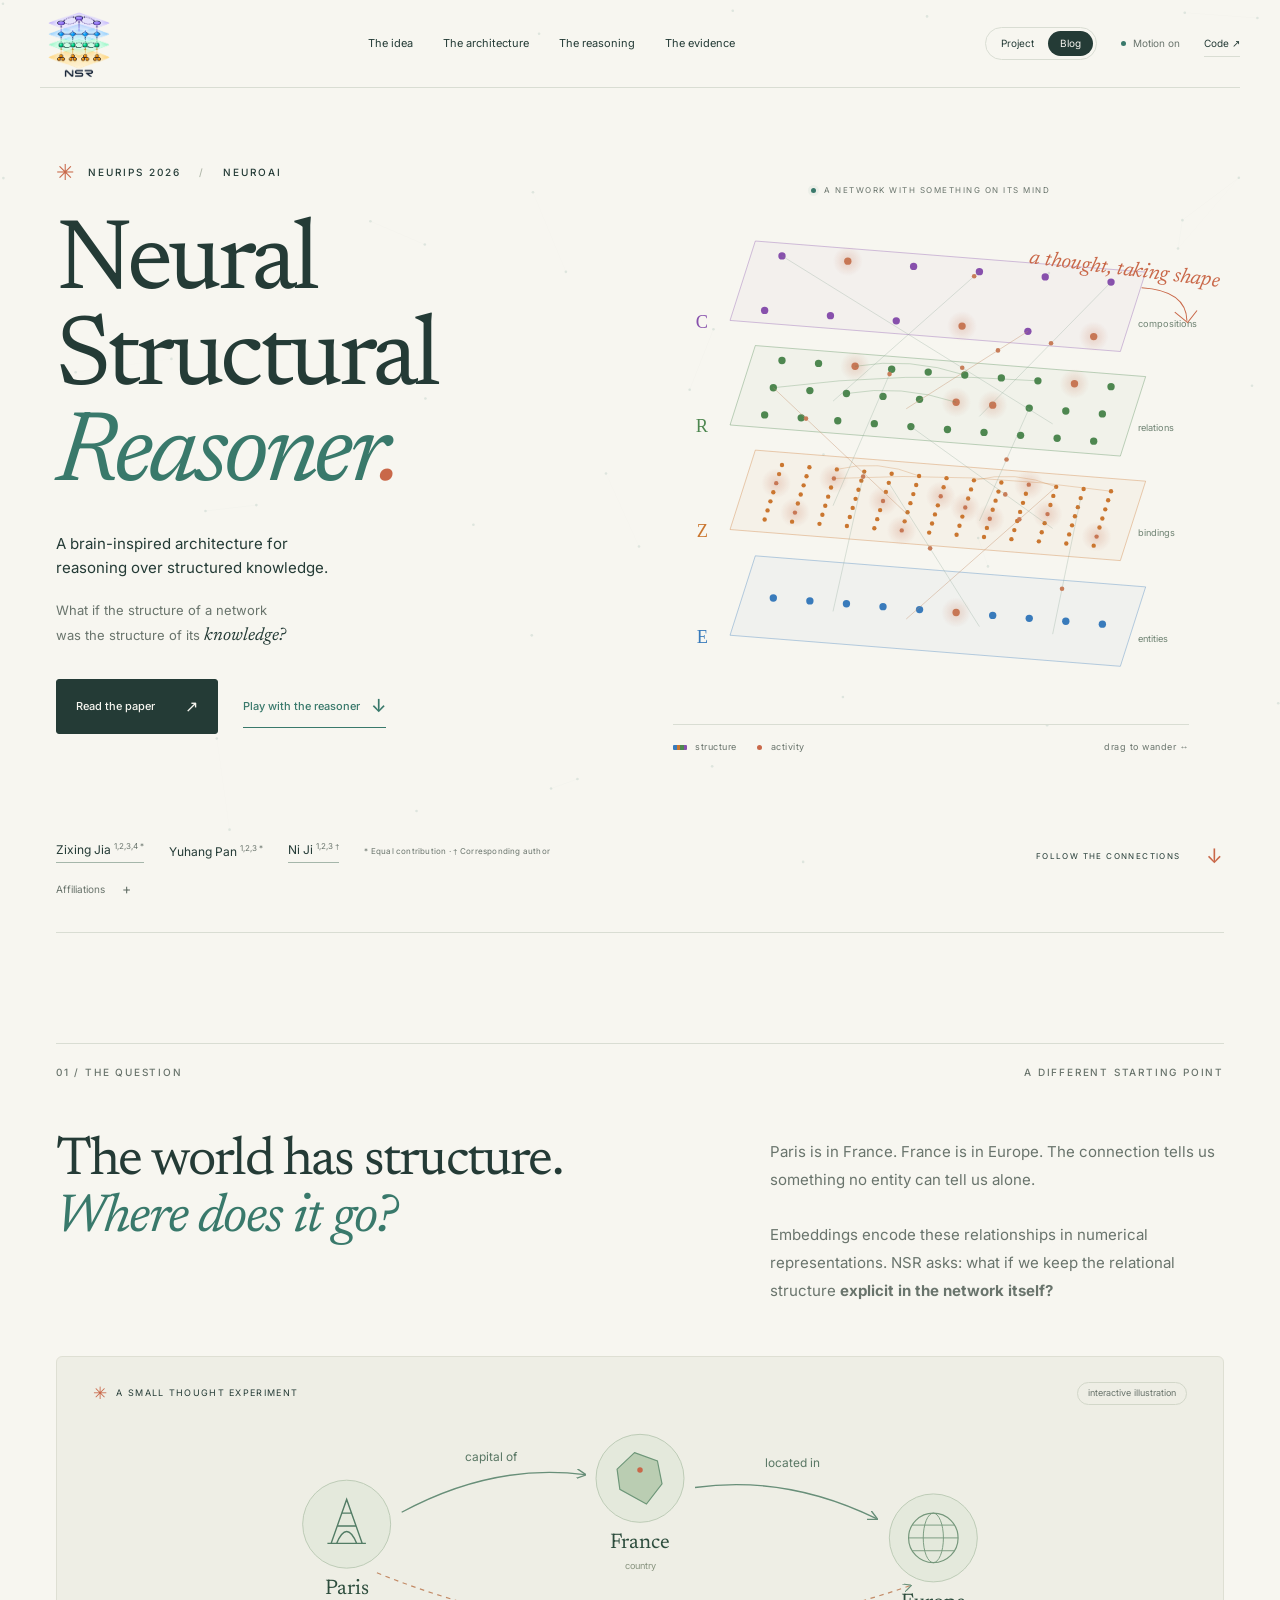
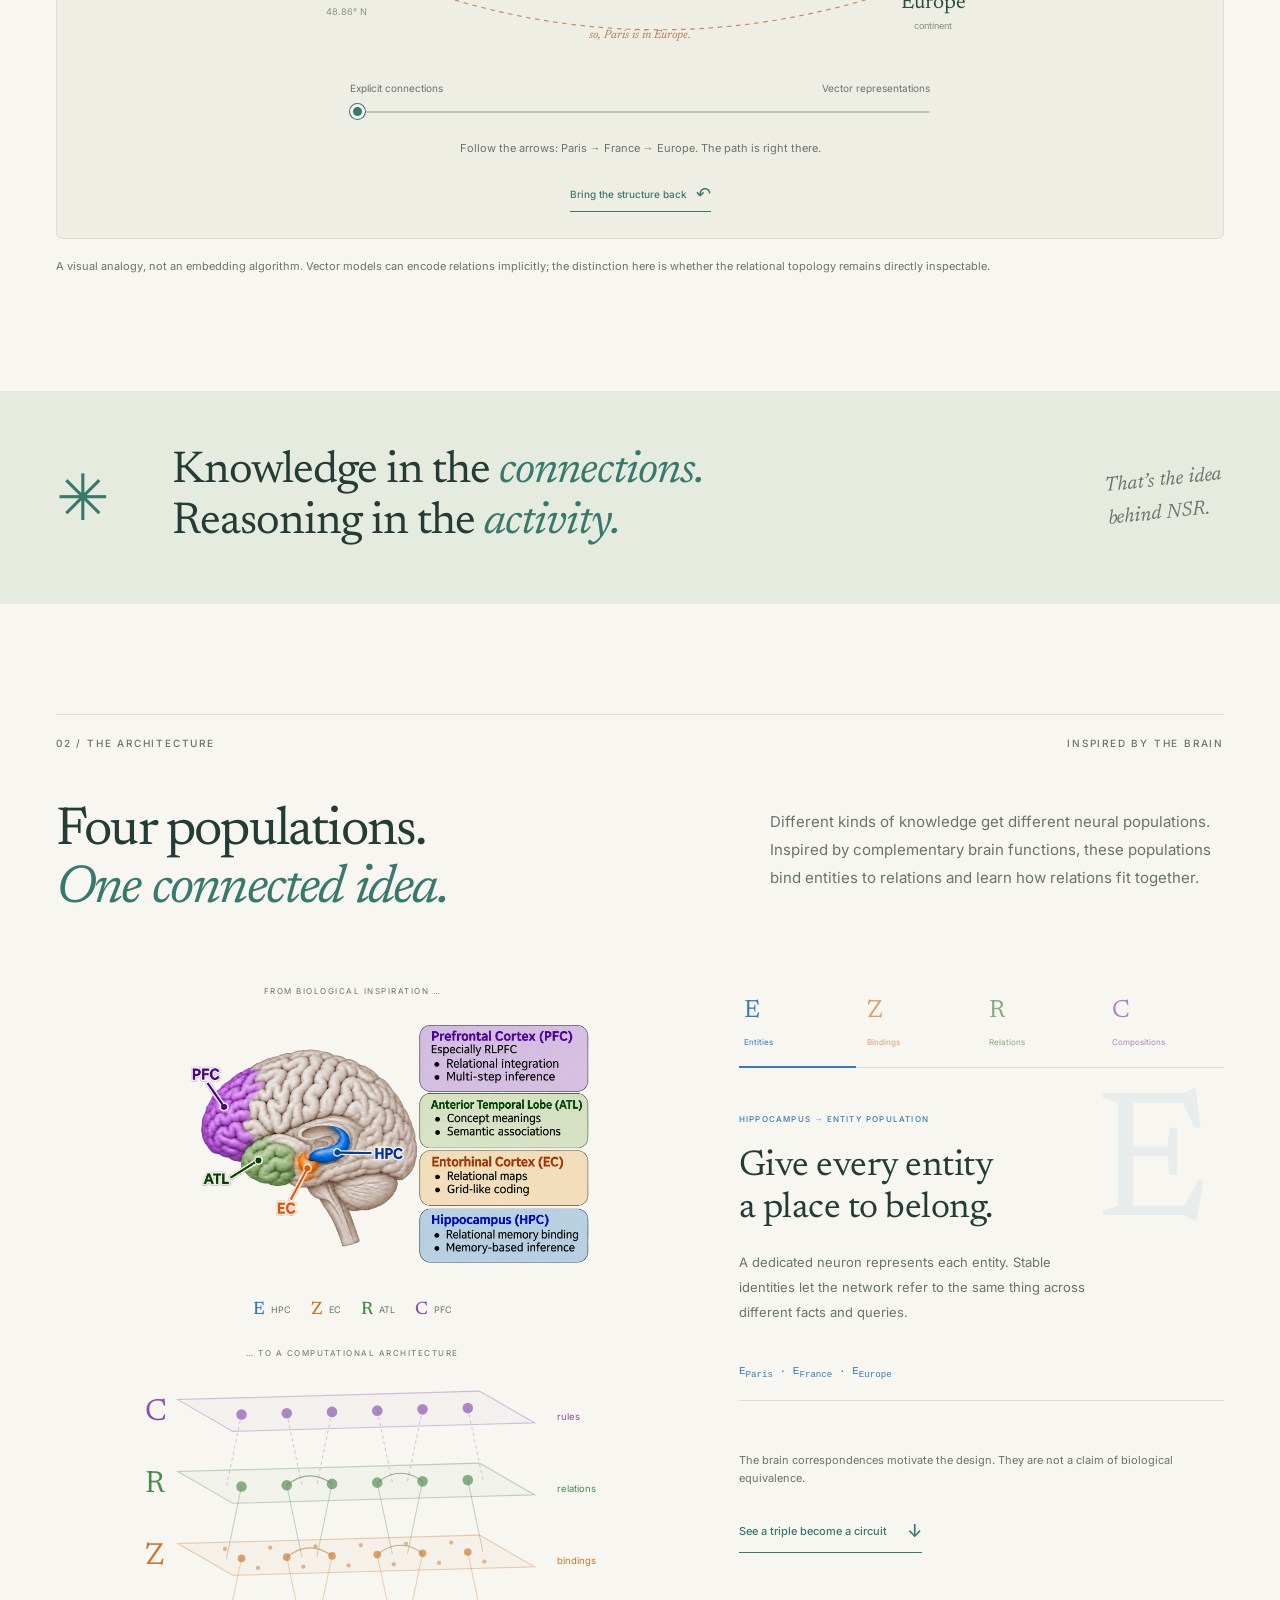
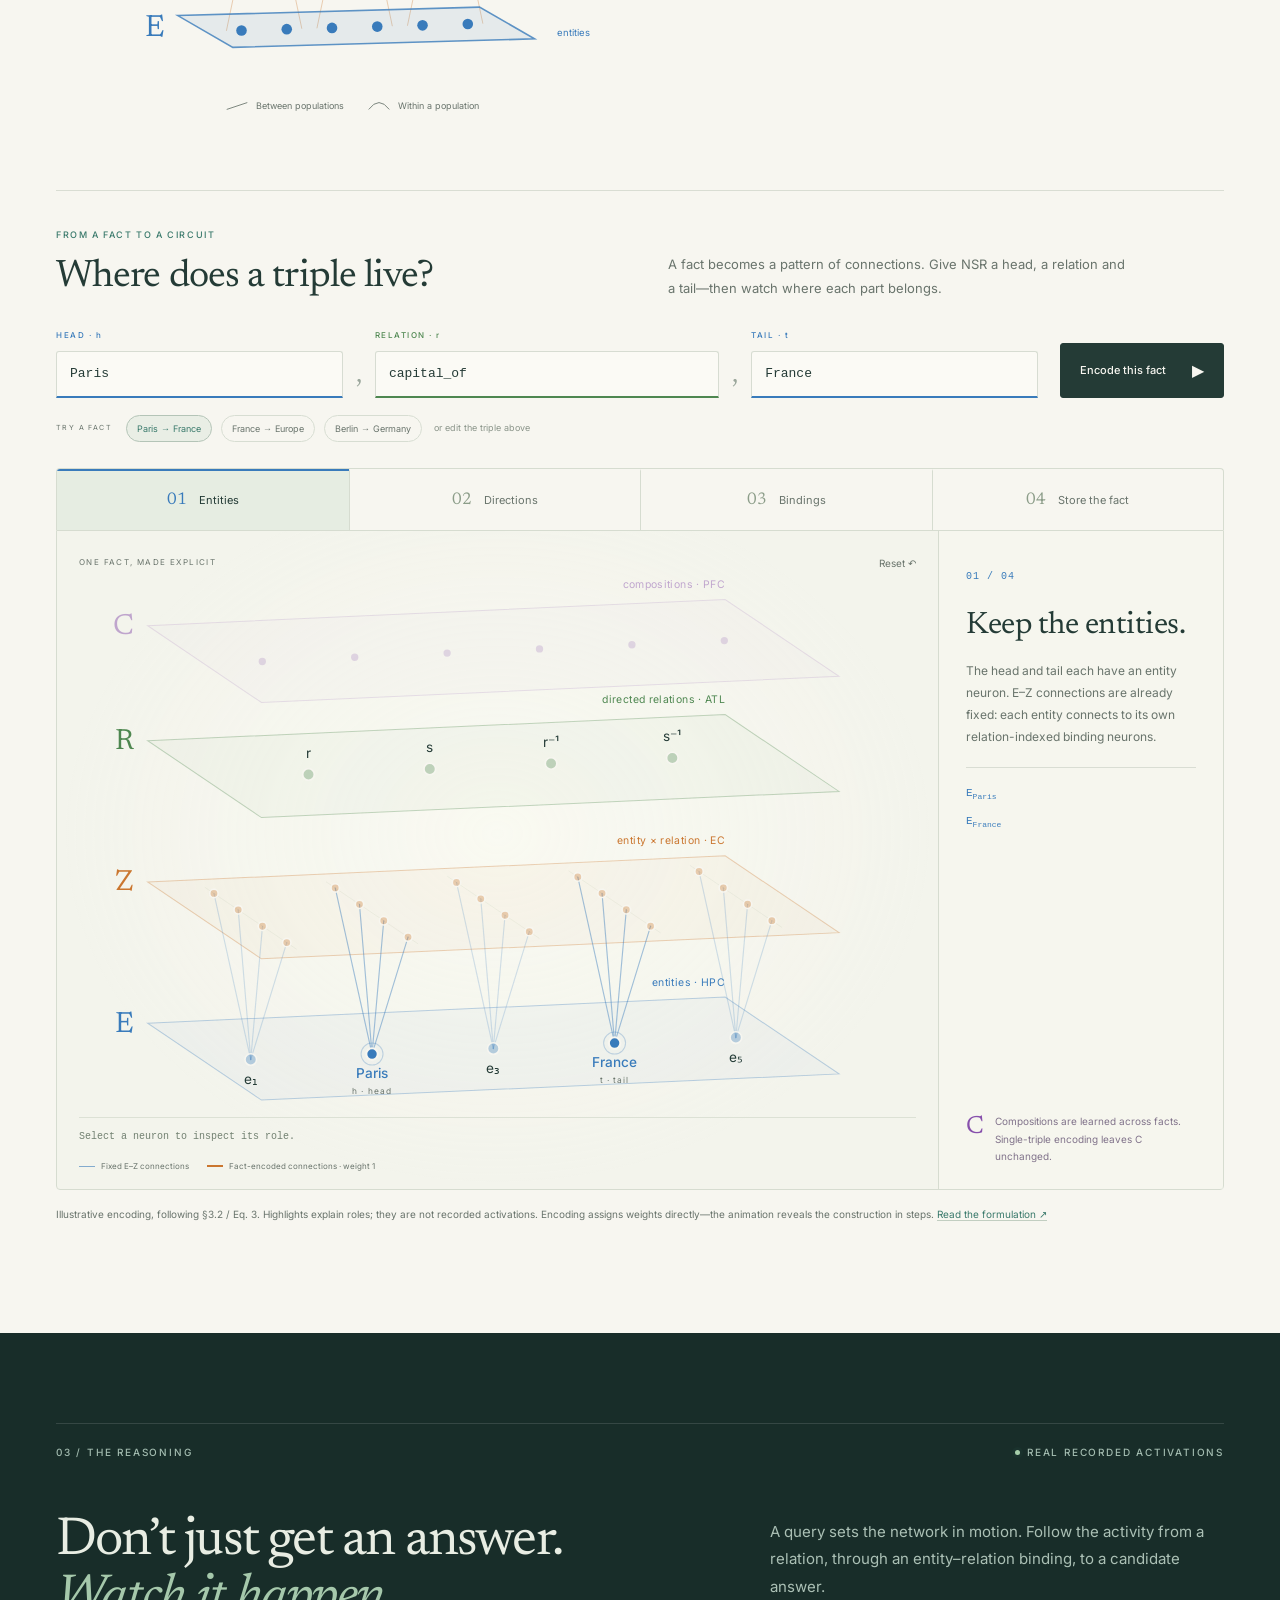
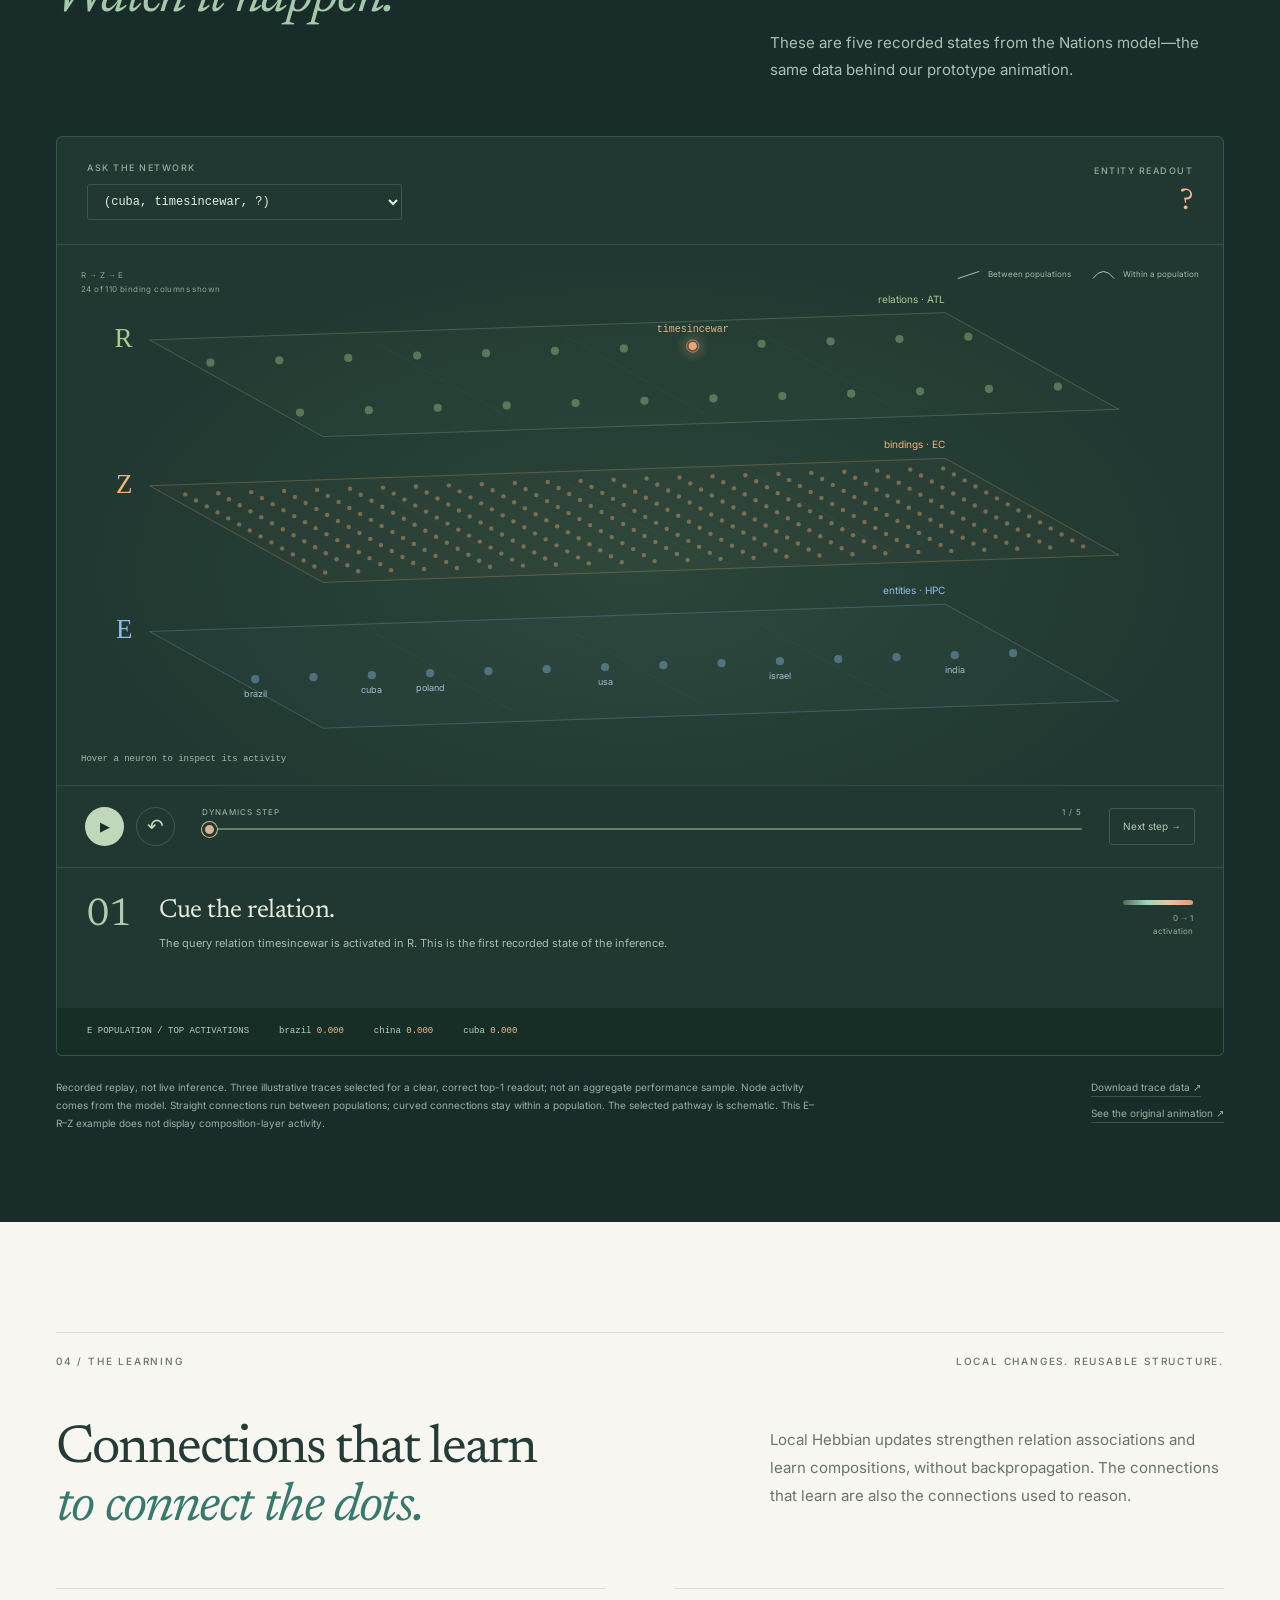
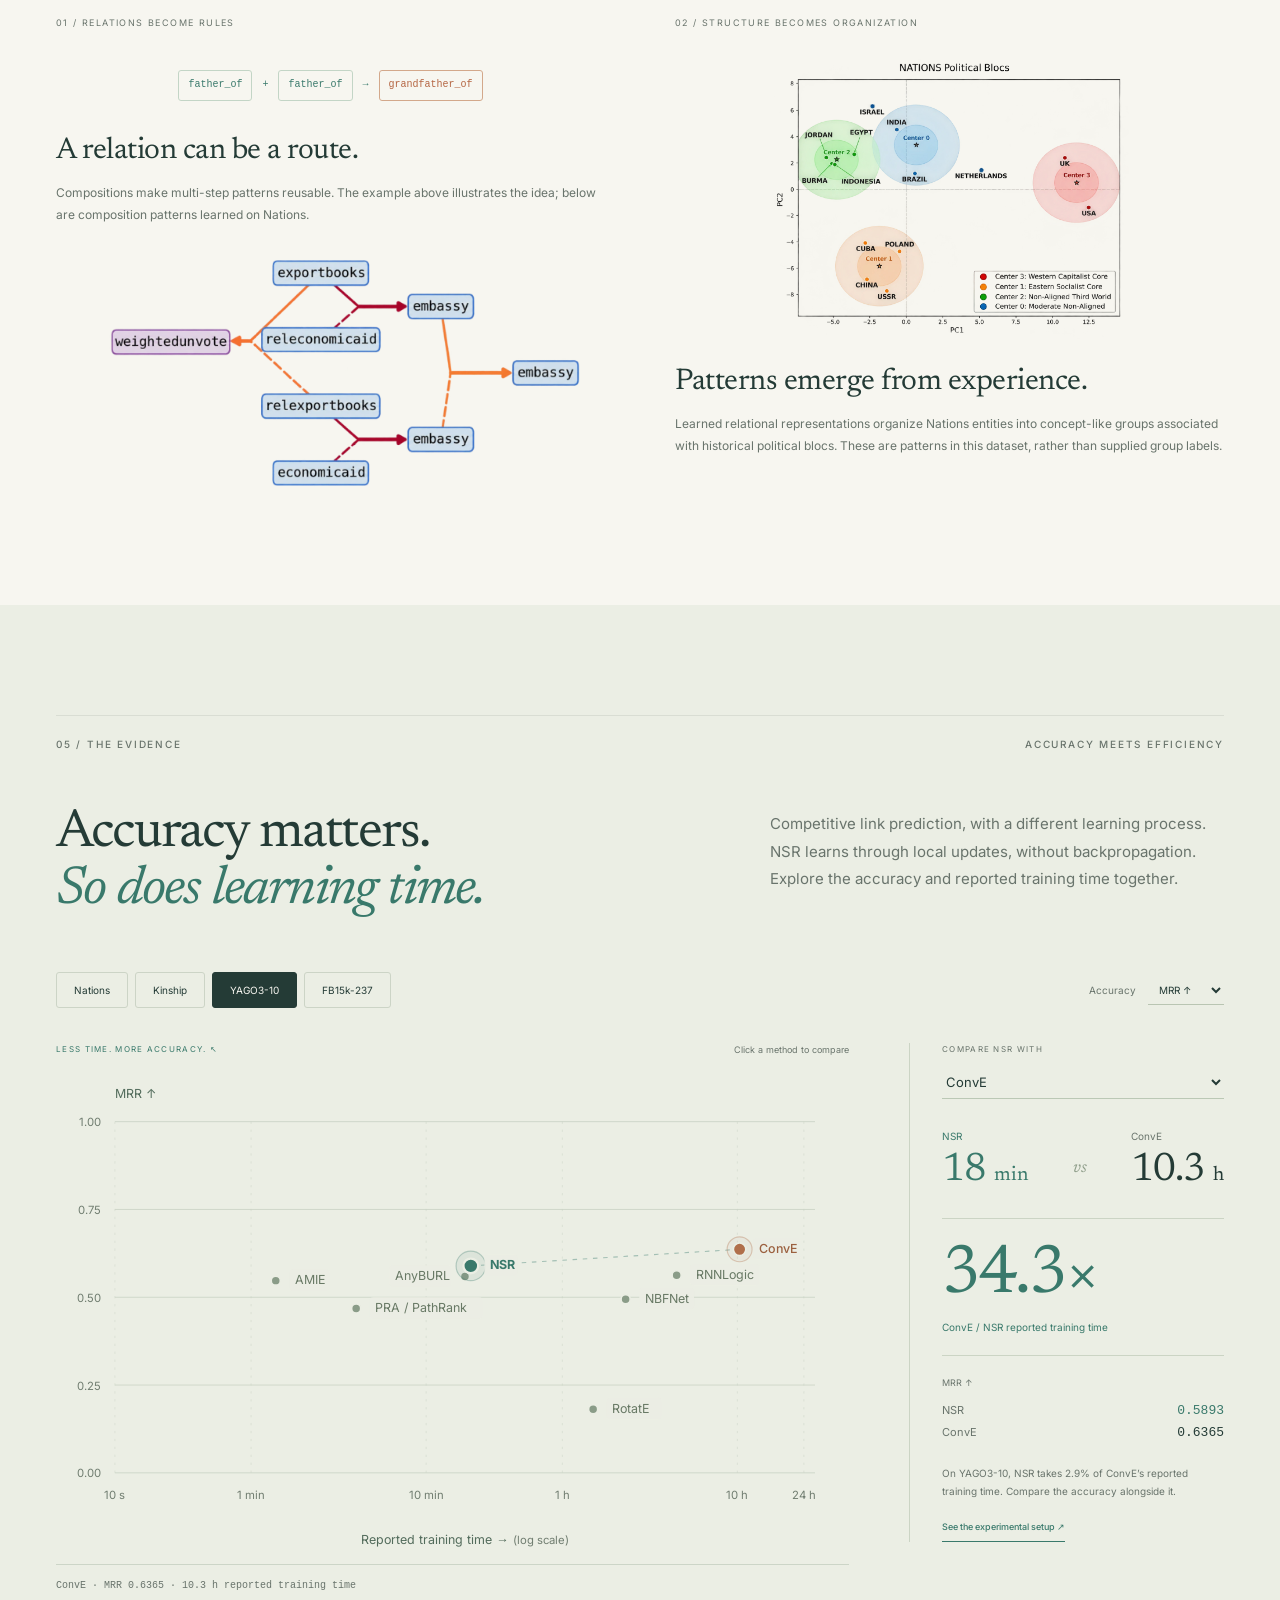
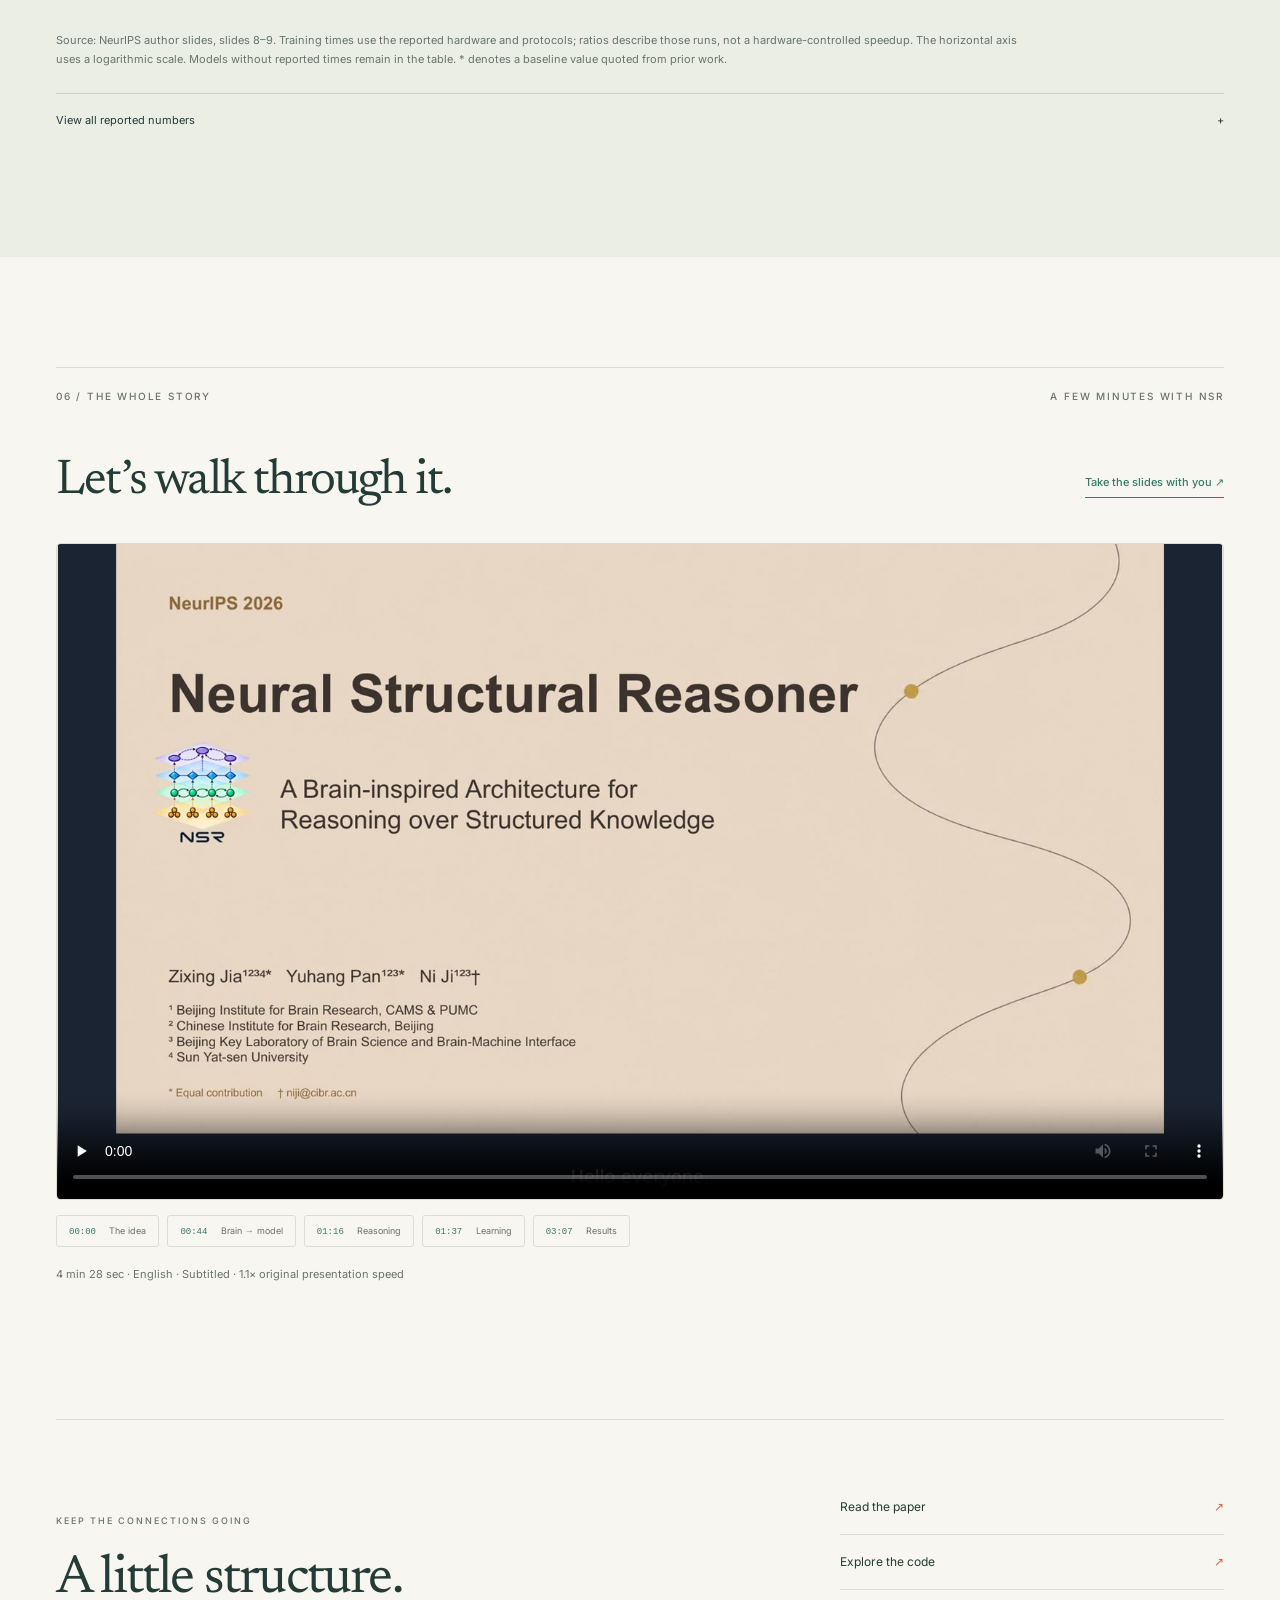
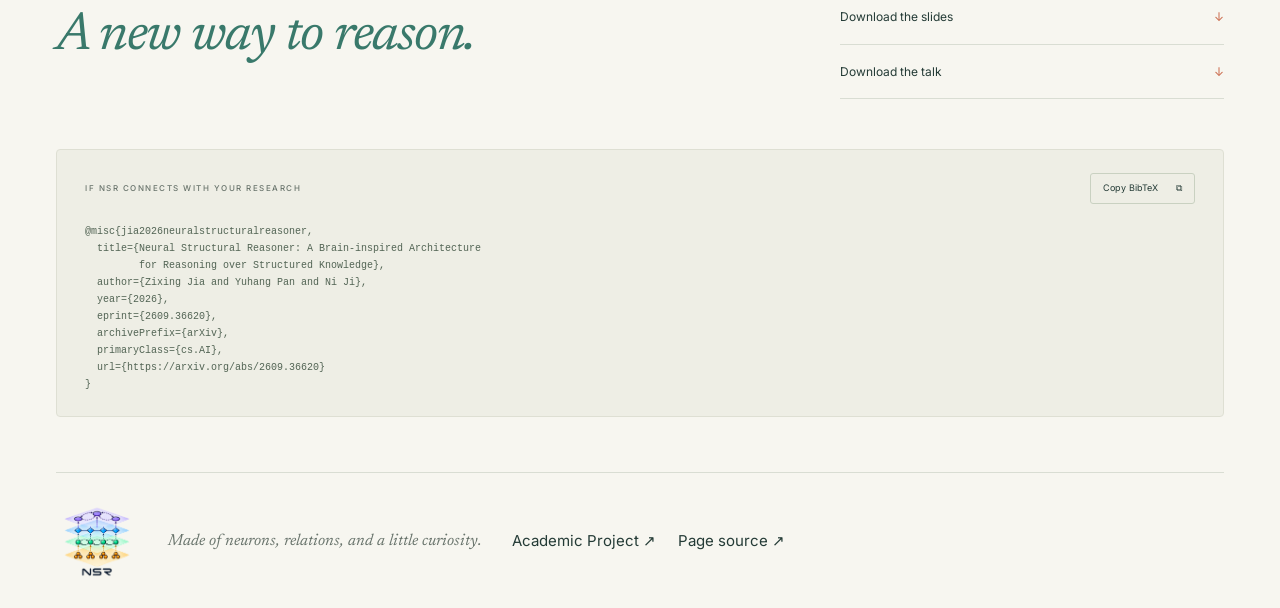
<file: index.html>
<!doctype html>
<html lang="en">
<head>
  <meta charset="utf-8">
  <meta name="viewport" content="width=device-width, initial-scale=1">
  <meta name="theme-color" content="#f7f6f0">
  <title>NSR Blog — A little structure. A new way to reason.</title>
  <meta name="description" content="Neural Structural Reasoner. A brain-inspired architecture that puts knowledge in neural connectivity and makes reasoning visible. NeurIPS 2026.">
  <meta property="og:title" content="Neural Structural Reasoner · NeurIPS 2026">
  <meta property="og:description" content="What if the structure of a network was the structure of its knowledge? Explore NSR through interactive experiments and real neural activation traces.">
  <meta property="og:type" content="website">
  <meta property="og:url" content="https://horserunningwild.github.io/NSR/">
  <meta property="og:image" content="https://horserunningwild.github.io/NSR/assets/social.png">
  <meta name="twitter:card" content="summary_large_image">
  <link rel="icon" href="assets/nsr-logo.png?v=20261114-4" type="image/png">
  <link rel="stylesheet" href="style.css?v=20261114-4">
  <link rel="stylesheet" href="encoding.css?v=20261114-1">
  <script defer src="app.js?v=20261114-3"></script>
  <script defer src="benchmarks.js?v=20261114-3"></script>
  <script defer src="encoding.js?v=20261114-1"></script>
</head>
<body>
  <a class="skip-link" href="#main">Skip to content</a>
  <div class="boot" id="boot" aria-hidden="true"><img class="boot-logo" src="assets/nsr-logo.png" width="347" height="347" alt=""><span>Wiring a little reasoning<span class="loading-dots">…</span></span><small>entities → relations → possibilities</small></div>
  <canvas id="ambient" aria-hidden="true"></canvas>
  <header class="site-header">
    <a class="brand" href="#" aria-label="NSR — return to top and spark the network"><img class="brand-logo" src="assets/nsr-logo.png" width="347" height="347" alt="NSR"></a>
    <nav aria-label="Main navigation"><a href="#idea">The idea</a><a href="#architecture">The architecture</a><a href="#reasoning">The reasoning</a><a href="#results">The evidence</a></nav>
    <div class="header-actions"><div class="version-switch" role="navigation" aria-label="Page version"><a href="project/">Project</a><a href="./" aria-current="page">Blog</a></div><button class="motion-toggle" id="motion-toggle" type="button" aria-pressed="false" aria-label="Pause decorative animation"><span class="motion-indicator"></span><span id="motion-label">Motion on</span></button><a class="header-code" href="https://github.com/navbrainlab/Neural-Structural-Reasoner-NSR" target="_blank" rel="noopener">Code ↗</a></div>
  </header>
  <main id="main">
    <section class="hero wrap" aria-labelledby="hero-title">
      <div class="hero-copy">
        <div class="eyebrow"><span class="tiny-star">✳</span> NEURIPS 2026 <span class="eyebrow-sep">/</span> NEUROAI</div>
        <h1 id="hero-title">Neural<br>Structural<br><em>Reasoner<span class="title-period">.</span></em></h1>
        <p class="hero-subtitle">A brain-inspired architecture for<br>reasoning over structured knowledge.</p>
        <p class="hero-thought">What if the structure of a network<br>was the structure of its <em>knowledge?</em></p>
        <div class="hero-links"><a class="button primary" href="https://arxiv.org/abs/2609.36620" target="_blank" rel="noopener">Read the paper <span>↗</span></a><a class="text-link" href="#reasoning">Play with the reasoner <span>↓</span></a></div>
      </div>
      <div class="hero-art">
        <div class="art-topline"><span class="live-dot"></span> A NETWORK WITH SOMETHING ON ITS MIND</div>
        <canvas id="hero-network" role="img" aria-label="An animated illustration of four connected neural populations. Drag to rotate the network."></canvas>
        <div class="art-handnote">a thought, taking shape <svg viewBox="0 0 80 45" aria-hidden="true"><path d="M4 3Q55 0 60 34M45 26L61 36L70 21"/></svg></div>
        <div class="art-caption"><span><i class="key-dot teal"></i> structure <i class="key-dot coral"></i> activity</span><span>drag to wander ↔</span></div>
      </div>
      <div class="hero-bottom">
        <div class="author-block">
          <div class="authors"><a href="https://horserunningwild.github.io/" target="_blank" rel="noopener">Zixing Jia<sup>1,2,3,4 *</sup></a><span>Yuhang Pan<sup>1,2,3 *</sup></span><a href="https://cibr.ac.cn/teamDetail/cibrTeamteam/7eaf96c5b298444b84328680fb1b7a15/Ni%20Ji" target="_blank" rel="noopener">Ni Ji<sup>1,2,3 †</sup></a><small>* Equal contribution · † Corresponding author</small></div>
          <details class="author-affiliations"><summary>Affiliations <span aria-hidden="true">+</span></summary><ol><li>Beijing Institute for Brain Research, CAMS &amp; PUMC</li><li>Chinese Institute for Brain Research, Beijing</li><li>Beijing Key Laboratory of Brain Science and Brain-Machine Interface</li><li>Sun Yat-sen University</li></ol></details>
        </div>
        <a class="scroll-note" href="#idea">FOLLOW THE CONNECTIONS <span>↓</span></a>
      </div>
    </section>

    <section class="section wrap" id="idea" aria-labelledby="idea-title">
      <div class="section-kicker"><span>01 / THE QUESTION</span><span>A DIFFERENT STARTING POINT</span></div>
      <div class="section-intro"><h2 id="idea-title">The world has structure.<br><em>Where does it go?</em></h2><p>Paris is in France. France is in Europe. The connection tells us something no entity can tell us alone.<br><br>Embeddings encode these relationships in numerical representations. NSR asks: what if we keep the relational structure <strong>explicit in the network itself?</strong></p></div>
      <div class="compression-lab">
        <div class="lab-top"><span class="lab-label"><span class="tiny-star">✳</span> A SMALL THOUGHT EXPERIMENT</span><span class="lab-tag">interactive illustration</span></div>
        <div id="compression-scene" class="compression-scene"><svg viewBox="0 0 1000 300" id="compression-svg" role="img" aria-label="A relational graph of Paris, France and Europe transforms into three illustrative numeric vectors as you move the slider."></svg></div>
        <div class="compression-bottom"><div class="range-labels"><label for="compress-range">Explicit connections</label><span>Vector representations</span></div><input type="range" id="compress-range" min="0" max="100" value="0" aria-label="Transform the graph into illustrative vector representations"><p id="compression-caption" aria-live="polite">Follow the arrows: Paris → France → Europe. The path is right there.</p><button class="text-link restore-button" id="restore-structure" type="button">Bring the structure back <span>↶</span></button></div>
      </div>
      <p class="figure-note">A visual analogy, not an embedding algorithm. Vector models can encode relations implicitly; the distinction here is whether the relational topology remains directly inspectable.</p>
    </section>

    <div class="manifesto"><div class="wrap"><span class="tiny-star">✳</span><p>Knowledge in the <em>connections.</em><br>Reasoning in the <em>activity.</em></p><span class="manifesto-note">That’s the idea<br>behind NSR.</span></div></div>

    <section class="section wrap" id="architecture" aria-labelledby="architecture-title">
      <div class="section-kicker"><span>02 / THE ARCHITECTURE</span><span>INSPIRED BY THE BRAIN</span></div>
      <div class="section-intro"><h2 id="architecture-title">Four populations.<br><em>One connected idea.</em></h2><p>Different kinds of knowledge get different neural populations. Inspired by complementary brain functions, these populations bind entities to relations and learn how relations fit together.</p></div>
      <div class="architecture-grid">
        <div class="architecture-visual"><div class="diagram-caption">FROM BIOLOGICAL INSPIRATION …</div><img class="brain-image" src="assets/brain-regions.webp?v=20261114-2" width="1725" height="912" alt="Brain regions inspiring NSR: prefrontal cortex for relational integration; anterior temporal lobe for concepts; entorhinal cortex for relational maps; hippocampus for relational memory." loading="lazy"><div class="population-key" aria-label="Brain region to neural population colors"><span data-population="E"><b>E</b> HPC</span><span data-population="Z"><b>Z</b> EC</span><span data-population="R"><b>R</b> ATL</span><span data-population="C"><b>C</b> PFC</span></div><div class="diagram-caption">… TO A COMPUTATIONAL ARCHITECTURE</div><svg viewBox="0 0 560 310" id="architecture-svg" role="img" aria-label="Four linked populations C, R, Z and E. Select a population to explore its role."></svg><div class="connection-legend"><span><svg viewBox="0 0 28 12" aria-hidden="true"><path d="M2 10L26 2"/></svg>Between populations</span><span><svg viewBox="0 0 28 12" aria-hidden="true"><path d="M2 10Q14 -6 26 10"/></svg>Within a population</span></div></div>
        <div class="architecture-details"><div class="layer-tabs" role="tablist" aria-label="Neural populations"><button type="button" role="tab" aria-selected="true" aria-controls="layer-panel" id="tab-E" data-layer="E">E<span>Entities</span></button><button type="button" role="tab" aria-selected="false" aria-controls="layer-panel" id="tab-Z" data-layer="Z" tabindex="-1">Z<span>Bindings</span></button><button type="button" role="tab" aria-selected="false" aria-controls="layer-panel" id="tab-R" data-layer="R" tabindex="-1">R<span>Relations</span></button><button type="button" role="tab" aria-selected="false" aria-controls="layer-panel" id="tab-C" data-layer="C" tabindex="-1">C<span>Compositions</span></button></div><div id="layer-panel" role="tabpanel" aria-labelledby="tab-E" tabindex="0"><span class="layer-symbol" id="layer-symbol">E</span><p class="eyebrow" id="layer-brain">HIPPOCAMPUS → ENTITY POPULATION</p><h3 id="layer-title">Give every entity<br>a place to belong.</h3><p id="layer-description">A dedicated neuron represents each entity. Stable identities let the network refer to the same thing across different facts and queries.</p><div class="layer-example" id="layer-example">E<sub>Paris</sub> · E<sub>France</sub> · E<sub>Europe</sub></div></div><p class="figure-note">The brain correspondences motivate the design. They are not a claim of biological equivalence.</p><a class="text-link encoding-jump" href="#encoding">See a triple become a circuit <span>↓</span></a></div>
      </div>
      <div class="encoding-lab" id="encoding" role="region" aria-labelledby="encoding-title">
        <div class="encoding-heading"><div><span class="eyebrow">FROM A FACT TO A CIRCUIT</span><h3 id="encoding-title">Where does a triple live?</h3></div><p>A fact becomes a pattern of connections. Give NSR a head, a relation and a tail—then watch where each part belongs.</p></div>
        <form id="encoding-form" class="encoding-form">
          <div class="encoding-triple-inputs"><label for="encoding-head"><span>HEAD · h</span><input id="encoding-head" name="head" value="Paris" maxlength="28" required autocomplete="off" spellcheck="false"></label><span class="encoding-comma" aria-hidden="true">,</span><label for="encoding-relation"><span>RELATION · r</span><input id="encoding-relation" name="relation" value="capital_of" maxlength="28" required autocomplete="off" spellcheck="false"></label><span class="encoding-comma" aria-hidden="true">,</span><label for="encoding-tail"><span>TAIL · t</span><input id="encoding-tail" name="tail" value="France" maxlength="28" required autocomplete="off" spellcheck="false"></label></div>
          <button type="submit" id="encoding-play" class="button primary">Encode this fact <span aria-hidden="true">▶</span></button>
        </form>
        <div class="encoding-examples"><span>TRY A FACT</span><button type="button" data-encoding-example="0" aria-pressed="true">Paris → France</button><button type="button" data-encoding-example="1" aria-pressed="false">France → Europe</button><button type="button" data-encoding-example="2" aria-pressed="false">Berlin → Germany</button><span class="encoding-example-note">or edit the triple above</span></div>
        <div class="encoding-steps" role="group" aria-label="Encoding stages"><button type="button" data-encoding-step="0" aria-current="step"><span>01</span>Entities</button><button type="button" data-encoding-step="1"><span>02</span>Directions</button><button type="button" data-encoding-step="2"><span>03</span>Bindings</button><button type="button" data-encoding-step="3"><span>04</span>Store the fact</button></div>
        <div class="encoding-workspace">
          <div class="encoding-figure">
            <div class="encoding-figure-top"><span>ONE FACT, MADE EXPLICIT</span><button type="button" id="encoding-reset" aria-label="Reset the triple encoding demonstration">Reset ↶</button></div>
            <svg id="encoding-svg" viewBox="0 0 800 500" role="group" aria-label="An illustrative NSR circuit encoding a triple across E, R and Z. Select a node to inspect its role."></svg>
            <div class="encoding-inspector" id="encoding-inspector" role="status">Select a neuron to inspect its role.</div>
            <div class="encoding-legend"><span><i class="encoding-line fixed"></i>Fixed E–Z connections</span><span><i class="encoding-line written"></i>Fact-encoded connections · weight 1</span></div>
          </div>
          <div class="encoding-story">
            <div class="encoding-narration" aria-live="polite" aria-atomic="true"><span class="encoding-step-number" id="encoding-number">01 / 04</span><h4 id="encoding-step-title">Keep the entities.</h4><p id="encoding-description">The head and tail each have an entity neuron. E–Z connections are already fixed: each entity connects to its own relation-indexed binding neurons.</p><div class="encoding-notation" id="encoding-notation"></div></div>
            <div class="encoding-receipt" id="encoding-receipt"><span class="small-label">THE SAME FACT, IN REVERSE</span><p id="encoding-inverse"></p><small>r⁻¹ is the inverse direction of r.</small></div>
            <p class="encoding-c-note"><b>C</b><span>Compositions are learned across facts. Single-triple encoding leaves C unchanged.</span></p>
          </div>
        </div>
        <p class="encoding-footnote">Illustrative encoding, following §3.2 / Eq. 3. Highlights explain roles; they are not recorded activations. Encoding assigns weights directly—the animation reveals the construction in steps. <a href="https://arxiv.org/abs/2609.36620" target="_blank" rel="noopener">Read the formulation ↗</a></p>
      </div>
    </section>

    <section class="reasoning-section" id="reasoning" aria-labelledby="reasoning-title"><div class="wrap">
      <div class="section-kicker"><span>03 / THE REASONING</span><span class="live-label"><span class="live-dot"></span> REAL RECORDED ACTIVATIONS</span></div>
      <div class="section-intro"><h2 id="reasoning-title">Don’t just get an answer.<br><em>Watch it happen.</em></h2><p>A query sets the network in motion. Follow the activity from a relation, through an entity–relation binding, to a candidate answer.<br><br>These are five recorded states from the Nations model—the same data behind our prototype animation.</p></div>
      <div class="reasoning-lab" id="reasoning-lab">
        <div class="reasoning-toolbar"><div><label class="small-label" for="query-select">ASK THE NETWORK</label><select id="query-select" disabled><option>Loading recorded queries…</option></select></div><div class="query-answer"><span class="small-label">ENTITY READOUT</span><strong id="answer-value">?</strong></div></div>
        <div class="trace-stage"><div class="trace-edge-key"><span><svg viewBox="0 0 28 12" aria-hidden="true"><path d="M2 10L26 2"/></svg>Between populations</span><span><svg viewBox="0 0 28 12" aria-hidden="true"><path d="M2 10Q14 -6 26 10"/></svg>Within a population</span></div><canvas id="trace-canvas" role="img" aria-label="Recorded neural activations in the relation R, binding Z and entity E populations. Use the step controls and text summary to follow the inference."></canvas><div class="trace-inspector" id="trace-inspector">Hover a neuron to inspect its activity</div><span class="trace-stage-note">R → Z → E<br>24 of 110 binding columns shown</span></div>
        <div class="trace-controls"><button class="round-button" id="trace-play" type="button" aria-label="Play recorded inference" disabled>▶</button><button class="round-button secondary-round" id="trace-reset" type="button" aria-label="Reset inference to step 1" disabled>↶</button><div class="trace-progress"><label for="trace-step">DYNAMICS STEP <strong id="step-count">1 / 5</strong></label><input type="range" id="trace-step" min="0" max="4" value="0" step="1" aria-label="Recorded dynamics step" disabled></div><button class="step-button" id="trace-next" type="button" disabled>Next step →</button></div>
        <div class="trace-narration" aria-live="polite"><span id="trace-number">01</span><div><h3 id="trace-title">Cue the relation.</h3><p id="trace-description">Loading the recorded activation data…</p></div><span class="trace-swatch"><i></i>0 → 1<br>activation</span></div>
        <div class="readout-strip" id="readout-strip" aria-label="Top entity activations at the selected step"></div>
      </div>
      <div class="trace-footnotes"><p>Recorded replay, not live inference. Three illustrative traces selected for a clear, correct top-1 readout; not an aggregate performance sample. Node activity comes from the model. Straight connections run between populations; curved connections stay within a population. The selected pathway is schematic. This E–R–Z example does not display composition-layer activity.</p><div><a href="data/traces.json" download>Download trace data ↗</a><button type="button" class="plain-button" id="open-prototype">See the original animation ↗</button></div></div>
    </div></section>

    <section class="section wrap learning" id="learning" aria-labelledby="learning-title"><div class="section-kicker"><span>04 / THE LEARNING</span><span>LOCAL CHANGES. REUSABLE STRUCTURE.</span></div><div class="section-intro"><h2 id="learning-title">Connections that learn<br><em>to connect the dots.</em></h2><p>Local Hebbian updates strengthen relation associations and learn compositions, without backpropagation. The connections that learn are also the connections used to reason.</p></div><div class="learning-grid"><article><span class="mini-index">01 / RELATIONS BECOME RULES</span><div class="rule-illustration" aria-label="An illustrative father-of relation composed twice implies grandfather-of"><span>father_of</span><b>+</b><span>father_of</span><b>→</b><span>grandfather_of</span></div><h3>A relation can be a route.</h3><p>Compositions make multi-step patterns reusable. The example above illustrates the idea; below are composition patterns learned on Nations.</p><img src="assets/composition-rules.webp" alt="Learned Nations composition routes involving exportbooks, releconomicaid, relexportbooks, economicaid and embassy." loading="lazy" width="720" height="450"></article><article><span class="mini-index">02 / STRUCTURE BECOMES ORGANIZATION</span><img class="clusters" src="assets/nations-clusters.webp" alt="Projection of learned Nations representations shows concept-like groupings associated with historical political blocs." loading="lazy" width="720" height="450"><h3>Patterns emerge from experience.</h3><p>Learned relational representations organize Nations entities into concept-like groups associated with historical political blocs. These are patterns in this dataset, rather than supplied group labels.</p></article></div></section>

    <section class="section results-section" id="results" aria-labelledby="results-title"><div class="wrap">
      <div class="section-kicker"><span>05 / THE EVIDENCE</span><span>ACCURACY MEETS EFFICIENCY</span></div>
      <div class="section-intro"><h2 id="results-title">Accuracy matters.<br><em>So does learning time.</em></h2><p>Competitive link prediction, with a different learning process. NSR learns through local updates, without backpropagation. Explore the accuracy and reported training time together.</p></div>
      <div class="results-toolbar"><div class="dataset-tabs" role="group" aria-label="Benchmark dataset"><button type="button" data-dataset="Nations" aria-pressed="false">Nations</button><button type="button" data-dataset="Kinship" aria-pressed="false">Kinship</button><button type="button" data-dataset="YAGO3-10" aria-pressed="true">YAGO3-10</button><button type="button" data-dataset="FB15k-237" aria-pressed="false">FB15k-237</button></div><label class="metric-label">Accuracy <select id="metric-select"><option value="mrr">MRR ↑</option><option value="hits">Hits@1 ↑</option></select></label></div>
      <div class="efficiency-layout">
        <div class="efficiency-plot">
          <div class="plot-heading"><span>LESS TIME. MORE ACCURACY. ↖</span><span>Click a method to compare</span></div>
          <div id="benchmark-chart" class="benchmark-chart"></div>
          <div class="plot-readout" id="plot-readout" aria-live="polite"></div>
        </div>
        <aside class="efficiency-summary">
          <label class="compare-label" for="compare-select">COMPARE NSR WITH <select id="compare-select"></select></label>
          <div id="comparison-summary" aria-live="polite">
            <div class="time-pair"><div><span>NSR</span><strong id="nsr-time">18 <small>min</small></strong></div><span class="time-versus">vs</span><div><span id="baseline-name">ConvE</span><strong id="baseline-time">10.3 <small>h</small></strong></div></div>
            <div class="time-ratio"><strong id="time-ratio">34.3×</strong><p id="ratio-description">shorter reported training time<br>than ConvE on YAGO3-10</p></div>
            <div class="accuracy-pair"><span id="accuracy-label">MRR ↑</span><p><b>NSR</b><strong id="nsr-accuracy">0.5893</strong></p><p><b id="comparison-name">ConvE</b><strong id="baseline-accuracy">0.6365</strong></p></div>
            <p class="comparison-context" id="result-context"></p>
          </div>
          <a class="text-link" href="https://arxiv.org/abs/2609.36620" target="_blank" rel="noopener">See the experimental setup ↗</a>
        </aside>
      </div>
      <p class="figure-note">Source: NeurIPS author slides, slides 8–9. Training times use the reported hardware and protocols; ratios describe those runs, not a hardware-controlled speedup. The horizontal axis uses a logarithmic scale. Models without reported times remain in the table. * denotes a baseline value quoted from prior work.</p>
      <details class="data-table-details"><summary>View all reported numbers <span aria-hidden="true">+</span></summary><div class="table-scroll" id="benchmark-table"></div></details>
    </div></section>

    <section class="section wrap film-section" id="talk" aria-labelledby="talk-title"><div class="section-kicker"><span>06 / THE WHOLE STORY</span><span>A FEW MINUTES WITH NSR</span></div><div class="film-header"><h2 id="talk-title">Let’s walk through it.</h2><a class="text-link" href="assets/neurips-slides.pptx" download>Take the slides with you ↗</a></div><video id="author-video" controls playsinline preload="none" poster="assets/talk-poster.jpg" aria-label="NeurIPS author talk in English with burned-in subtitles"><source src="assets/author-talk.mp4" type='video/mp4; codecs="avc1.640028, mp4a.40.2"'><source src="assets/author-talk.webm" type='video/webm; codecs="vp9, opus"'>Your browser does not support embedded video. <a href="assets/author-talk.mp4">Download the author talk.</a></video><nav class="video-chapters" aria-label="Author talk chapters"><button type="button" data-time="0">00:00 <span>The idea</span></button><button type="button" data-time="43.92">00:44 <span>Brain → model</span></button><button type="button" data-time="75.88">01:16 <span>Reasoning</span></button><button type="button" data-time="97.36">01:37 <span>Learning</span></button><button type="button" data-time="187.08">03:07 <span>Results</span></button></nav><p class="figure-note">4 min 28 sec · English · Subtitled · 1.1× original presentation speed</p></section>

    <section class="closing wrap" id="resources"><div class="closing-top"><div><p class="eyebrow">KEEP THE CONNECTIONS GOING</p><h2>A little structure.<br><em>A new way to reason.</em></h2></div><div class="resource-links"><a href="https://arxiv.org/abs/2609.36620" target="_blank" rel="noopener">Read the paper <span>↗</span></a><a href="https://github.com/navbrainlab/Neural-Structural-Reasoner-NSR" target="_blank" rel="noopener">Explore the code <span>↗</span></a><a href="assets/neurips-slides.pptx" download>Download the slides <span>↓</span></a><a href="assets/author-talk.mp4" download>Download the talk <span>↓</span></a></div></div><div class="citation"><div><span class="small-label">IF NSR CONNECTS WITH YOUR RESEARCH</span><button type="button" id="copy-citation">Copy BibTeX <span>⧉</span></button></div><pre id="citation-text">@misc{jia2026neuralstructuralreasoner,
  title={Neural Structural Reasoner: A Brain-inspired Architecture
         for Reasoning over Structured Knowledge},
  author={Zixing Jia and Yuhang Pan and Ni Ji},
  year={2026},
  eprint={2609.36620},
  archivePrefix={arXiv},
  primaryClass={cs.AI},
  url={https://arxiv.org/abs/2609.36620}
}</pre><span id="copy-status" class="sr-only" aria-live="polite"></span></div></section>
  </main>
  <footer class="wrap"><a class="brand" href="#" aria-label="NSR — back to top"><img class="brand-logo" src="assets/nsr-logo.png" width="347" height="347" alt="NSR"></a><p>Made of neurons, relations, and a little curiosity.</p><div class="footer-versions"><a href="project/">Academic Project ↗</a><a href="https://github.com/HorseRunningWild/NSR" target="_blank" rel="noopener">Page source ↗</a></div></footer>
  <dialog id="prototype-dialog"><div class="dialog-top"><h3>The original activation trace</h3><button type="button" id="close-prototype" aria-label="Close original animation">×</button></div><img id="prototype-image" src="assets/prototype-static.png" alt="Original prototype visualization: Cuba, timesincewar, USA, with five recorded E/R/Z activation states." width="1980" height="1100"><p>The same recorded Nations trajectory, as shown in the original visualization.</p><a href="assets/prototype.gif" download>Download GIF ↗</a></dialog>
  <noscript><div class="noscript-notice">Interactive experiments need JavaScript. The paper, slides, video and source code remain available through the links on this page.</div></noscript>
</body>
</html>
</file>
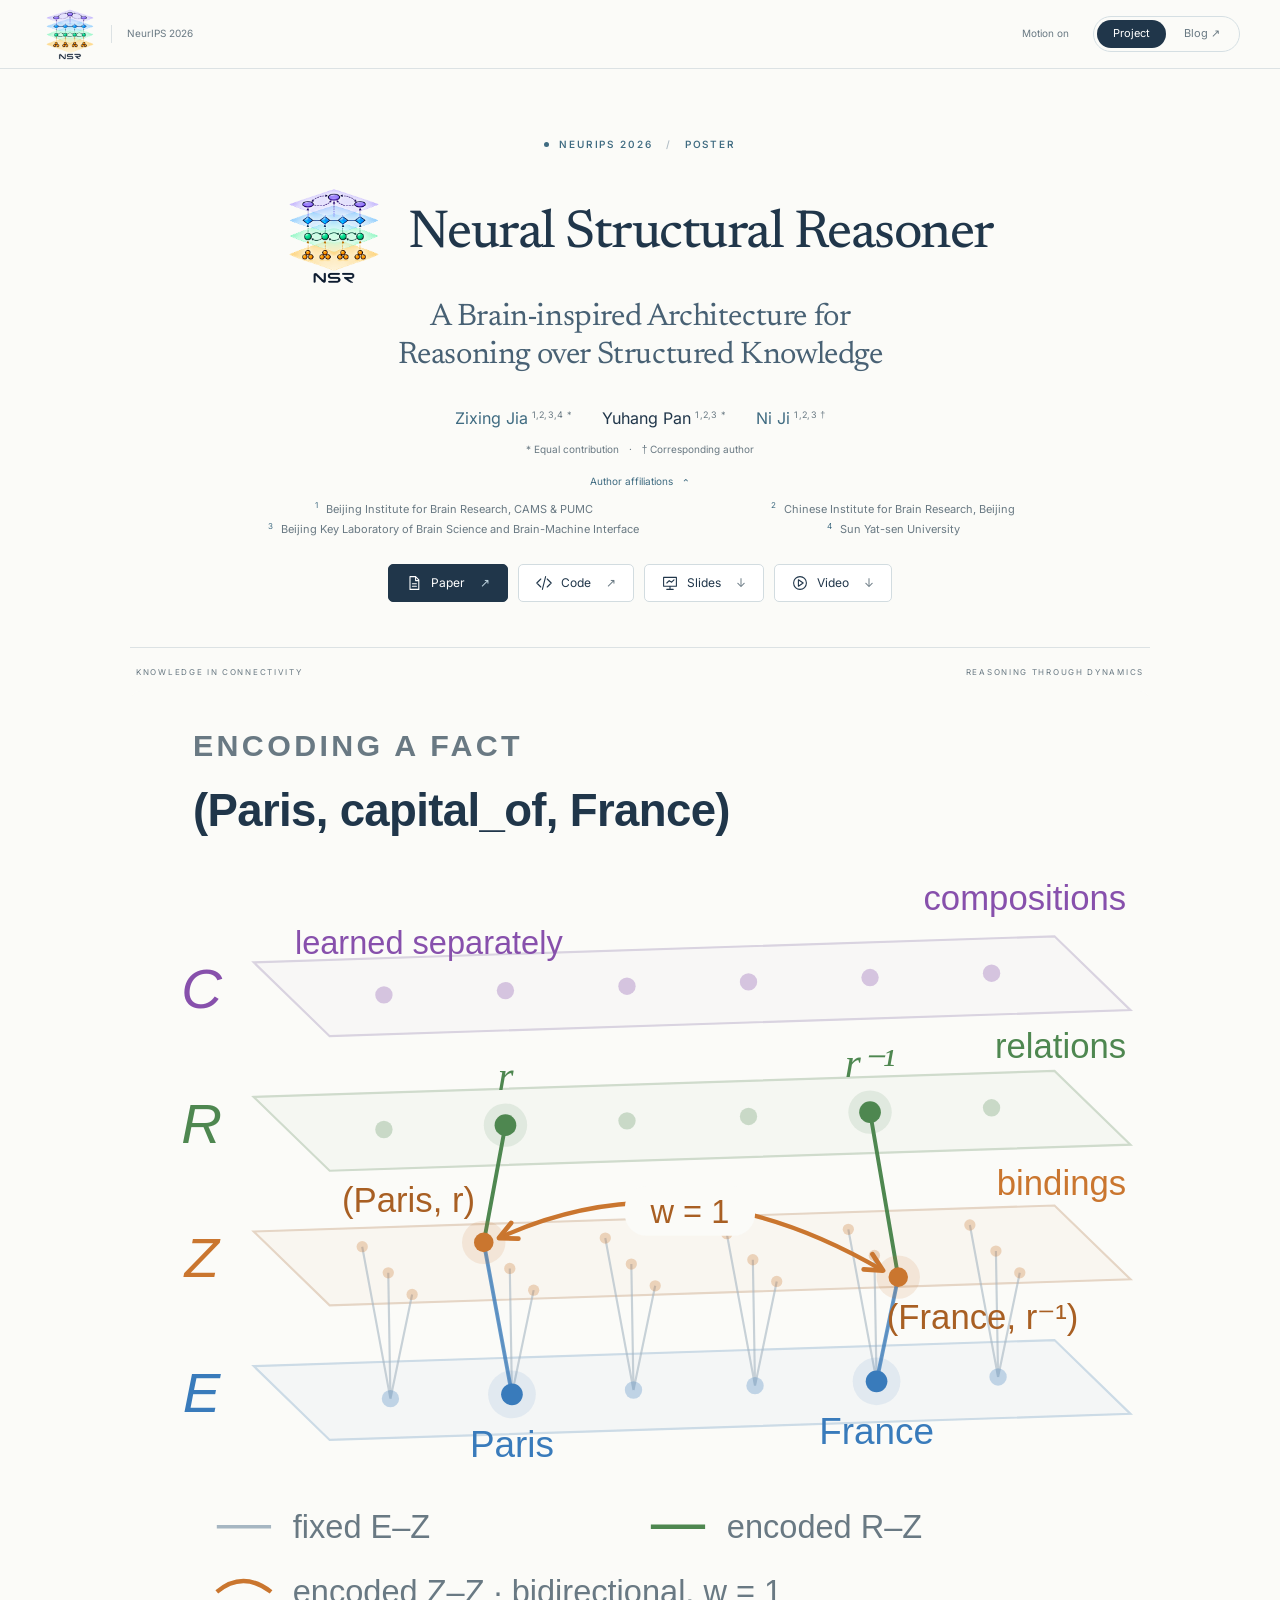
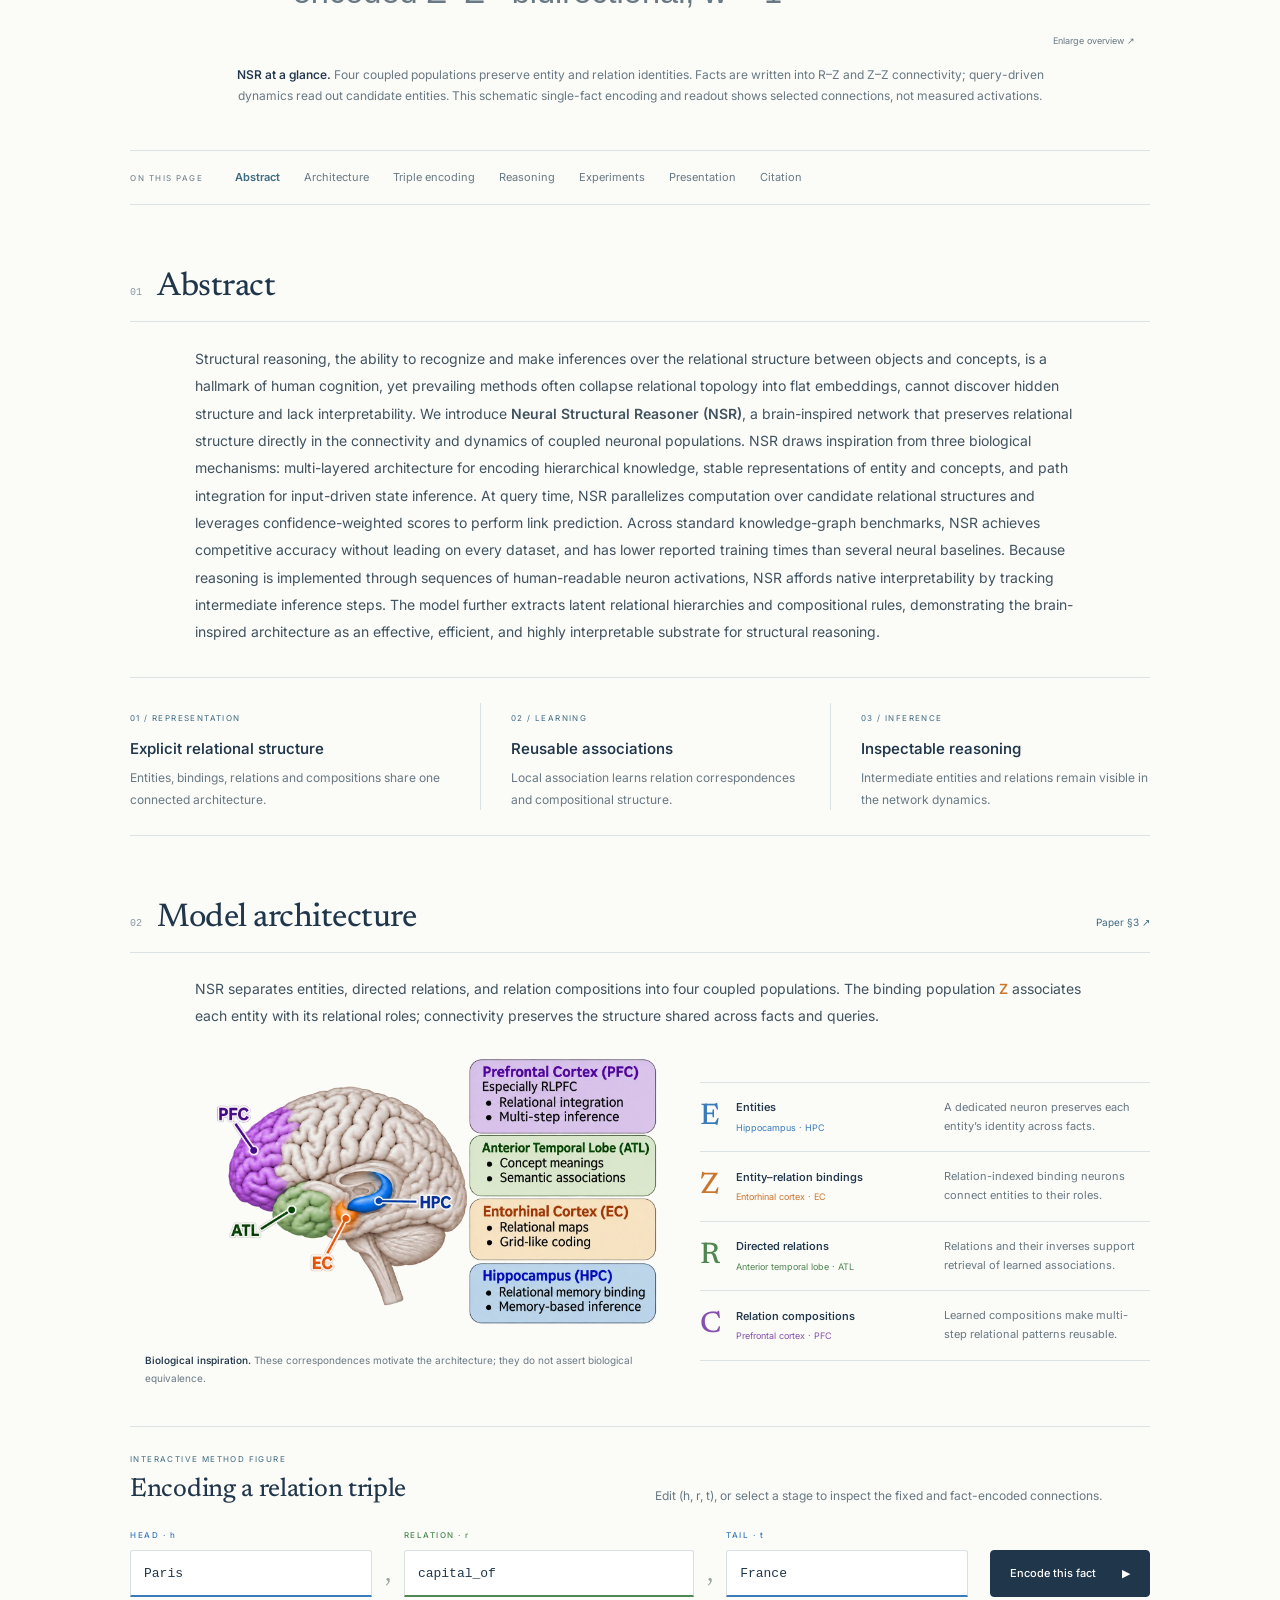
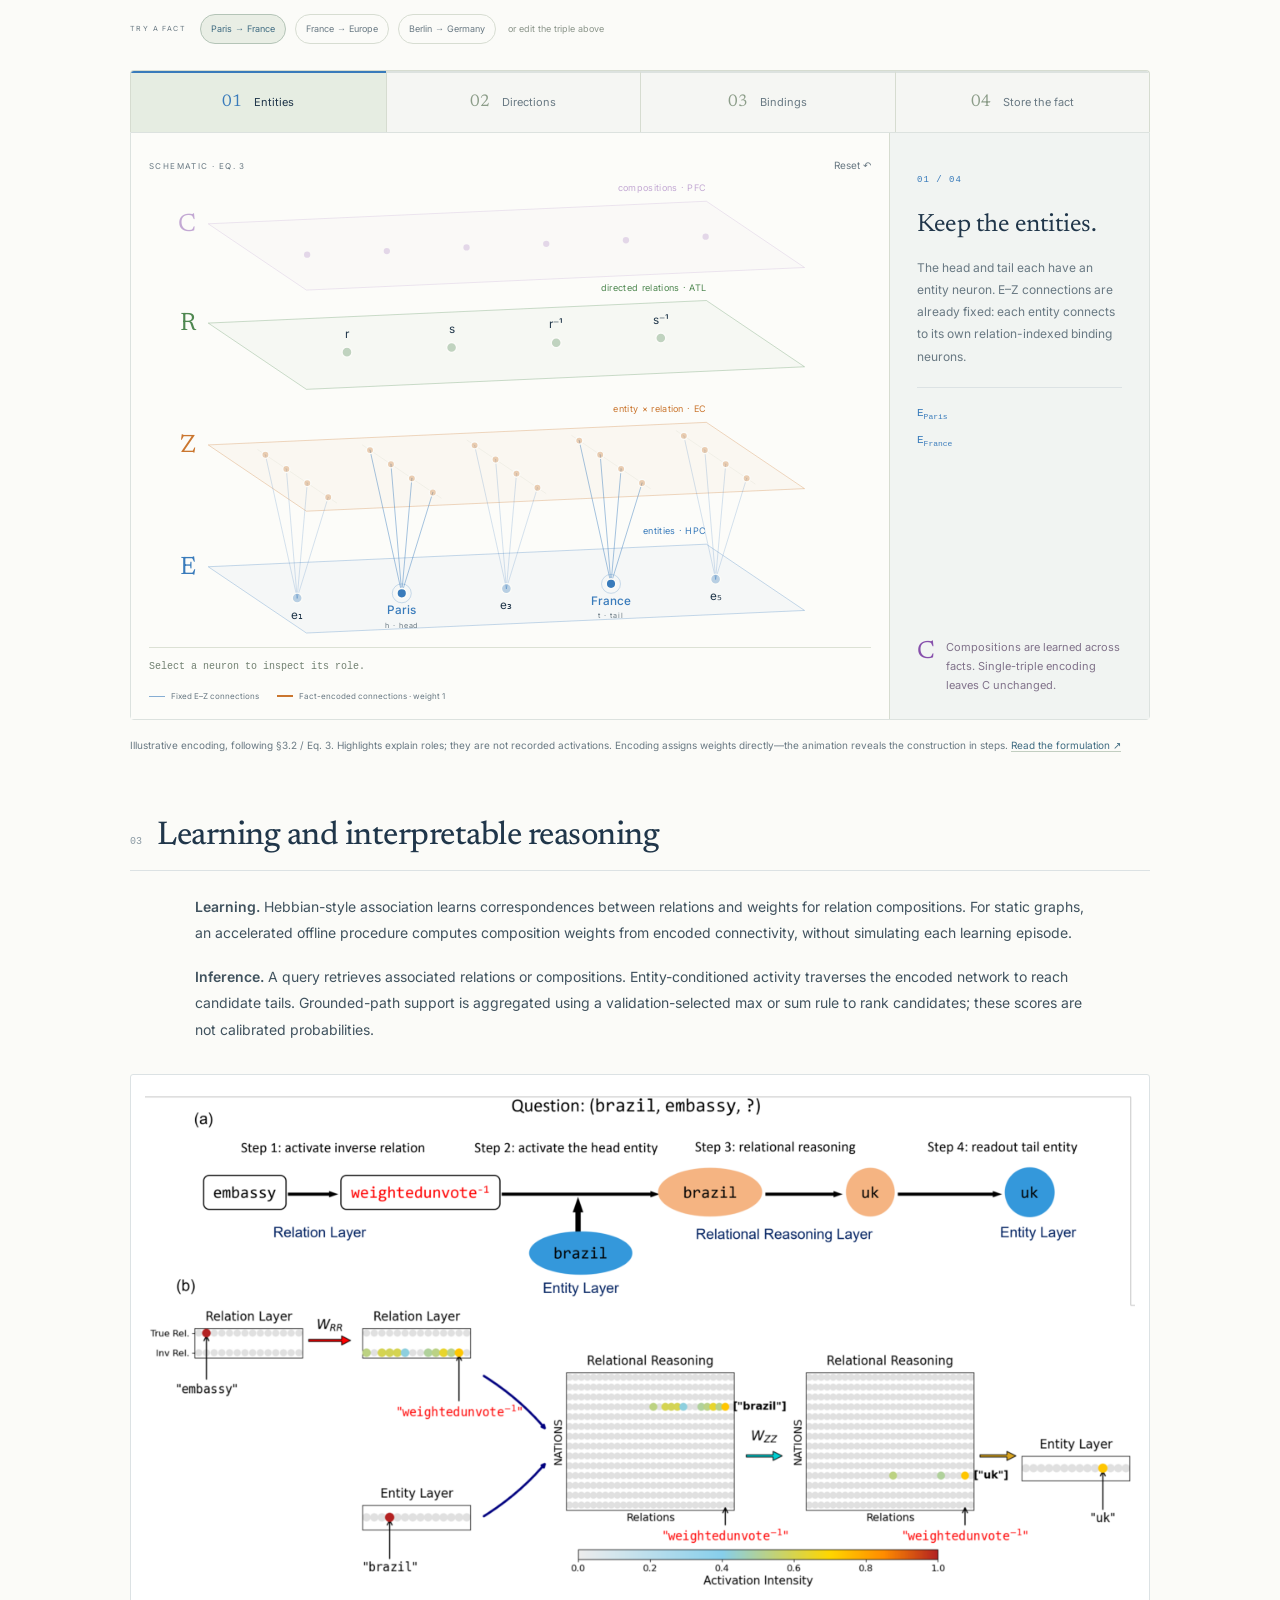
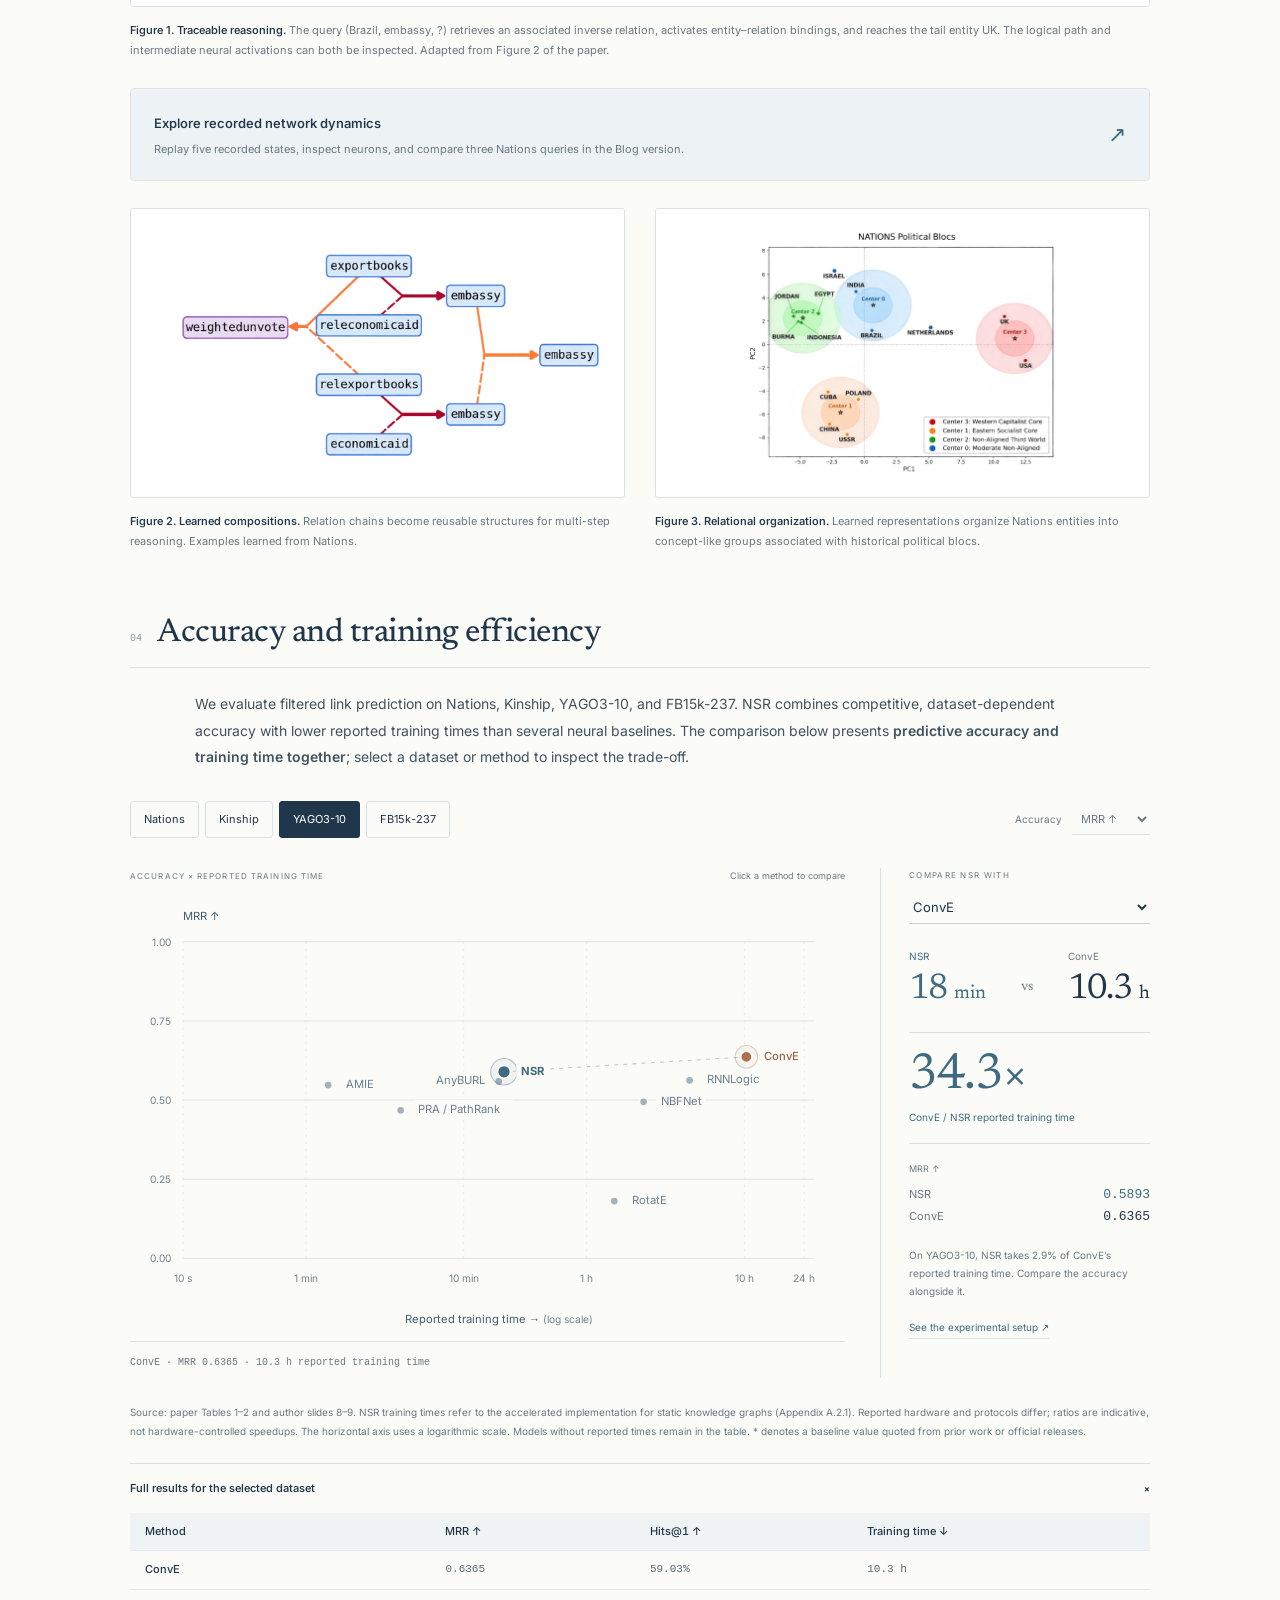
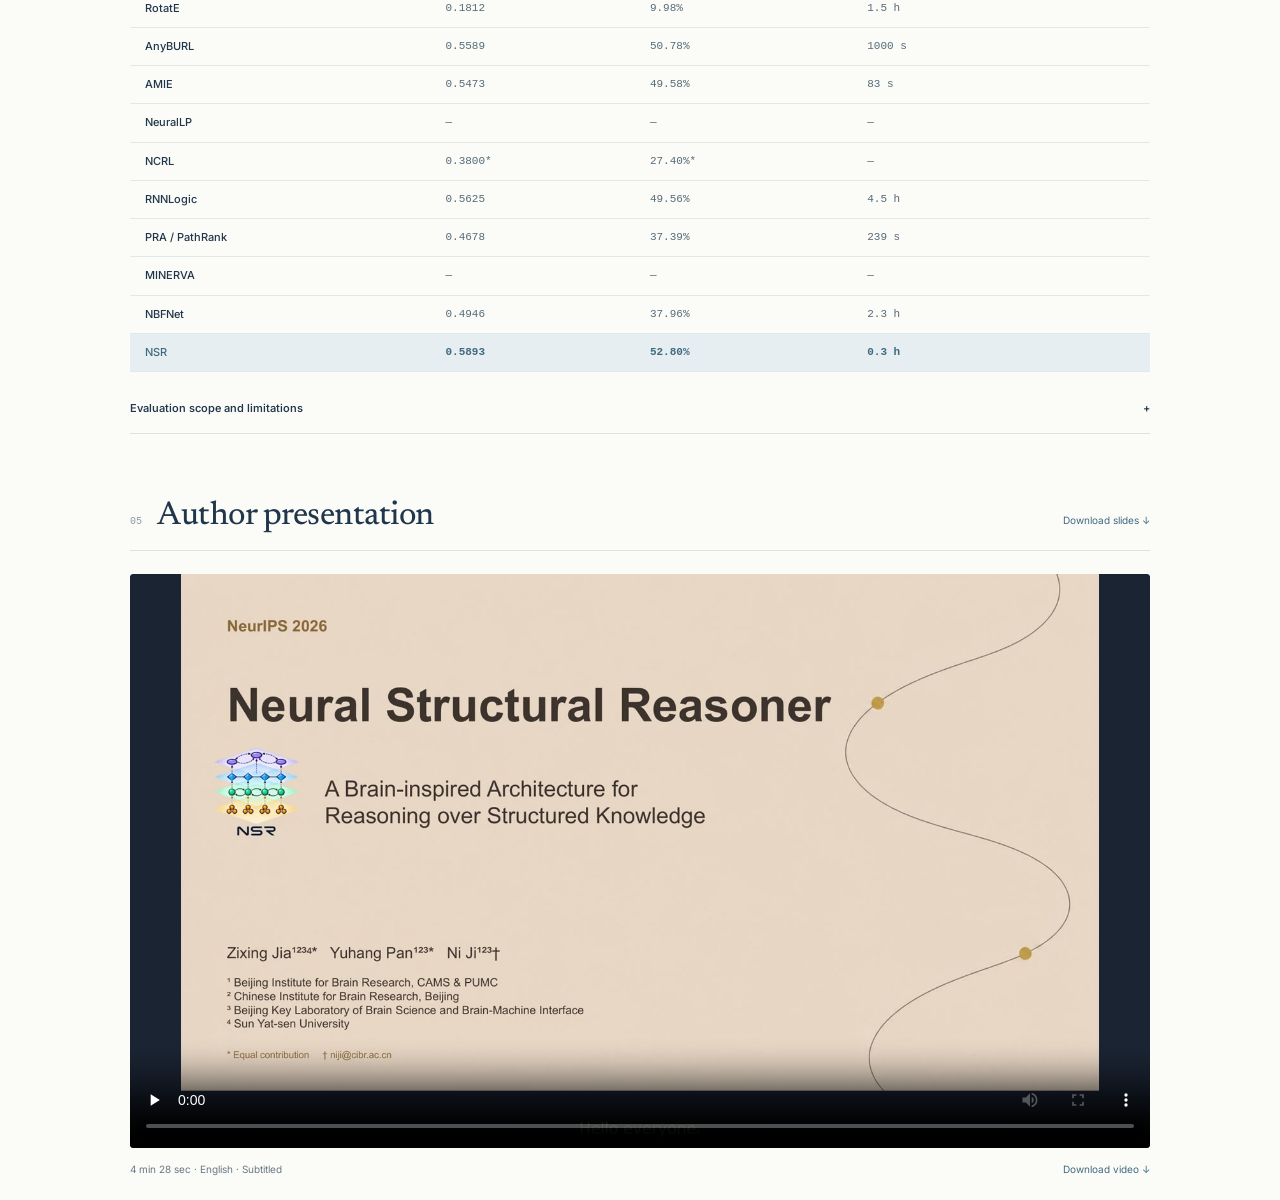
<file: project/index.html>
<!doctype html>
<html lang="en">
<head>
  <meta charset="utf-8">
  <meta name="viewport" content="width=device-width, initial-scale=1">
  <meta name="theme-color" content="#fbfbf8">
  <title>Neural Structural Reasoner | NeurIPS 2026</title>
  <meta name="description" content="NSR: a brain-inspired architecture for reasoning over structured knowledge. Explicit relational connectivity, interpretable neural dynamics, and efficient learning. NeurIPS 2026.">
  <link rel="canonical" href="https://horserunningwild.github.io/NSR/project/">
  <meta property="og:title" content="Neural Structural Reasoner | NeurIPS 2026">
  <meta property="og:description" content="A brain-inspired architecture for reasoning over structured knowledge. Paper, method, experiments, and an interactive encoding demonstration.">
  <meta property="og:url" content="https://horserunningwild.github.io/NSR/project/">
  <meta property="og:type" content="website">
  <meta property="og:image" content="https://horserunningwild.github.io/NSR/assets/social.png">
  <meta name="twitter:card" content="summary_large_image">
  <meta name="citation_title" content="Neural Structural Reasoner: A Brain-inspired Architecture for Reasoning over Structured Knowledge">
  <meta name="citation_author" content="Jia, Zixing"><meta name="citation_author" content="Pan, Yuhang"><meta name="citation_author" content="Ji, Ni">
  <meta name="citation_publication_date" content="2026"><meta name="citation_pdf_url" content="https://arxiv.org/pdf/2609.36620">
  <link rel="icon" href="../assets/nsr-logo.png?v=20261114-4" type="image/png">
  <link rel="preload" href="../assets/newsreader-latin.woff2" as="font" type="font/woff2" crossorigin>
  <link rel="stylesheet" href="../encoding.css?v=20261114-1">
  <link rel="stylesheet" href="project.css?v=20261114-4">
  <script defer src="project.js?v=20261114-3"></script>
  <script defer src="../encoding.js?v=20261114-1"></script>
  <script defer src="../benchmarks.js?v=20261114-3"></script>
</head>
<body>
  <a class="skip-link" href="#abstract">Skip to content</a>
  <header class="topbar"><div class="topbar-inner">
    <a class="wordmark" href="#top" aria-label="NSR project — back to top"><img class="wordmark-logo" src="../assets/nsr-logo.png" width="347" height="347" alt="NSR"><span>NeurIPS 2026</span></a>
    <div class="topbar-right"><button type="button" id="motion-toggle" aria-pressed="false" aria-label="Pause demonstration autoplay">Motion on</button><nav class="version-switch" aria-label="Page version"><a href="./" aria-current="page">Project</a><a href="../">Blog ↗</a></nav></div>
  </div></header>
  <main id="top" class="paper">
    <section class="paper-header" aria-labelledby="paper-title">
      <p class="venue"><span class="venue-dot"></span> NEURIPS 2026 <span class="venue-divider">/</span> POSTER</p>
      <h1 id="paper-title"><span class="title-line"><img class="title-logo" src="../assets/nsr-logo.png" width="347" height="347" alt=""><span>Neural Structural Reasoner</span></span><span class="paper-subtitle">A Brain-inspired Architecture for<br class="desktop-break"> Reasoning over Structured Knowledge</span></h1>
      <div class="authors"><a href="https://horserunningwild.github.io/" target="_blank" rel="noopener">Zixing Jia<sup>1,2,3,4 *</sup></a><span>Yuhang Pan<sup>1,2,3 *</sup></span><a href="https://cibr.ac.cn/teamDetail/cibrTeamteam/7eaf96c5b298444b84328680fb1b7a15/Ni%20Ji" target="_blank" rel="noopener">Ni Ji<sup>1,2,3 †</sup></a></div>
      <p class="author-notes">* Equal contribution <span>·</span> † Corresponding author</p>
      <details class="affiliations" open><summary>Author affiliations <span aria-hidden="true">⌄</span></summary><div class="affiliation-list"><p><sup>1</sup> Beijing Institute for Brain Research, CAMS &amp; PUMC</p><p><sup>2</sup> Chinese Institute for Brain Research, Beijing</p><p><sup>3</sup> Beijing Key Laboratory of Brain Science and Brain-Machine Interface</p><p><sup>4</sup> Sun Yat-sen University</p></div></details>
      <div class="paper-resources"><a class="resource primary" href="https://arxiv.org/abs/2609.36620" target="_blank" rel="noopener"><svg viewBox="0 0 20 20" aria-hidden="true"><path d="M5 2h7l4 4v12H5zM12 2v5h4M8 11h5M8 14h5"/></svg>Paper <span>↗</span></a><a class="resource" href="https://github.com/navbrainlab/Neural-Structural-Reasoner-NSR" target="_blank" rel="noopener"><svg viewBox="0 0 20 20" aria-hidden="true"><path d="M6 5l-5 5 5 5M14 5l5 5-5 5M12 2L8 18"/></svg>Code <span>↗</span></a><a class="resource" href="../assets/neurips-slides.pptx" download><svg viewBox="0 0 20 20" aria-hidden="true"><path d="M2 3h16v11H2zM10 14v4M6 18h8M6 10l3-3 3 2 3-3"/></svg>Slides <span>↓</span></a><a class="resource" href="#presentation"><svg viewBox="0 0 20 20" aria-hidden="true"><circle cx="10" cy="10" r="8"/><path d="M8 6l6 4-6 4z"/></svg>Video <span>↓</span></a></div>
    </section>
    <figure class="overview-figure"><div class="overview-heading"><span>KNOWLEDGE IN CONNECTIVITY</span><span>REASONING THROUGH DYNAMICS</span></div><a class="overview-enlarge" href="overview.svg" data-figure="overview.svg" data-caption="NSR overview · Schematic single-fact encoding and readout" aria-label="Enlarge the NSR overview"><picture><source media="(max-width:560px)" srcset="overview-mobile.svg" width="470" height="445"><img src="overview.svg" width="1080" height="428" alt="NSR overview: a relation triple is encoded as connections between entity–relation bindings; four neural populations support learning and query-driven reasoning."></picture><span aria-hidden="true">Enlarge overview ↗</span></a><figcaption><b>NSR at a glance.</b> Four coupled populations preserve entity and relation identities. Facts are written into R–Z and Z–Z connectivity; query-driven dynamics read out candidate entities. This schematic single-fact encoding and readout shows selected connections, not measured activations.</figcaption></figure>
    <nav class="contents" aria-label="On this page"><span>ON THIS PAGE</span><a href="#abstract">Abstract</a><a href="#method">Architecture</a><a href="#encoding">Triple encoding</a><a href="#reasoning">Reasoning</a><a href="#results">Experiments</a><a href="#presentation">Presentation</a><a href="#citation">Citation</a></nav>
    <section id="abstract" class="paper-section abstract-section" aria-labelledby="abstract-title"><div class="section-heading"><span>01</span><h2 id="abstract-title">Abstract</h2></div><div class="prose abstract-text"><p>Structural reasoning, the ability to recognize and make inferences over the relational structure between objects and concepts, is a hallmark of human cognition, yet prevailing methods often collapse relational topology into flat embeddings, cannot discover hidden structure and lack interpretability. We introduce <strong>Neural Structural Reasoner (NSR)</strong>, a brain-inspired network that preserves relational structure directly in the connectivity and dynamics of coupled neuronal populations. NSR draws inspiration from three biological mechanisms: multi-layered architecture for encoding hierarchical knowledge, stable representations of entity and concepts, and path integration for input-driven state inference. At query time, NSR parallelizes computation over candidate relational structures and leverages confidence-weighted scores to perform link prediction. Across standard knowledge-graph benchmarks, NSR achieves competitive accuracy without leading on every dataset, and has lower reported training times than several neural baselines. Because reasoning is implemented through sequences of human-readable neuron activations, NSR affords native interpretability by tracking intermediate inference steps. The model further extracts latent relational hierarchies and compositional rules, demonstrating the brain-inspired architecture as an effective, efficient, and highly interpretable substrate for structural reasoning.</p></div>
    <div class="contributions"><div><span>01 / REPRESENTATION</span><h3>Explicit relational structure</h3><p>Entities, bindings, relations and compositions share one connected architecture.</p></div><div><span>02 / LEARNING</span><h3>Reusable associations</h3><p>Local association learns relation correspondences and compositional structure.</p></div><div><span>03 / INFERENCE</span><h3>Inspectable reasoning</h3><p>Intermediate entities and relations remain visible in the network dynamics.</p></div></div></section>
    <section id="method" class="paper-section" aria-labelledby="method-title"><div class="section-heading"><span>02</span><h2 id="method-title">Model architecture</h2><a class="section-reference" href="https://arxiv.org/abs/2609.36620" target="_blank" rel="noopener">Paper §3 ↗</a></div><div class="prose"><p>NSR separates entities, directed relations, and relation compositions into four coupled populations. The binding population <span class="pop-inline z">Z</span> associates each entity with its relational roles; connectivity preserves the structure shared across facts and queries.</p></div>
    <div class="architecture-overview"><figure class="brain-figure"><img src="../assets/brain-regions.webp?v=20261114-2" alt="Brain regions inspiring NSR: PFC, ATL, EC and HPC, with their roles in integration, semantic associations, relational maps and relational memory." width="1725" height="912" loading="lazy"><figcaption><b>Biological inspiration.</b> These correspondences motivate the architecture; they do not assert biological equivalence.</figcaption></figure><dl class="populations"><div class="population e"><dt><b>E</b><span>Entities<small>Hippocampus · HPC</small></span></dt><dd>A dedicated neuron preserves each entity’s identity across facts.</dd></div><div class="population z"><dt><b>Z</b><span>Entity–relation bindings<small>Entorhinal cortex · EC</small></span></dt><dd>Relation-indexed binding neurons connect entities to their roles.</dd></div><div class="population r"><dt><b>R</b><span>Directed relations<small>Anterior temporal lobe · ATL</small></span></dt><dd>Relations and their inverses support retrieval of learned associations.</dd></div><div class="population c"><dt><b>C</b><span>Relation compositions<small>Prefrontal cortex · PFC</small></span></dt><dd>Learned compositions make multi-step relational patterns reusable.</dd></div></dl></div>
      <div class="encoding-lab" id="encoding" role="region" aria-labelledby="encoding-title">
        <div class="encoding-heading"><div><span class="eyebrow">INTERACTIVE METHOD FIGURE</span><h3 id="encoding-title">Encoding a relation triple</h3></div><p>Edit (h, r, t), or select a stage to inspect the fixed and fact-encoded connections.</p></div>
        <form id="encoding-form" class="encoding-form">
          <div class="encoding-triple-inputs"><label for="encoding-head"><span>HEAD · h</span><input id="encoding-head" name="head" value="Paris" maxlength="28" required autocomplete="off" spellcheck="false"></label><span class="encoding-comma" aria-hidden="true">,</span><label for="encoding-relation"><span>RELATION · r</span><input id="encoding-relation" name="relation" value="capital_of" maxlength="28" required autocomplete="off" spellcheck="false"></label><span class="encoding-comma" aria-hidden="true">,</span><label for="encoding-tail"><span>TAIL · t</span><input id="encoding-tail" name="tail" value="France" maxlength="28" required autocomplete="off" spellcheck="false"></label></div>
          <button type="submit" id="encoding-play" class="button primary">Encode this fact <span aria-hidden="true">▶</span></button>
        </form>
        <div class="encoding-examples"><span>TRY A FACT</span><button type="button" data-encoding-example="0" aria-pressed="true">Paris → France</button><button type="button" data-encoding-example="1" aria-pressed="false">France → Europe</button><button type="button" data-encoding-example="2" aria-pressed="false">Berlin → Germany</button><span class="encoding-example-note">or edit the triple above</span></div>
        <div class="encoding-steps" role="group" aria-label="Encoding stages"><button type="button" data-encoding-step="0" aria-current="step"><span>01</span>Entities</button><button type="button" data-encoding-step="1"><span>02</span>Directions</button><button type="button" data-encoding-step="2"><span>03</span>Bindings</button><button type="button" data-encoding-step="3"><span>04</span>Store the fact</button></div>
        <div class="encoding-workspace">
          <div class="encoding-figure">
            <div class="encoding-figure-top"><span>SCHEMATIC · EQ. 3</span><button type="button" id="encoding-reset" aria-label="Reset the triple encoding demonstration">Reset ↶</button></div>
            <svg id="encoding-svg" viewBox="0 0 800 500" role="group" aria-label="An illustrative NSR circuit encoding a triple across E, R and Z. Select a node to inspect its role."></svg>
            <div class="encoding-inspector" id="encoding-inspector" role="status">Select a neuron to inspect its role.</div>
            <div class="encoding-legend"><span><i class="encoding-line fixed"></i>Fixed E–Z connections</span><span><i class="encoding-line written"></i>Fact-encoded connections · weight 1</span></div>
          </div>
          <div class="encoding-story">
            <div class="encoding-narration" aria-live="polite" aria-atomic="true"><span class="encoding-step-number" id="encoding-number">01 / 04</span><h4 id="encoding-step-title">Keep the entities.</h4><p id="encoding-description">The head and tail each have an entity neuron. E–Z connections are already fixed: each entity connects to its own relation-indexed binding neurons.</p><div class="encoding-notation" id="encoding-notation"></div></div>
            <div class="encoding-receipt" id="encoding-receipt"><span class="small-label">THE SAME FACT, IN REVERSE</span><p id="encoding-inverse"></p><small>r⁻¹ is the inverse direction of r.</small></div>
            <p class="encoding-c-note"><b>C</b><span>Compositions are learned across facts. Single-triple encoding leaves C unchanged.</span></p>
          </div>
        </div>
        <p class="encoding-footnote">Illustrative encoding, following §3.2 / Eq. 3. Highlights explain roles; they are not recorded activations. Encoding assigns weights directly—the animation reveals the construction in steps. <a href="https://arxiv.org/abs/2609.36620" target="_blank" rel="noopener">Read the formulation ↗</a></p>
      </div>
    </section>
    <section id="reasoning" class="paper-section" aria-labelledby="reasoning-title"><div class="section-heading"><span>03</span><h2 id="reasoning-title">Learning and interpretable reasoning</h2></div><div class="prose"><p><strong>Learning.</strong> Hebbian-style association learns correspondences between relations and weights for relation compositions. For static graphs, an accelerated offline procedure computes composition weights from encoded connectivity, without simulating each learning episode.</p><p><strong>Inference.</strong> A query retrieves associated relations or compositions. Entity-conditioned activity traverses the encoded network to reach candidate tails. Grounded-path support is aggregated using a validation-selected max or sum rule to rank candidates; these scores are not calibrated probabilities.</p></div>
    <figure class="research-figure"><a class="figure-enlarge" href="../assets/paper-reasoning.png" data-figure="../assets/paper-reasoning.png" data-caption="Traceable reasoning in NSR · Figure 2 of the paper" aria-label="Enlarge the traceable reasoning figure"><img src="../assets/paper-reasoning.png" alt="Query Brazil, embassy, unknown: relation activity retrieves weightedunvote inverse; the Brazil entity activates bindings, activity propagates through Z, and the UK entity is read out. The figure shows the logical path and neuronal activations." width="1188" height="604" loading="lazy"><span aria-hidden="true">Enlarge ↗</span></a><figcaption><b>Figure 1. Traceable reasoning.</b> The query (Brazil, embassy, ?) retrieves an associated inverse relation, activates entity–relation bindings, and reaches the tail entity UK. The logical path and intermediate neural activations can both be inspected. Adapted from Figure 2 of the paper.</figcaption></figure>
    <a class="demo-link" href="../#reasoning"><span><b>Explore recorded network dynamics</b><small>Replay five recorded states, inspect neurons, and compare three Nations queries in the Blog version.</small></span><span aria-hidden="true">↗</span></a>
    <div class="findings-grid"><figure class="research-figure"><a class="figure-enlarge" href="../assets/composition-rules.webp" data-figure="../assets/composition-rules.webp" data-caption="Learned relation compositions · Nations" aria-label="Enlarge learned relation compositions"><img src="../assets/composition-rules.webp" width="720" height="450" loading="lazy" alt="Learned Nations relation compositions involving exportbooks, releconomicaid, relexportbooks, economicaid and embassy."><span aria-hidden="true">Enlarge ↗</span></a><figcaption><b>Figure 2. Learned compositions.</b> Relation chains become reusable structures for multi-step reasoning. Examples learned from Nations.</figcaption></figure><figure class="research-figure"><a class="figure-enlarge" href="../assets/nations-clusters.webp" data-figure="../assets/nations-clusters.webp" data-caption="Learned relational organization · Nations" aria-label="Enlarge learned relational organization"><img src="../assets/nations-clusters.webp" width="720" height="450" loading="lazy" alt="Projection of learned Nations representations, with concept-like clusters associated with historical political blocs."><span aria-hidden="true">Enlarge ↗</span></a><figcaption><b>Figure 3. Relational organization.</b> Learned representations organize Nations entities into concept-like groups associated with historical political blocs.</figcaption></figure></div></section>
    <section id="results" class="paper-section" aria-labelledby="results-title"><div class="section-heading"><span>04</span><h2 id="results-title">Accuracy and training efficiency</h2></div><div class="prose"><p>We evaluate filtered link prediction on Nations, Kinship, YAGO3-10, and FB15k-237. NSR combines competitive, dataset-dependent accuracy with lower reported training times than several neural baselines. The comparison below presents <strong>predictive accuracy and training time together</strong>; select a dataset or method to inspect the trade-off.</p></div>
      <div class="results-toolbar"><div class="dataset-tabs" role="group" aria-label="Benchmark dataset"><button type="button" data-dataset="Nations" aria-pressed="false">Nations</button><button type="button" data-dataset="Kinship" aria-pressed="false">Kinship</button><button type="button" data-dataset="YAGO3-10" aria-pressed="true">YAGO3-10</button><button type="button" data-dataset="FB15k-237" aria-pressed="false">FB15k-237</button></div><label class="metric-label">Accuracy <select id="metric-select"><option value="mrr">MRR ↑</option><option value="hits">Hits@1 ↑</option></select></label></div>
      <div class="efficiency-layout">
        <div class="efficiency-plot">
          <div class="plot-heading"><span>ACCURACY × REPORTED TRAINING TIME</span><span>Click a method to compare</span></div>
          <div id="benchmark-chart" class="benchmark-chart"></div>
          <div class="plot-readout" id="plot-readout" aria-live="polite"></div>
        </div>
        <aside class="efficiency-summary">
          <label class="compare-label" for="compare-select">COMPARE NSR WITH <select id="compare-select"></select></label>
          <div id="comparison-summary" aria-live="polite">
            <div class="time-pair"><div><span>NSR</span><strong id="nsr-time">18 <small>min</small></strong></div><span class="time-versus">vs</span><div><span id="baseline-name">ConvE</span><strong id="baseline-time">10.3 <small>h</small></strong></div></div>
            <div class="time-ratio"><strong id="time-ratio">34.3×</strong><p id="ratio-description">shorter reported training time<br>than ConvE on YAGO3-10</p></div>
            <div class="accuracy-pair"><span id="accuracy-label">MRR ↑</span><p><b>NSR</b><strong id="nsr-accuracy">0.5893</strong></p><p><b id="comparison-name">ConvE</b><strong id="baseline-accuracy">0.6365</strong></p></div>
            <p class="comparison-context" id="result-context"></p>
          </div>
          <a class="text-link" href="https://arxiv.org/abs/2609.36620" target="_blank" rel="noopener">See the experimental setup ↗</a>
        </aside>
      </div>
      <p class="figure-note">Source: paper Tables 1–2 and author slides 8–9. NSR training times refer to the accelerated implementation for static knowledge graphs (Appendix A.2.1). Reported hardware and protocols differ; ratios are indicative, not hardware-controlled speedups. The horizontal axis uses a logarithmic scale. Models without reported times remain in the table. * denotes a baseline value quoted from prior work or official releases.</p>
      <details class="data-table-details" open><summary>Full results for the selected dataset <span aria-hidden="true">+</span></summary><div class="table-scroll" id="benchmark-table"></div></details>
    <details class="evaluation-notes"><summary>Evaluation scope and limitations <span aria-hidden="true">+</span></summary><p>NSR does not achieve the highest accuracy on these benchmarks, and its training time is not the lowest for every dataset or comparison. Evaluation uses discrete, symbolically specified knowledge graphs. Generalization to noisy, temporal, or perceptual inputs remains open; longer relation chains also pose scaling challenges. See the paper for experimental protocols, implementation details and limitations.</p></details></section>
    <section id="presentation" class="paper-section" aria-labelledby="presentation-title"><div class="section-heading"><span>05</span><h2 id="presentation-title">Author presentation</h2><a class="section-reference" href="../assets/neurips-slides.pptx" download>Download slides ↓</a></div><video id="author-video" controls playsinline preload="none" poster="../assets/talk-poster.jpg" aria-label="NeurIPS author talk in English with burned-in subtitles"><source src="../assets/author-talk.mp4" type='video/mp4; codecs="avc1.640028, mp4a.40.2"'><source src="../assets/author-talk.webm" type='video/webm; codecs="vp9, opus"'>Your browser does not support embedded video. <a href="../assets/author-talk.mp4">Download the author talk.</a></video><div class="video-caption"><span>4 min 28 sec · English · Subtitled</span><a href="../assets/author-talk.mp4" download>Download video ↓</a></div></section>
    <section id="citation" class="paper-section citation-section" aria-labelledby="citation-title"><div class="section-heading"><span>06</span><h2 id="citation-title">Citation</h2><button type="button" id="copy-citation">Copy BibTeX <span aria-hidden="true">⧉</span></button></div><pre id="citation-text">@misc{jia2026neuralstructuralreasoner,
  title={Neural Structural Reasoner: A Brain-inspired Architecture
         for Reasoning over Structured Knowledge},
  author={Zixing Jia and Yuhang Pan and Ni Ji},
  year={2026},
  eprint={2609.36620},
  archivePrefix={arXiv},
  primaryClass={cs.AI},
  url={https://arxiv.org/abs/2609.36620}
}</pre><p id="copy-status" class="sr-only" aria-live="polite"></p></section>
  </main>
  <footer class="paper-footer"><div><a class="footer-name" href="#top"><img class="footer-logo" src="../assets/nsr-logo.png" width="347" height="347" alt="">Neural Structural Reasoner</a><span>NeurIPS 2026</span></div><nav aria-label="Footer links"><a href="./" aria-current="page">Project</a><a href="../">Interactive Blog ↗</a><a href="https://github.com/HorseRunningWild/NSR" target="_blank" rel="noopener">Page source ↗</a></nav></footer>
  <dialog id="figure-dialog"><div class="figure-dialog-head"><span id="figure-dialog-title"></span><button type="button" id="close-figure" aria-label="Close enlarged figure">Close ×</button></div><img id="figure-dialog-image" alt=""></dialog>
  <noscript><p class="noscript-note">Interactive figures require JavaScript. The paper, figures, slides and presentation are available through the links above.</p></noscript>
</body>
</html>
</file>
<file: style.css>
@font-face{font-family:Newsreader;src:url('assets/newsreader-latin.woff2') format('woff2');font-weight:200 800;font-style:normal;font-display:swap}@font-face{font-family:Newsreader;src:url('assets/newsreader-italic-latin.woff2') format('woff2');font-weight:200 800;font-style:italic;font-display:swap}@font-face{font-family:Inter;src:url('assets/inter-latin.woff2') format('woff2');font-weight:100 900;font-style:normal;font-display:swap}
:root{--paper:#f7f6f0;--ink:#243b36;--muted:#69746c;--teal:#39796b;--coral:#c96849;--line:#d9ddd3;--soft:#ecede3;--dark:#182d29;--serif:Newsreader,Georgia,serif;--sans:Inter,Arial,sans-serif;--mono:'SFMono-Regular',Consolas,monospace}
*{box-sizing:border-box}html{scroll-behavior:smooth;scroll-padding-top:95px}body{margin:0;background:var(--paper);color:var(--ink);font:15px/1.65 var(--sans);-webkit-font-smoothing:antialiased}::selection{background:#ccded4;color:#183b2e}button,input,select{font:inherit}button,a,input,select{-webkit-tap-highlight-color:transparent}button,a{touch-action:manipulation}button{cursor:pointer}button:disabled{cursor:wait;opacity:.45}a{color:inherit;text-decoration:none}button{color:inherit}img,video{max-width:100%}button:focus-visible,a:focus-visible,input:focus-visible,select:focus-visible,[tabindex]:focus-visible{outline:3px solid var(--coral);outline-offset:5px}h1,h2,h3,p{margin:0}h1,h2,h3{font-family:var(--serif);font-weight:400}em{font-weight:400}h2{font-size:clamp(39px,4.2vw,61px);line-height:1.07;letter-spacing:-1.8px}h2 em{color:var(--teal)}h3{font-size:31px;line-height:1.17;letter-spacing:-.5px}.wrap{width:min(1240px,calc(100% - 112px));margin-inline:auto}.section{padding-block:110px}.section-kicker{display:flex;justify-content:space-between;border-top:1px solid var(--line);padding-top:20px;margin-bottom:52px;font-size:10px;font-weight:500;letter-spacing:1.8px;color:var(--muted)}.section-intro{display:grid;grid-template-columns:1.15fr .85fr;gap:100px;align-items:start;margin-bottom:52px}.section-intro>p{max-width:460px;padding-top:5px;color:var(--muted);line-height:1.85}.eyebrow{font-size:10px;letter-spacing:2px;font-weight:500}.tiny-star{display:inline-block;font-size:22px;line-height:1;color:var(--coral);vertical-align:middle;margin-right:12px}.text-link{display:inline-flex;gap:20px;align-items:center;border:0;border-bottom:1px solid var(--teal);background:none;padding:6px 0;font-size:12px;font-weight:500;color:var(--teal)}.text-link span{font-size:18px}.text-link:hover{color:var(--coral);border-color:var(--coral)}.figure-note{color:var(--muted);font-size:11px;line-height:1.7;margin-top:18px;max-width:980px}.small-label{display:block;font-size:9px;letter-spacing:1.5px;font-weight:500}.sr-only{position:absolute;width:1px;height:1px;margin:-1px;padding:0;overflow:hidden;clip:rect(0,0,0,0);white-space:nowrap;border:0}.skip-link{position:fixed;top:10px;left:10px;transform:translateY(-160%);padding:10px;background:var(--ink);color:white;z-index:200}.skip-link:focus{transform:none}
/* A brief introduction, never a dependency for viewing the page. */
.boot{display:none;position:fixed;inset:0;background:var(--paper);z-index:100;align-items:center;justify-content:center;flex-direction:column;gap:15px;pointer-events:none;transition:opacity .45s ease}.boot.active{display:flex}.boot.done{opacity:0}.boot svg{width:130px;fill:var(--teal);stroke:var(--teal);stroke-width:1.5}.boot svg path{fill:none;stroke-dasharray:120;animation:wire 1.2s ease both}.boot svg circle:last-child{fill:var(--coral);stroke:none}.boot span{font-family:var(--serif);font-size:25px;font-style:italic}.boot small{font-size:9px;letter-spacing:1.8px;color:var(--muted)}@keyframes wire{from{stroke-dashoffset:120}to{stroke-dashoffset:0}}
#ambient{position:fixed;inset:0;z-index:-1;width:100%;height:100%;pointer-events:none}.site-header{height:88px;display:flex;align-items:center;justify-content:space-between;width:min(1380px,calc(100% - 80px));margin:auto;border-bottom:1px solid var(--line);gap:20px;position:relative;z-index:4}.brand{display:flex;align-items:center;font-family:var(--serif);font-weight:600;font-size:35px;letter-spacing:-2px;line-height:1}.brand svg{width:32px;height:32px;margin-right:9px;fill:var(--teal);stroke:var(--teal);stroke-width:1}.brand-dot{color:var(--coral)}.site-header nav{display:flex;gap:30px;font-size:11px}.site-header nav a{position:relative}.site-header nav a:after{content:'';position:absolute;left:0;bottom:-5px;width:0;height:1px;background:var(--teal);transition:width .25s}.site-header nav a:hover:after{width:100%}.header-actions{display:flex;gap:24px;align-items:center;font-size:10px}.header-code{border-bottom:1px solid var(--line);padding:5px 0}.motion-toggle{display:flex;gap:7px;align-items:center;border:0;background:none;font-size:10px;padding:7px 0;color:var(--muted)}.motion-indicator{width:5px;height:5px;display:block;border-radius:50%;background:var(--teal)}.motion-toggle[aria-pressed=true] .motion-indicator{background:#a6aba2}
.hero{display:grid;grid-template-columns:1fr 1.04fr;position:relative;padding-top:73px;gap:0 18px}.hero-copy{position:relative;z-index:1}.hero .eyebrow{display:flex;align-items:center;gap:8px;font-size:10px;letter-spacing:2px}.hero .eyebrow .tiny-star{margin-right:4px}.eyebrow-sep{margin-inline:10px;color:#b0b7a9}h1{font-size:clamp(68px,7.8vw,112px);line-height:.96;letter-spacing:-4.5px;margin-top:34px}h1 em{color:var(--teal)}.title-period{color:var(--coral)}.hero-subtitle{margin-top:27px;line-height:1.6;font-size:15px}.hero-thought{color:var(--muted);margin-top:19px;font-size:13px;line-height:1.7}.hero-thought em{font-family:var(--serif);font-size:18px;color:var(--ink)}.hero-links{display:flex;align-items:center;gap:25px;margin-top:28px}.button{display:inline-flex;align-items:center;justify-content:space-between;gap:30px;border-radius:3px;padding:13px 19px;font-size:11px;font-weight:500}.button.primary{background:var(--ink);color:var(--paper);border:1px solid var(--ink)}.button:hover{background:var(--teal);border-color:var(--teal)}.button span{font-size:16px}.hero-links .text-link{font-size:11px;gap:11px}.hero-art{position:relative;min-width:0;margin-top:23px;align-self:stretch}.art-topline{font-size:8px;letter-spacing:1.5px;color:var(--muted);display:flex;align-items:center;gap:8px;justify-content:center;position:relative;z-index:1}.live-dot{display:inline-block;width:5px;height:5px;background:var(--teal);border-radius:50%;box-shadow:0 0 0 3px #39796b0e}.hero-art canvas{width:116%;height:540px;display:block;margin-left:-8%;margin-top:-13px;cursor:grab;touch-action:pan-y}.hero-art canvas:active{cursor:grabbing}.art-handnote{position:absolute;top:70px;right:4px;color:var(--coral);font-family:var(--serif);font-style:italic;font-size:21px;transform:rotate(7deg);pointer-events:none}.art-handnote svg{position:absolute;right:10px;top:29px;width:70px;fill:none;stroke:var(--coral);stroke-width:1.2}.art-caption{display:flex;justify-content:space-between;border-top:1px solid var(--line);padding-top:15px;margin:0 35px;font-size:9px;color:var(--muted);letter-spacing:.5px}.key-dot{display:inline-block;width:5px;height:5px;border-radius:50%;margin-right:5px}.key-dot.teal{background:var(--teal)}.key-dot.coral{background:var(--coral);margin-left:17px}.hero-bottom{grid-column:1/-1;display:flex;justify-content:space-between;align-items:center;margin-top:60px;padding:25px 0 32px;border-bottom:1px solid var(--line)}.authors{display:flex;gap:25px;flex-wrap:wrap;align-items:center;font-size:12px}.authors sup{font-size:8px;margin-left:3px;color:var(--muted)}.authors small{font-size:8px;color:var(--muted);letter-spacing:.2px}.authors>a:hover{color:var(--coral)}.scroll-note{font-size:8px;letter-spacing:1.4px;display:flex;gap:25px;align-items:center}.scroll-note span{font-size:20px;color:var(--coral)}
.compression-lab{background:#eeeee5;border:1px solid #dedfd3;border-radius:6px;padding:25px 36px 26px;overflow:hidden}.lab-top{display:flex;align-items:center;justify-content:space-between;gap:10px}.lab-label{font-size:9px;letter-spacing:1.3px;display:flex;align-items:center}.lab-label .tiny-star{font-size:17px;margin-right:8px}.lab-tag{font-size:9px;color:var(--muted);border:1px solid #d2d7c9;border-radius:30px;padding:3px 10px}.compression-scene{height:275px;display:flex;align-items:center}.compression-scene svg{width:100%;height:100%;overflow:visible}.compression-bottom{max-width:580px;margin:auto;position:relative;text-align:center}.range-labels{display:flex;justify-content:space-between;color:var(--muted);font-size:10px;margin-bottom:5px}input[type=range]{appearance:none;-webkit-appearance:none;width:100%;height:20px;background:transparent;cursor:pointer;margin:0}input[type=range]::-webkit-slider-runnable-track{height:2px;background:#b9c7bc;border-radius:5px}input[type=range]::-moz-range-track{height:2px;background:#b9c7bc;border-radius:5px}input[type=range]::-webkit-slider-thumb{-webkit-appearance:none;appearance:none;width:15px;height:15px;border-radius:50%;background:var(--teal);margin-top:-6.5px;border:3px solid var(--paper);box-shadow:0 0 0 1px var(--teal)}input[type=range]::-moz-range-thumb{width:10px;height:10px;border-radius:50%;background:var(--teal);border:3px solid var(--paper);box-shadow:0 0 0 1px var(--teal)}#compression-caption{min-height:38px;font-size:11px;color:var(--muted);margin-top:10px}.restore-button{font-size:10px;padding:2px 0;gap:9px}.manifesto{background:#e6ebe0;padding-block:55px;margin-top:5px}.manifesto .wrap{display:flex;align-items:center;gap:50px}.manifesto .tiny-star{font-size:64px;color:var(--teal);font-weight:100}.manifesto p{font-family:var(--serif);font-size:clamp(31px,3.5vw,49px);line-height:1.15;letter-spacing:-1px}.manifesto em{color:var(--teal)}.manifesto-note{margin-left:auto;font-family:var(--serif);font-size:20px;font-style:italic;transform:rotate(-6deg);color:var(--muted)}
.architecture-grid{display:grid;grid-template-columns:1.1fr .9fr;gap:90px;align-items:start}.architecture-visual{padding:15px 0 0}.diagram-caption{font-size:8px;letter-spacing:1.5px;color:var(--muted);text-align:center}.brain-image{display:block;max-width:480px;width:100%;height:auto;margin:22px auto 35px;mix-blend-mode:multiply}#architecture-svg{display:block;width:100%;margin:10px auto 0;overflow:visible}.connection-legend{display:flex;justify-content:center;gap:23px;font-size:9px;color:var(--muted)}.line-key{display:inline-block;width:16px;height:2px;margin-right:5px;vertical-align:middle}.fixed{background:#82958b}.encoded{background:var(--teal)}.learned{background:var(--coral)}.architecture-details{padding-top:8px}.layer-tabs{display:flex;justify-content:space-between;border-bottom:1px solid var(--line);gap:6px}.layer-tabs button{border:0;background:transparent;flex:1;text-align:left;padding:13px 5px 17px;font-family:var(--serif);font-size:25px;color:var(--muted);border-bottom:2px solid transparent;margin-bottom:-1px}.layer-tabs button span{display:block;font-family:var(--sans);font-size:8px;margin-top:3px}.layer-tabs button[aria-selected=true]{color:var(--teal);border-color:var(--teal)}#layer-panel{position:relative;min-height:365px;padding-top:45px;overflow:hidden}.layer-symbol{position:absolute;right:14px;top:15px;font-family:var(--serif);font-size:180px;color:#39796b09;line-height:1;pointer-events:none}#layer-brain{font-size:8px;letter-spacing:1.2px;color:var(--teal);position:relative}#layer-title{font-size:36px;margin:20px 0;position:relative;max-width:340px}#layer-description{font-size:13px;line-height:1.9;color:var(--muted);max-width:360px;min-height:95px}.layer-example{font-family:var(--mono);font-size:11px;padding:17px 0;border-bottom:1px solid var(--line);color:var(--teal)}
.reasoning-section{background:var(--dark);color:#e8ede3;padding-block:90px}.reasoning-section .section-kicker{border-color:#ffffff20;color:#a3bcb0}.reasoning-section h2 em{color:#a5c8ab}.reasoning-section .section-intro>p{color:#abc0b5}.live-label{display:flex;align-items:center;gap:7px}.live-label .live-dot{background:#a6ceaa}.reasoning-lab{border:1px solid #a1c5af32;background:#203831;border-radius:6px;overflow:hidden}.reasoning-toolbar{display:flex;justify-content:space-between;padding:24px 30px;align-items:center;gap:15px;border-bottom:1px solid #a1c5af25}.reasoning-toolbar .small-label{color:#92aea0;margin-bottom:8px}.reasoning-toolbar select{color:#e5eedf;background:#203831;border:1px solid #74928350;border-radius:3px;padding:9px 40px 9px 12px;font-family:var(--mono);font-size:12px;min-width:315px;max-width:100%}.query-answer{text-align:right}.query-answer strong{font-family:var(--serif);font-weight:400;font-size:30px;line-height:1;color:#edb697}.trace-stage{height:490px;position:relative;background:radial-gradient(ellipse at 50% 60%,#2b453a 0,transparent 70%)}#trace-canvas{width:100%;height:100%;display:block;touch-action:pan-y}.trace-inspector{position:absolute;left:24px;bottom:18px;font-family:var(--mono);font-size:9px;color:#a1baaa;max-width:75%;pointer-events:none}.trace-stage-note{position:absolute;left:24px;top:23px;font-size:8px;color:#8ca696;line-height:1.8;letter-spacing:.4px;pointer-events:none}.trace-controls{padding:20px 28px;display:flex;align-items:center;gap:12px;border-top:1px solid #a1c5af25;border-bottom:1px solid #a1c5af25}.round-button{width:39px;height:39px;border-radius:50%;border:0;flex-shrink:0;background:#c1d7ba;color:var(--dark);font-size:13px}.secondary-round{border:1px solid #8aa48f50;background:transparent;color:#c1d7ba;font-size:20px}.trace-progress{flex:1;padding:0 15px}.trace-progress label{display:flex;justify-content:space-between;font-size:8px;letter-spacing:1px;color:#a5baab}.trace-progress label strong{font-weight:400}.trace-progress input::-webkit-slider-runnable-track{background:#657e6c}.trace-progress input::-webkit-slider-thumb{background:#d4b491;border-color:#203831;box-shadow:0 0 0 1px #d4b491}.step-button{background:transparent;border:1px solid #8aa48f50;border-radius:3px;color:#b5c6b6;padding:9px 13px;font-size:10px}.step-button:hover{background:#ffffff08}.trace-narration{display:flex;align-items:flex-start;gap:28px;padding:28px 30px;min-height:140px}.trace-narration>span:first-child{font-family:var(--serif);color:#b3c9b0;font-size:39px;line-height:1}.trace-narration h3{font-size:26px;color:#e5ecdf;margin-bottom:8px}.trace-narration p{font-size:11px;color:#a7bdab;max-width:680px;line-height:1.8}.trace-swatch{margin-left:auto;flex-shrink:0;color:#9fb29f;font-size:8px;line-height:1.6;text-align:right}.trace-swatch i{display:block;width:70px;height:5px;margin:4px 0 7px;background:linear-gradient(to right,#536a5a,#9bd6b4,#eac59f,#e69672);border-radius:3px}.readout-strip{display:flex;gap:30px;padding:16px 30px;background:#172e26;font-family:var(--mono);font-size:9px;flex-wrap:wrap;color:#b8cdbb}.readout-strip strong{font-weight:400;color:#efbd97}.trace-footnotes{display:flex;justify-content:space-between;gap:60px;margin-top:22px;color:#98b0a1;font-size:10px;line-height:1.8}.trace-footnotes p{max-width:760px}.trace-footnotes>div{flex-shrink:0;display:flex;flex-direction:column;align-items:flex-start;gap:7px}.trace-footnotes a,.plain-button{background:none;border:0;padding:0;border-bottom:1px solid #a1c5af40;color:inherit;font-size:10px}
.learning-grid{display:grid;grid-template-columns:1fr 1fr;gap:70px}.learning-grid article{border-top:1px solid var(--line);padding-top:20px}.mini-index{font-size:9px;letter-spacing:1.4px;color:var(--muted)}.rule-illustration{display:flex;gap:10px;justify-content:center;align-items:center;flex-wrap:wrap;padding:30px 0 27px;min-height:100px;font-family:var(--mono);font-size:10px;color:var(--teal)}.rule-illustration span{padding:6px 9px;border:1px solid #c3d5c6;border-radius:3px}.rule-illustration span:last-child{border-color:#d3a88b;color:#b46542}.rule-illustration b{font-weight:400}.learning-grid p{font-size:12px;color:var(--muted);margin-top:13px;line-height:1.8}.learning-grid img{display:block;object-fit:contain;width:100%;height:250px;margin-top:20px;mix-blend-mode:multiply}.learning-grid img.clusters{margin:25px 0 26px;height:280px}.learning-grid h3{font-size:30px}
.results-section{background:#ebeee4}.results-toolbar{display:flex;justify-content:space-between;gap:20px;align-items:center;margin-bottom:35px}.dataset-tabs{display:flex;gap:7px;flex-wrap:wrap}.dataset-tabs button{border:1px solid #ccd4c6;background:transparent;border-radius:3px;padding:9px 17px;font-size:10px}.dataset-tabs button[aria-pressed=true]{background:var(--ink);border-color:var(--ink);color:var(--paper)}.metric-label{display:flex;align-items:center;gap:12px;font-size:10px;color:var(--muted)}.metric-label select{font-size:10px;border:0;background:transparent;color:var(--ink);padding:7px;border-bottom:1px solid #b9c5b2}.results-layout{display:grid;grid-template-columns:1.8fr 1fr;gap:85px}.benchmark-chart{padding-top:5px;min-height:370px}.bar-row{display:grid;grid-template-columns:110px 1fr 57px;align-items:center;gap:13px;margin-bottom:11px;font-size:10px;color:#687867}.bar-row.nsr{color:var(--teal);font-weight:600}.bar-track{height:15px;background:#e0e5d9;border-radius:1px;overflow:hidden}.bar-fill{height:100%;background:#b6c4b2;transition:width .5s ease;border-radius:1px}.bar-row.nsr .bar-fill{background:var(--teal)}.bar-value{text-align:right;font-family:var(--mono);font-size:10px}.result-summary{border-left:1px solid #cbd4c4;padding-left:40px;padding-top:4px}.result-summary>.small-label{color:var(--teal);font-size:8px}.result-summary>strong{display:block;font-family:var(--serif);font-weight:400;font-size:75px;line-height:1.2;letter-spacing:-3px;margin-top:18px;color:var(--teal)}.result-summary>span:not(.small-label){font-size:11px;color:var(--muted)}.result-time{display:flex;gap:15px;align-items:baseline;margin-top:26px;padding-top:20px;border-top:1px solid #cbd4c4}.result-time strong{font-family:var(--serif);font-size:35px;font-weight:400;white-space:nowrap}.result-time span{font-size:9px;color:var(--muted)}.result-summary p{font-size:11px;color:var(--muted);margin:17px 0 14px;line-height:1.8}.result-summary .text-link{font-size:9px}.data-table-details{border-top:1px solid #cbd4c4;margin-top:25px;font-size:11px}.data-table-details summary{list-style:none;cursor:pointer;padding:17px 0;display:flex;justify-content:space-between}.data-table-details summary::-webkit-details-marker{display:none}.table-scroll{overflow:auto}table{width:100%;border-collapse:collapse;text-align:left;font-size:11px}th,td{padding:10px 15px;border-bottom:1px solid #d5dcce}th{font-weight:500}tr.highlight{background:#dae4d3;color:var(--teal);font-weight:600}
.film-header{display:flex;justify-content:space-between;gap:30px;align-items:center;margin-bottom:35px}.film-header h2{font-size:49px}.film-header .text-link{font-size:11px;white-space:nowrap}.film-section video{display:block;width:100%;aspect-ratio:16/9;background:#e9e4d7;border-radius:5px;border:1px solid var(--line)}.closing{padding-top:25px}.closing-top{border-top:1px solid var(--line);padding-top:60px;display:grid;grid-template-columns:1.3fr .7fr;gap:70px;align-items:center}.closing h2{margin-top:22px}.closing .eyebrow{font-size:9px;color:var(--muted)}.resource-links{display:flex;flex-direction:column}.resource-links a{display:flex;justify-content:space-between;border-bottom:1px solid var(--line);padding:17px 0;font-size:12px}.resource-links a span{color:var(--coral)}.resource-links a:hover{color:var(--teal)}.citation{margin-top:50px;background:#eeeee5;padding:23px 28px;border-radius:4px;border:1px solid #dedfd3}.citation>div{display:flex;justify-content:space-between;gap:20px;align-items:center}.citation .small-label{font-size:8px;color:var(--muted)}.citation button{border:1px solid #c9d1c1;border-radius:3px;background:transparent;padding:7px 12px;font-size:9px;white-space:nowrap}.citation button span{margin-left:15px}.citation pre{font-family:var(--mono);font-size:10px;line-height:1.7;overflow:auto;margin:19px 0 0;color:#526454}.affiliations{display:grid;grid-template-columns:1fr 1fr;gap:20px;font-size:9px;color:var(--muted);line-height:1.9;margin:35px 0 55px}footer{display:flex;align-items:center;gap:30px;padding-block:27px;border-top:1px solid var(--line)}footer .brand{font-size:29px}footer p{font-family:var(--serif);font-size:16px;font-style:italic;color:var(--muted)}footer>a:last-child{margin-left:auto;font-size:9px;color:var(--muted)}dialog{background:var(--paper);color:var(--ink);border:1px solid var(--line);border-radius:6px;width:min(1100px,92vw);max-height:90vh;padding:24px}dialog::backdrop{background:#10251cbd;backdrop-filter:blur(6px)}.dialog-top{display:flex;align-items:center;justify-content:space-between;gap:20px;margin-bottom:20px}.dialog-top h3{font-size:24px}.dialog-top button{border:0;background:none;font-size:30px;padding:0 8px}dialog img{display:block;width:100%;height:auto}dialog p,dialog>a{font-size:11px;margin-top:13px;display:block}.noscript-notice{position:fixed;bottom:0;padding:12px;background:#243b36;color:white;font-size:12px;width:100%;z-index:100}.reveal{opacity:0;transform:translateY(17px);transition:opacity .65s,transform .65s}.reveal.visible{opacity:1;transform:none}
@media(min-width:1600px){.hero{padding-top:95px}.hero-art canvas{height:565px}.hero-bottom{margin-top:75px}}
@media(max-width:1150px){.wrap{width:calc(100% - 80px)}.site-header nav{gap:20px}.hero{padding-top:60px}.hero-art canvas{height:470px}.art-handnote{font-size:18px;right:-5px;top:65px}.hero-bottom{margin-top:40px}.authors{gap:18px}.authors small{flex-basis:100%}.section-intro{gap:55px}.architecture-grid{gap:50px}.results-layout{gap:45px}.result-summary{padding-left:28px}.trace-stage{height:450px}.hero-links{gap:18px}.hero-links .text-link{font-size:10px}.section{padding-block:90px}}
@media(max-width:850px){.site-header{width:calc(100% - 40px);height:75px}.site-header nav{gap:16px;font-size:10px}.site-header nav a:nth-child(2){display:none}.header-actions{gap:15px}.motion-toggle{font-size:9px}.header-code{display:none}.wrap{width:calc(100% - 48px)}.hero{grid-template-columns:1fr 1fr;gap:0;padding-top:45px}h1{font-size:73px;letter-spacing:-3px}.hero-subtitle{font-size:12px}.hero-thought{font-size:11px}.hero-links{flex-wrap:wrap;gap:10px}.hero-art{margin-top:45px}.hero-art canvas{width:125%;margin-left:-15%;height:380px}.art-topline{font-size:6px;letter-spacing:1px}.art-handnote{top:30px;right:-10px;font-size:16px}.art-caption{margin:0 5px;font-size:7px;gap:10px}.hero-bottom{margin-top:33px}.scroll-note{font-size:7px;max-width:120px;gap:10px}.authors{font-size:10px;gap:15px}.section-intro{gap:35px}.section-intro>p{font-size:12px;line-height:1.8}.section-kicker{font-size:8px;letter-spacing:1.3px;margin-bottom:38px}h2{font-size:43px}.architecture-grid{gap:35px}.layer-tabs button span{font-size:7px}#layer-title{font-size:30px}#layer-description{font-size:12px}.brain-image{margin-bottom:25px}.layer-example{font-size:9px}.trace-stage{height:420px}.trace-footnotes{gap:25px}.trace-footnotes p{font-size:9px}.learning-grid{gap:35px}.rule-illustration{font-size:8px;gap:6px}.rule-illustration span{padding:5px}.learning-grid img{height:200px}.learning-grid img.clusters{height:230px}.results-layout{gap:30px;grid-template-columns:1.6fr 1fr}.result-summary>strong{font-size:62px}.bar-row{grid-template-columns:90px 1fr 50px;gap:10px;font-size:9px}.result-time{flex-direction:column;gap:0}.dataset-tabs button{padding:8px 12px}.closing-top{gap:40px}.film-header h2{font-size:40px}.film-header .text-link{font-size:9px}.manifesto .wrap{gap:25px}.manifesto .tiny-star{font-size:50px}.manifesto-note{font-size:17px}.trace-narration{min-height:155px}}
@media(max-width:600px){html{scroll-padding-top:20px}.wrap{width:calc(100% - 40px)}.site-header{height:68px}.brand{font-size:31px}.brand svg{width:26px}.site-header nav{gap:13px;font-size:9px}.site-header nav a:nth-child(4){display:none}.header-actions{gap:0}.motion-toggle{font-size:0;width:28px;height:30px;justify-content:center}.motion-indicator{width:7px;height:7px}.hero{display:flex;flex-direction:column;padding-top:39px}.hero .eyebrow{font-size:8px;letter-spacing:1.7px}h1{font-size:clamp(68px,15.5vw,92px);margin-top:28px;line-height:.94;letter-spacing:-3.8px}.hero-subtitle{margin-top:22px;font-size:13px}.hero-thought{margin-top:15px;font-size:12px}.hero-links{gap:22px;margin-top:23px}.hero-links .text-link{font-size:10px}.button{font-size:10px;padding:11px 16px;gap:25px}.hero-art{height:365px;margin-top:37px;width:100%}.hero-art canvas{width:110%;margin-left:-5%;height:337px;margin-top:-3px}.art-topline{font-size:7px}.art-handnote{top:37px;right:7px;font-size:18px}.art-handnote svg{width:55px;top:25px}.art-caption{margin:0 20px;font-size:8px}.hero-bottom{margin-top:27px;padding:22px 0;align-items:flex-start}.authors{gap:10px 15px;font-size:10px;max-width:245px}.authors small{font-size:7px}.authors sup{font-size:6px}.scroll-note{max-width:65px;line-height:1.8;font-size:6px;gap:7px}.section{padding-block:65px}.section-kicker{font-size:7px;letter-spacing:1px;margin-bottom:32px;gap:20px}.section-kicker span:last-child{text-align:right}.section-intro{grid-template-columns:1fr;gap:25px;margin-bottom:32px}h2{font-size:39px;letter-spacing:-1.2px}.section-intro>p{font-size:12px;max-width:100%;padding-top:0}.section-intro p br+br{display:none}.compression-lab{padding:17px 14px 20px}.lab-label{font-size:6px;letter-spacing:1px}.lab-label .tiny-star{font-size:14px}.lab-tag{font-size:6px;padding:2px 6px}.compression-scene{height:185px;margin-inline:-3px}.range-labels{font-size:8px}#compression-caption{font-size:10px;min-height:43px}.figure-note{font-size:9px}.manifesto{padding:37px 0}.manifesto .wrap{gap:17px}.manifesto .tiny-star{font-size:34px;margin:0}.manifesto p{font-size:29px;letter-spacing:-.6px}.manifesto-note{display:none}.architecture-grid{grid-template-columns:1fr;gap:32px}.architecture-visual{max-width:420px;margin:auto}.brain-image{max-width:350px;margin:20px auto 27px}#architecture-svg{max-height:240px}.connection-legend{font-size:8px}.architecture-details{padding-top:0}.layer-tabs button span{font-size:9px}.layer-tabs button{text-align:center;font-size:27px}#layer-panel{min-height:305px;padding-top:32px}#layer-title{font-size:33px;max-width:100%;margin:15px 0}#layer-description{max-width:100%;min-height:75px}.layer-example{font-size:10px}.layer-symbol{font-size:150px;right:30px}#layer-brain{font-size:8px}.architecture-details .figure-note{margin-top:10px}.reasoning-section{padding:62px 0}.live-label{font-size:6px}.reasoning-toolbar{padding:18px 16px;gap:8px}.reasoning-toolbar .small-label{font-size:7px;letter-spacing:1px}.reasoning-toolbar select{font-size:9px;min-width:0;width:210px;padding:8px 4px}.query-answer strong{font-size:25px}.trace-stage{height:365px;margin-inline:0}.trace-stage-note{left:14px;top:14px;font-size:6px}.trace-inspector{left:14px;bottom:12px;font-size:7px;max-width:95%;line-height:1.5}.trace-controls{padding:15px 13px;gap:8px}.round-button{width:32px;height:32px;font-size:11px}.secondary-round{font-size:19px}.trace-progress{padding:0 3px}.trace-progress label{font-size:6px;letter-spacing:.6px}.step-button{font-size:8px;padding:7px}.trace-narration{padding:20px 16px;gap:15px;min-height:165px}.trace-narration>span:first-child{font-size:30px}.trace-narration h3{font-size:24px}.trace-narration p{font-size:10px}.trace-swatch{display:none}.readout-strip{padding:14px 16px;gap:8px 18px;font-size:8px}.trace-footnotes{flex-direction:column;gap:15px}.trace-footnotes>div{flex-direction:row;gap:24px}.learning-grid{grid-template-columns:1fr;gap:40px}.learning-grid h3{font-size:29px}.learning-grid p{font-size:11px}.rule-illustration{font-size:8px;min-height:85px}.learning-grid img{height:auto;max-height:240px}.learning-grid img.clusters{height:260px;margin-top:15px}.results-toolbar{align-items:flex-start;flex-direction:column;gap:15px}.dataset-tabs{gap:6px;width:100%}.dataset-tabs button{font-size:9px;flex:1;padding:8px 9px}.metric-label{align-self:flex-end;font-size:9px}.results-layout{grid-template-columns:1fr;gap:25px}.benchmark-chart{min-height:0}.bar-row{grid-template-columns:97px 1fr 50px;margin-bottom:10px;font-size:9px}.bar-track{height:14px}.bar-value{font-size:9px}.result-summary{border-left:0;border-top:1px solid #cbd4c4;padding:24px 0 0;display:grid;grid-template-columns:1fr 1fr;column-gap:20px}.result-summary>.small-label{grid-column:1/-1}.result-summary>strong{font-size:59px;margin-top:10px;grid-row:2}.result-summary>span:not(.small-label){grid-column:1;grid-row:3;font-size:10px}.result-time{grid-column:2;grid-row:2/4;margin-top:10px;border:0;padding:0;justify-content:center}.result-summary p{grid-column:1/-1;font-size:10px}.result-summary .text-link{grid-column:1/-1;width:max-content}.film-header{display:block;margin-bottom:25px}.film-header h2{font-size:38px}.film-header .text-link{margin-top:15px}.closing{padding-top:0}.closing-top{padding-top:40px;grid-template-columns:1fr;gap:25px}.closing h2{font-size:41px}.closing .eyebrow{font-size:8px}.resource-links a{font-size:11px;padding:14px 0}.citation{padding:18px 15px;margin-top:30px}.citation .small-label{font-size:6px;letter-spacing:1px;max-width:160px}.citation button{font-size:8px;padding:7px 9px}.citation button span{margin-left:8px}.citation pre{font-size:8px;line-height:1.8}.affiliations{grid-template-columns:1fr;font-size:8px;gap:7px;margin:26px 0 35px}footer{gap:20px;flex-wrap:wrap;padding-block:20px}footer p{font-size:13px;max-width:220px;line-height:1.5}footer>a:last-child{font-size:8px;margin-left:0}dialog{padding:15px}.dialog-top h3{font-size:21px}dialog p,dialog>a{font-size:10px}}
@media(prefers-reduced-motion:reduce){html{scroll-behavior:auto}*,*:before,*:after{animation:none!important;transition:none!important}.reveal{opacity:1;transform:none}}
body.motion-paused .bar-fill{transition:none}
.video-chapters{display:flex;gap:8px;flex-wrap:wrap;margin-top:15px}.video-chapters button{background:transparent;border:1px solid var(--line);border-radius:3px;padding:9px 12px;color:var(--teal);font:9px var(--mono)}.video-chapters button span{font-family:var(--sans);margin-left:8px;color:var(--muted)}.video-chapters button:hover{background:var(--soft)}
.reasoning-toolbar>div:first-child{min-width:0}.query-answer{flex-shrink:0}
@media(min-width:601px) and (max-width:850px){.hero-art canvas{width:110%;margin-left:-5%}}
@media(max-width:600px){.scroll-note{font-size:0;max-width:none;gap:0}.reasoning-toolbar>div:first-child{flex:1}.reasoning-toolbar select{width:100%;max-width:240px}.query-answer .small-label{font-size:6px;letter-spacing:.8px}.trace-controls button{min-height:38px}.dataset-tabs button{min-height:38px}}

/* Population identity is shared by the anatomy, tabs and both network views. */
:root{--population-E:#397bbb;--population-Z:#ca762f;--population-R:#4e8750;--population-C:#8750ac}
[data-layer="E"],[data-population="E"]{--population-color:var(--population-E)}
[data-layer="Z"],[data-population="Z"]{--population-color:var(--population-Z)}
[data-layer="R"],[data-population="R"]{--population-color:var(--population-R)}
[data-layer="C"],[data-population="C"]{--population-color:var(--population-C)}
.population-key{display:flex;justify-content:center;gap:20px;margin:-8px 0 28px;font-size:9px;color:var(--muted)}
.population-key span{display:flex;align-items:center;gap:6px}.population-key b{font:500 18px var(--serif);color:var(--population-color)}
.layer-tabs button{color:var(--population-color);opacity:.68}.layer-tabs button[aria-selected=true]{color:var(--population-color);border-color:var(--population-color);opacity:1}
#layer-panel{--population-color:var(--population-E)}#layer-brain,.layer-example{color:var(--population-color)}.layer-symbol{color:var(--population-color);opacity:.08}
.art-caption .key-dot.teal{width:14px;height:5px;border-radius:1px;background:linear-gradient(90deg,var(--population-E) 25%,var(--population-Z) 25% 50%,var(--population-R) 50% 75%,var(--population-C) 75%)}
.hero-bottom{align-items:flex-start;gap:30px}.author-block{min-width:0;flex:1}.authors>a{border-bottom:1px solid #a5b6aa;padding-bottom:2px}.scroll-note{flex-shrink:0}
.author-affiliations{margin-top:15px;max-width:680px}.author-affiliations summary{font-size:10px;color:var(--muted);cursor:pointer;list-style:none;width:max-content;display:flex;align-items:center;gap:17px;padding:3px 0}
.author-affiliations summary::-webkit-details-marker{display:none}.author-affiliations summary span{font-size:14px;line-height:1;transition:transform .2s}.author-affiliations[open] summary span{transform:rotate(45deg)}
.author-affiliations summary:focus-visible,.data-table-details summary:focus-visible{outline:2px solid var(--coral);outline-offset:4px}
.author-affiliations ol{list-style:none;counter-reset:affiliation;display:grid;grid-template-columns:1fr 1fr;gap:10px 25px;margin:17px 0 0;padding:16px 0 0;border-top:1px solid var(--line);font-size:10px;line-height:1.7;color:var(--muted)}
.author-affiliations li{counter-increment:affiliation;display:flex;gap:9px}.author-affiliations li::before{content:counter(affiliation);font-size:9px;color:var(--ink);flex-shrink:0}
.closing{padding-bottom:55px}
.trace-stage{height:540px}.trace-edge-key{position:absolute;right:24px;top:23px;display:flex;gap:20px;color:#a7b9ad;font-size:8px;pointer-events:none}.trace-edge-key span{display:flex;gap:7px;align-items:center}.trace-edge-key svg{width:25px;height:12px;fill:none;stroke:#c6d3c8;stroke-width:1}
/* Training time stays visible alongside accuracy, in every comparison. */
.efficiency-layout{display:grid;grid-template-columns:minmax(0,1fr) 315px;gap:60px;align-items:start}.efficiency-plot{min-width:0}.plot-heading{display:flex;justify-content:space-between;gap:20px;font-size:8px;letter-spacing:1.3px;color:var(--teal);margin-bottom:24px}.plot-heading>span:last-child{color:var(--muted);letter-spacing:0;font-size:9px}
.benchmark-chart{padding:0;min-height:0}.benchmark-chart svg{width:100%;height:auto;display:block;overflow:visible;font-family:var(--sans)}.plot-grid{stroke:#c9d2c4;stroke-width:.7}.plot-grid.vertical{stroke-dasharray:2 5;opacity:.6}.plot-tick{font-size:10px;fill:#707d70}.plot-axis-title{font-size:11px;fill:#536c5c}.comparison-line{fill:none;stroke:var(--teal);stroke-opacity:.4;stroke-width:1;stroke-dasharray:4 5}
.plot-point{cursor:pointer;outline:none}.point-target{fill:transparent}.point-dot{fill:#8a9c88;stroke:#ebeee4;stroke-width:1.4}.point-label{fill:#687965;font-size:11px;pointer-events:none}.point-label-bg{fill:#ebeee4;opacity:.95;pointer-events:none}.point-halo{fill:#39796b14;stroke:#39796b50;stroke-width:1}
.plot-point.nsr .point-dot{fill:var(--teal);stroke:#ebeee4;stroke-width:2}.plot-point.nsr .point-label{fill:var(--teal);font-weight:700}.plot-point.selected .point-dot{fill:#b06f4b}.plot-point.selected .point-label{fill:#9b603f;font-weight:500}.plot-point.selected .point-halo{fill:#b06f4b0c;stroke:#b06f4b55}
.plot-point:hover .point-dot,.plot-point:focus-visible .point-dot{stroke:var(--coral);stroke-width:3}.plot-point:focus-visible .point-target{stroke:var(--coral);stroke-dasharray:3 3;stroke-width:1}.plot-readout{font:10px/1.8 var(--mono);color:var(--muted);min-height:37px;padding:12px 0 0;border-top:1px solid #ccd5c7;margin-top:6px}
.efficiency-summary{border-left:1px solid #cbd4c4;padding-left:32px}.compare-label{display:flex;flex-direction:column;gap:9px;font-size:8px;letter-spacing:1.3px;color:var(--muted)}.compare-label select{color:var(--ink);background:transparent;border:0;border-bottom:1px solid #bbc8b5;padding:7px 0;font-size:13px;letter-spacing:0;width:100%;border-radius:0}
.time-pair{display:flex;justify-content:space-between;align-items:center;gap:15px;margin:29px 0 25px}.time-pair>div{min-width:0}.time-pair>div>span{display:block;font-size:10px;color:var(--muted);margin-bottom:5px}.time-pair>div:first-child>span{color:var(--teal)}.time-pair strong{font:400 40px/1.1 var(--serif);white-space:nowrap;color:var(--ink);letter-spacing:-1px}.time-pair>div:first-child strong{color:var(--teal)}.time-pair small{font-size:20px;letter-spacing:0}.time-versus{font:italic 17px var(--serif);color:#8e9d89;margin-top:16px}
.time-ratio{padding:22px 0 20px;border-top:1px solid #cbd4c4;border-bottom:1px solid #cbd4c4}.time-ratio>strong{display:block;font:400 69px/1 var(--serif);letter-spacing:-2.5px;color:var(--teal)}.time-ratio>p{font-size:10px;line-height:1.6;color:var(--teal);margin-top:9px;max-width:250px}.time-ratio.longer>strong,.time-ratio.longer>p{color:#986649}
.accuracy-pair{margin-top:20px}.accuracy-pair>span{display:block;font-size:9px;color:var(--muted);margin-bottom:9px}.accuracy-pair p{display:flex;justify-content:space-between;gap:15px;font-size:11px;line-height:1.9}.accuracy-pair b{font-weight:400;color:var(--muted)}.accuracy-pair strong{font:500 13px/1.7 var(--mono);color:var(--ink)}.accuracy-pair p:first-of-type strong{color:var(--teal)}.comparison-context{font-size:10px;line-height:1.8;color:var(--muted);margin:20px 0 13px}.efficiency-summary>.text-link{font-size:9px}.results-section .figure-note{margin-top:30px}.data-table-details[open] summary>span{transform:rotate(45deg)}
@media(max-width:1150px){.efficiency-layout{grid-template-columns:minmax(0,1fr) 260px;gap:30px}.efficiency-summary{padding-left:24px}.time-pair{gap:10px}.time-pair strong{font-size:36px}.time-pair small{font-size:18px}.plot-heading{letter-spacing:.7px}.trace-stage{height:510px}}
@media(max-width:850px){.efficiency-layout{grid-template-columns:1fr;gap:26px}.efficiency-summary{border-left:0;border-top:1px solid #cbd4c4;padding:24px 0 0;display:grid;grid-template-columns:180px 1fr;gap:20px 38px}.compare-label{align-self:start}.efficiency-summary>.text-link{grid-column:1;align-self:end;width:max-content}.efficiency-summary #comparison-summary{grid-column:2;grid-row:1/3;display:grid;grid-template-columns:1fr 1fr;gap:10px 25px}.time-pair{grid-column:1/-1;margin:0 0 10px;justify-content:flex-start;gap:25px}.time-ratio{border-bottom:0;padding-top:20px}.accuracy-pair{margin:0;border-top:1px solid #cbd4c4;padding-top:20px}.comparison-context{grid-column:1/-1;margin:5px 0}.time-ratio>strong{font-size:58px}.trace-stage{height:490px}.plot-heading{letter-spacing:1px}.author-affiliations ol{grid-template-columns:1fr}.author-affiliations{max-width:440px}}
@media(max-width:600px){.hero-bottom{gap:15px}.author-affiliations summary{font-size:9px}.author-affiliations ol{font-size:9px}.population-key{gap:19px;font-size:8px}.trace-stage{height:430px}.trace-edge-key{top:16px;right:14px;gap:5px;font-size:6px;flex-direction:column}.trace-edge-key span{gap:4px}.trace-edge-key svg{width:17px;height:9px}.efficiency-summary{display:block;padding-top:22px}.compare-label{flex-direction:row;align-items:center;gap:20px}.compare-label select{flex:1;width:auto;font-size:12px}.efficiency-summary #comparison-summary{display:grid;grid-template-columns:1fr 1fr;gap:10px 20px}.time-pair{margin:23px 0 10px;justify-content:space-between;gap:20px}.time-pair>div{flex:1}.time-pair>div:last-child{text-align:right}.time-pair strong{font-size:44px}.time-pair small{font-size:23px}.time-versus{font-size:20px}.time-ratio>strong{font-size:56px}.time-ratio>p{font-size:9px}.accuracy-pair{padding-top:23px}.comparison-context{font-size:10px;margin:5px 0 10px}.plot-heading{font-size:7px;letter-spacing:.8px;margin-bottom:20px}.plot-heading>span:last-child{font-size:8px;text-align:right}.plot-readout{font-size:8px;min-height:44px}.results-toolbar{margin-bottom:25px}.closing{padding-bottom:35px}}
.connection-legend svg{width:24px;height:12px;fill:none;stroke:var(--muted);stroke-width:1}.connection-legend span{display:flex;gap:7px;align-items:center}
@media(max-width:600px){.efficiency-summary{order:-1;border-top:0;border-bottom:1px solid #cbd4c4;padding:0 0 24px}.plot-heading{margin-top:3px}}

/* Two complementary readings of the same research. */
.version-switch{display:inline-flex;align-items:center;padding:3px;gap:2px;border:1px solid var(--line);border-radius:30px;font-size:10px}.version-switch a{padding:5px 12px;border-radius:25px;line-height:1.5}.version-switch a[aria-current=page]{background:var(--ink);color:var(--paper)}.version-switch a:not([aria-current]):hover{background:#dfe8de}.footer-versions{display:flex;gap:22px;flex-wrap:wrap}
@media(max-width:1100px){.site-header>nav{display:none}.header-code{display:none}}
@media(max-width:600px){.header-actions{gap:9px}.version-switch{font-size:10px}.version-switch a{padding:5px 11px}.footer-versions{gap:15px}}
/* The author's original NSR logo, shared by both readings. */
.brand{flex-shrink:0}.brand-logo{display:block;width:78px;height:78px;object-fit:contain}.boot-logo{display:block;width:150px;height:150px;object-fit:contain}footer .brand-logo{width:82px;height:82px}
@media(max-width:850px){.site-header .brand-logo{width:65px;height:65px}}
@media(max-width:600px){.site-header .brand-logo{width:60px;height:60px}footer .brand-logo{width:68px;height:68px}.hero-art canvas{max-width:100vw;margin-left:max(-5%,-20px)}}
</file>
<file: encoding.css>
/* One explicit triple, traced into the connections that represent it. */
.encoding-lab {
  margin-top: 76px;
  padding-top: 37px;
  border-top: 1px solid var(--line);
}
.encoding-heading {
  display: grid;
  grid-template-columns: 1fr 1fr;
  gap: 56px;
  align-items: end;
  margin-bottom: 29px;
}
.encoding-heading .eyebrow {
  display: block;
  color: var(--teal);
  font-size: 9px;
  letter-spacing: 1.6px;
  margin-bottom: 13px;
}
.encoding-heading h3 {
  font-size: clamp(30px, 3vw, 41px);
  letter-spacing: -.9px;
}
.encoding-heading > p {
  max-width: 460px;
  font-size: 13px;
  line-height: 1.85;
  color: var(--muted);
}
.encoding-form {
  display: flex;
  align-items: stretch;
  gap: 22px;
}
.encoding-triple-inputs {
  display: grid;
  grid-template-columns: minmax(0, 1fr) 8px minmax(0, 1.2fr) 8px minmax(0, 1fr);
  align-items: end;
  gap: 12px;
  flex: 1;
  min-width: 0;
}
.encoding-triple-inputs label {
  display: block;
  min-width: 0;
  --field-color: var(--population-E);
}
.encoding-triple-inputs label[for="encoding-relation"] { --field-color: var(--population-R); }
.encoding-triple-inputs label > span {
  display: block;
  color: var(--field-color);
  font-size: 8px;
  font-weight: 500;
  letter-spacing: 1.5px;
  margin-bottom: 8px;
}
.encoding-triple-inputs input {
  width: 100%;
  min-width: 0;
  height: 47px;
  border: 1px solid #d7dcd2;
  border-bottom: 2px solid var(--field-color);
  border-radius: 3px 3px 0 0;
  padding: 10px 13px;
  font: 13px/1.4 var(--mono);
  background: #fffefa80;
  color: var(--ink);
  transition: border-color .2s, background .2s;
}
.encoding-triple-inputs input:hover { background: #fffefa; }
.encoding-triple-inputs input:focus-visible {
  outline: 2px solid var(--field-color);
  outline-offset: 3px;
  background: #fffefa;
}
.encoding-comma {
  color: #9ba79c;
  font: 26px var(--serif);
  align-self: end;
  padding-bottom: 9px;
  text-align: center;
}
.encoding-form > .button {
  flex-shrink: 0;
  align-self: end;
  min-height: 47px;
  font-size: 11px;
  padding-inline: 19px;
  gap: 26px;
}
.encoding-examples {
  display: flex;
  gap: 9px;
  flex-wrap: wrap;
  align-items: center;
  margin: 17px 0 26px;
}
.encoding-examples > span:first-child {
  color: var(--muted);
  font-size: 7px;
  letter-spacing: 1.4px;
  margin-right: 5px;
}
.encoding-examples button {
  padding: 5px 10px;
  border: 1px solid #d7ddd2;
  border-radius: 20px;
  background: transparent;
  color: var(--muted);
  font-size: 9px;
  line-height: 1.7;
  transition: background .2s, border-color .2s;
}
.encoding-examples button:hover,
.encoding-examples button[aria-pressed="true"] {
  background: #e9eee5;
  border-color: #b4c4b7;
  color: var(--teal);
}
.encoding-example-note { color: #8b958a; font-size: 9px; margin-left: 3px; }
.encoding-workspace {
  display: grid;
  grid-template-columns: minmax(0, 1fr) 285px;
  border: 1px solid #d6dcd0;
  border-radius: 0 0 4px 4px;
  background: #f1f2eaa3;
}
.encoding-figure {
  min-width: 0;
  padding: 19px 22px 16px;
  background: radial-gradient(ellipse at 50% 46%, #fffff780 0, transparent 70%);
}
.encoding-figure-top {
  display: flex;
  justify-content: space-between;
  align-items: center;
  gap: 15px;
  color: var(--muted);
  font-size: 8px;
  letter-spacing: 1.4px;
}
.encoding-figure-top button {
  border: 0;
  padding: 5px 0 5px 12px;
  background: transparent;
  font-size: 10px;
  color: var(--muted);
  letter-spacing: 0;
}
.encoding-figure-top button:hover { color: var(--coral); }
#encoding-svg {
  display: block;
  width: 100%;
  height: auto;
  margin: 7px 0 0;
  overflow: visible;
  font-family: var(--sans);
}
.enc-plane { fill: var(--node-color, #a9b5a5); fill-opacity: .035; stroke: var(--node-color, #a9b5a5); stroke-opacity: .32; stroke-width: 1; }
.enc-grid { fill: none; stroke: #b2bda9; stroke-opacity: .24; stroke-width: .65; }
.enc-layer-letter { font: 400 28px var(--serif); fill: var(--node-color, var(--muted)); }
.enc-layer-name { fill: var(--node-color, var(--muted)); font-size: 10px; letter-spacing: .35px; }
.enc-node { cursor: pointer; outline: none; }
.enc-hit { fill: transparent; stroke: transparent; }
.enc-dot { fill: var(--node-color, #8e9f87); fill-opacity: .32; stroke: var(--paper); stroke-width: 1.5; transition: fill-opacity .35s, stroke-width .2s; }
.enc-ring { fill: none; stroke: var(--node-color, var(--teal)); stroke-width: 1; stroke-opacity: 0; transition: stroke-opacity .35s; }
.enc-label, .enc-node-label { font-size: 13px; fill: var(--ink); pointer-events: none; }
.enc-node.is-selected .enc-dot { fill-opacity: 1; stroke-width: 2; }
.enc-node.is-selected .enc-ring { stroke-opacity: .28; }
.enc-node.is-selected .enc-label, .enc-node.is-selected .enc-node-label { fill: var(--node-color, var(--ink)); font-weight: 500; }
.enc-node:hover .enc-ring, .enc-node.is-inspected .enc-ring, .enc-node:focus-visible .enc-ring { stroke-opacity: .9; stroke-width: 1.5; }
.enc-node:hover .enc-dot, .enc-node:focus-visible .enc-dot { fill-opacity: 1; }
.enc-node:focus-visible .enc-hit { stroke: var(--node-color, var(--coral)); stroke-width: 1; stroke-dasharray: 3 3; }
.enc-node.is-muted { opacity: .34; }
.enc-fixed, .enc-rz, .enc-zz {
  fill: none;
  stroke-linecap: round;
  stroke-linejoin: round;
  pointer-events: none;
}
.enc-fixed { stroke: var(--population-E); stroke-opacity: .21; stroke-width: 1.1; }
.enc-fixed.is-visible, .enc-fixed.is-revealed { stroke-opacity: .65; }
.enc-rz { stroke: var(--population-R); stroke-width: 2; opacity: 0; }
.enc-zz { stroke: var(--population-Z); stroke-width: 2.2; opacity: 0; }
.enc-rz.is-visible, .enc-zz.is-visible, .enc-rz.is-revealed, .enc-zz.is-revealed { opacity: 1; }
.enc-rz.is-muted, .enc-zz.is-muted { opacity: .16; }
.enc-weight-label { font: 11px var(--mono); fill: var(--muted); paint-order: stroke; stroke: #f3f4ec; stroke-width: 5px; stroke-linejoin: round; pointer-events: none; }
.enc-binding-label { font: 11px var(--mono); fill: var(--population-Z); paint-order: stroke; stroke: #f3f4ec; stroke-width: 4px; stroke-linejoin: round; pointer-events: none; }
.enc-role-label { font-size: 8px; fill: var(--muted); letter-spacing: 1px; pointer-events: none; }
.encoding-inspector {
  min-height: 43px;
  color: #718071;
  font: 10px/1.7 var(--mono);
  padding: 10px 0 8px;
  border-top: 1px solid #dce1d5;
}
.encoding-legend { display: flex; flex-wrap: wrap; gap: 7px 18px; color: var(--muted); font-size: 8px; line-height: 1.6; }
.encoding-legend > span { display: flex; align-items: center; gap: 6px; }
.encoding-line { display: block; width: 16px; height: 0; border-top: 1px solid var(--population-E); opacity: .6; }
.encoding-line.written { border-top-width: 2px; border-color: var(--population-Z); opacity: 1; }
.encoding-story {
  min-width: 0;
  display: flex;
  flex-direction: column;
  padding: 31px 27px 23px;
  border-left: 1px solid #d6dcd0;
  background: #f8f8f167;
}
.encoding-step-number { color: var(--teal); font: 10px var(--mono); letter-spacing: 1px; }
.encoding-narration h4 { margin: 22px 0 17px; color: var(--ink); font: 400 31px/1.1 var(--serif); letter-spacing: -.5px; }
.encoding-narration > p { color: var(--muted); font-size: 12px; line-height: 1.85; }
.encoding-notation { margin: 19px 0 0; padding-top: 15px; border-top: 1px solid var(--line); font: 11px/1.9 var(--mono); color: var(--teal); overflow-wrap: anywhere; }
.encoding-notation:empty { display: none; }
.encoding-notation sub, .encoding-notation sup { font-size: 8px; }
.encoding-receipt { margin-top: 21px; padding: 16px 0 0; border-top: 1px solid #d8ded1; }
.encoding-receipt[hidden] { display: none; }
.encoding-receipt .small-label { font-size: 7px; letter-spacing: 1.2px; color: var(--muted); }
.encoding-receipt > p { margin: 8px 0 3px; color: var(--population-R); font: 11px/1.9 var(--mono); overflow-wrap: anywhere; }
.encoding-receipt > small { color: var(--muted); font-size: 9px; }
.encoding-c-note { display: flex; gap: 11px; align-items: flex-start; margin-top: auto; padding-top: 30px; color: #80728a; font-size: 10px; line-height: 1.75; }
.encoding-c-note b { font: 400 25px/1.2 var(--serif); color: var(--population-C); }
.encoding-steps { display: grid; grid-template-columns: repeat(4, minmax(0, 1fr)); border: 1px solid #d6dcd0; border-bottom: 0; border-radius: 4px 4px 0 0; overflow: hidden; }
.encoding-steps button { display: flex; gap: 12px; align-items: center; justify-content: center; position: relative; background: transparent; border: 0; border-top: 2px solid transparent; min-height: 61px; padding: 13px 12px; font-size: 11px; color: var(--muted); transition: background .2s, border-color .2s; }
.encoding-steps button + button { border-left: 1px solid #d6dcd0; }
.encoding-steps button > span { font: 17px var(--serif); color: #8c9d89; }
.encoding-steps button:hover { background: #e8ede3; color: var(--teal); }
.encoding-steps button[aria-current="step"] { border-top-color: var(--teal); background: #e6ede2; color: var(--ink); }
.encoding-steps button[aria-current="step"] > span { color: var(--teal); }
.encoding-steps button.is-done { color: var(--teal); }
.encoding-steps button:focus-visible { outline-offset: -5px; }
.encoding-footnote { font-size: 10px; color: var(--muted); line-height: 1.75; max-width: 1050px; margin-top: 16px; }
.encoding-footnote a { border-bottom: 1px solid #c2cec1; white-space: nowrap; color: var(--teal); }
.encoding-footnote a:hover { color: var(--coral); border-color: var(--coral); }
@media (prefers-reduced-motion: no-preference) {
  body:not(.motion-paused) .enc-write.is-visible,
  body:not(.motion-paused) .enc-write.is-revealed {
    stroke-dasharray: 1;
    animation: enc-write .8s cubic-bezier(.25, .1, .25, 1) both;
  }
}
@keyframes enc-write { from { stroke-dashoffset: 1; } to { stroke-dashoffset: 0; } }
@media (max-width: 1150px) {
  .encoding-heading { gap: 35px; }
  .encoding-workspace { grid-template-columns: minmax(0, 1fr) 255px; }
  .encoding-story { padding: 25px 22px 20px; }
  .encoding-figure { padding-inline: 17px; }
  .encoding-form { gap: 17px; }
  .encoding-triple-inputs { gap: 8px; }
  .encoding-form > .button { gap: 17px; padding-inline: 15px; }
}
@media (max-width: 850px) {
  .encoding-lab { margin-top: 53px; padding-top: 30px; }
  .encoding-heading { gap: 30px; }
  .encoding-heading > p { font-size: 12px; }
  .encoding-workspace { grid-template-columns: 1fr; }
  .encoding-figure { padding: 18px 22px 16px; }
  #encoding-svg { max-height: 440px; }
  .encoding-story { border-left: 0; border-top: 1px solid #d6dcd0; padding: 23px 25px; display: grid; grid-template-columns: minmax(0, 1fr) 200px; gap: 18px 30px; }
  .encoding-narration { grid-row: 1 / 3; }
  .encoding-narration h4 { font-size: 30px; margin: 10px 0 11px; }
  .encoding-narration > p { max-width: 490px; }
  .encoding-receipt { margin-top: 0; padding-top: 5px; border: 0; }
  .encoding-c-note { margin-top: 0; padding-top: 0; grid-column: 2; }
  .encoding-form { flex-wrap: wrap; gap: 12px; }
  .encoding-triple-inputs { flex-basis: 100%; }
  .encoding-form > .button { min-height: 40px; padding-block: 9px; margin-left: auto; }
  .encoding-examples { margin-top: 14px; }
}
@media (max-width: 600px) {
  .encoding-lab { margin-top: 39px; padding-top: 28px; }
  .encoding-heading { grid-template-columns: 1fr; gap: 15px; margin-bottom: 22px; }
  .encoding-heading .eyebrow { font-size: 8px; margin-bottom: 10px; letter-spacing: 1.3px; }
  .encoding-heading h3 { font-size: 32px; }
  .encoding-heading > p { font-size: 11px; line-height: 1.8; }
  .encoding-triple-inputs { grid-template-columns: minmax(0, 1fr) minmax(0, 1.15fr) minmax(0, 1fr); gap: 8px; }
  .encoding-comma { display: none; }
  .encoding-triple-inputs label > span { font-size: 7px; letter-spacing: .7px; margin-bottom: 7px; }
  .encoding-triple-inputs input { font-size: 11px; padding-inline: 8px; height: 43px; }
  .encoding-form > .button { font-size: 10px; min-height: 42px; gap: 24px; }
  .encoding-examples { gap: 7px; margin-bottom: 20px; }
  .encoding-examples > span:first-child { font-size: 6px; letter-spacing: .7px; margin-right: 1px; }
  .encoding-examples button { font-size: 8px; padding: 5px 8px; min-height: 29px; }
  .encoding-example-note { display: none; }
  .encoding-figure { padding: 12px 11px 14px; }
  .encoding-figure-top { font-size: 6px; letter-spacing: 1px; }
  .encoding-figure-top button { font-size: 9px; }
  #encoding-svg { margin-top: 5px; max-height: none; }
  .enc-layer-letter { font-size: 26px; }
  .enc-layer-name { font-size: 11px; }
  .enc-node-label, .enc-label { font-size: 14px; }
  .enc-binding-label { font-size: 12px; }
  .enc-weight-label { font-size: 12px; }
  .encoding-inspector { font-size: 8px; min-height: 41px; padding-top: 10px; }
  .encoding-legend { gap: 5px 13px; font-size: 7px; }
  .encoding-line { width: 12px; }
  .encoding-story { display: block; padding: 20px 18px 18px; }
  .encoding-step-number { font-size: 9px; }
  .encoding-narration h4 { font-size: 29px; margin: 10px 0; }
  .encoding-narration > p { font-size: 11px; line-height: 1.85; }
  .encoding-notation { font-size: 10px; margin-top: 14px; padding-top: 12px; }
  .encoding-receipt { border-top: 1px solid #d8ded1; padding-top: 13px; margin-top: 17px; }
  .encoding-c-note { font-size: 9px; padding-top: 19px; max-width: 350px; }
  .encoding-c-note b { font-size: 22px; }
  .encoding-steps button { min-height: 65px; padding: 9px 5px 11px; flex-direction: column; gap: 5px; font-size: 9px; line-height: 1.2; }
  .encoding-steps button > span { font-size: 17px; }
  .encoding-footnote { font-size: 9px; margin-top: 13px; }
}
#encoding-svg > .is-muted { opacity: .48; }
.enc-fixed.is-selected { stroke-opacity: .45; }
.encoding-step-number, .encoding-notation { color: var(--encoding-stage-color, var(--teal)); }
.encoding-notation > span, .encoding-notation > small { display: block; }
.encoding-notation > span + span { margin-top: 6px; }
.encoding-steps button[aria-current="step"] { border-top-color: var(--encoding-stage-color, var(--teal)); }
.encoding-steps button[aria-current="step"] > span { color: var(--encoding-stage-color, var(--teal)); }
.encoding-jump { margin-top: 22px; font-size: 11px; }
</file>
<file: project/project.css>
@font-face{font-family:Newsreader;src:url('../assets/newsreader-latin.woff2') format('woff2');font-weight:200 800;font-style:normal;font-display:swap}
@font-face{font-family:Inter;src:url('../assets/inter-latin.woff2') format('woff2');font-weight:100 900;font-style:normal;font-display:swap}
:root{--paper:#fbfbf8;--ink:#20364a;--muted:#697983;--teal:#3f6b81;--coral:#b46c48;--line:#dce2e4;--soft:#f0f3f4;--serif:Newsreader,Georgia,serif;--sans:Inter,Arial,sans-serif;--mono:'SFMono-Regular',Consolas,monospace;--population-E:#397bbb;--population-Z:#ca762f;--population-R:#4e8750;--population-C:#8750ac}
*{box-sizing:border-box}html{scroll-behavior:smooth;scroll-padding-top:104px}body{margin:0;background:var(--paper);color:var(--ink);font:15px/1.75 var(--sans);-webkit-font-smoothing:antialiased}h1,h2,h3,h4,p,figure,dl,dd{margin:0}h1,h2,h3,h4{font-weight:450}button,input,select{font:inherit;color:inherit}button{cursor:pointer}button,a{touch-action:manipulation;-webkit-tap-highlight-color:transparent}a{color:var(--teal);text-decoration:none;text-underline-offset:4px}a:hover{text-decoration:underline}button:focus-visible,a:focus-visible,input:focus-visible,select:focus-visible,summary:focus-visible,[tabindex]:focus-visible{outline:2px solid var(--teal);outline-offset:5px}img,video{max-width:100%;height:auto}svg{display:block}sup{font-size:.63em;line-height:0;vertical-align:super}strong{font-weight:600}::selection{background:#d9e8ec}.sr-only{position:absolute;width:1px;height:1px;margin:-1px;padding:0;overflow:hidden;clip:rect(0,0,0,0);white-space:nowrap;border:0}.skip-link{position:fixed;top:10px;left:10px;transform:translateY(-160%);padding:10px 16px;background:var(--ink);color:#fff;z-index:100}.skip-link:focus{transform:none}[hidden]{display:none!important}
.topbar{position:sticky;top:0;z-index:30;background:#fbfbf8f5;backdrop-filter:blur(12px);border-bottom:1px solid var(--line)}.topbar-inner{max-width:1380px;width:calc(100% - 80px);height:68px;margin:auto;display:flex;align-items:center;justify-content:space-between;gap:24px}.wordmark{display:flex;align-items:center;gap:10px;font-size:17px;font-weight:600;letter-spacing:.7px;color:var(--ink)}.wordmark:hover{text-decoration:none}.wordmark svg{width:27px;height:27px;fill:var(--teal);stroke:var(--teal);stroke-width:1.15}.wordmark>span{font-size:10px;font-weight:400;letter-spacing:0;margin-left:12px;padding-left:22px;border-left:1px solid var(--line);color:var(--muted)}.topbar-right{display:flex;align-items:center;gap:24px}#motion-toggle{background:none;border:0;font-size:10px;color:var(--muted);padding:8px 0}.version-switch{display:flex;align-items:center;padding:3px;border:1px solid #d5dfe3;border-radius:30px;font-size:11px;gap:2px}.version-switch a{padding:5px 16px;line-height:1.6;color:var(--muted);border-radius:24px}.version-switch a[aria-current]{background:var(--ink);color:white}.version-switch a:hover{text-decoration:none;background:#e7edf0;color:var(--ink)}.version-switch a[aria-current]:hover{background:var(--ink);color:white}
.paper{width:min(1020px,calc(100% - 72px));margin:auto}.paper-header{text-align:center;padding:67px 0 45px}.venue{display:flex;justify-content:center;align-items:center;gap:10px;font-size:10px;letter-spacing:1.9px;font-weight:550;color:var(--teal)}.venue-dot{display:block;width:5px;height:5px;border-radius:50%;background:var(--teal)}.venue-divider{color:#b1bdc5;margin:0 3px}h1{font:450 clamp(39px,4.2vw,60px)/1.1 var(--serif);letter-spacing:-1.5px;margin:24px auto 28px}h1>span{display:block;font-size:.58em;line-height:1.24;letter-spacing:-.4px;margin-top:15px;font-weight:400;color:#486174}.authors{display:flex;justify-content:center;align-items:center;gap:30px;font-size:16px}.authors sup{margin-left:4px;color:var(--muted);font-size:9px;letter-spacing:.3px}.authors>a{color:var(--teal)}.author-notes{font-size:10px;color:var(--muted);margin:9px 0 15px}.author-notes>span{margin:0 7px}.affiliations{font-size:11px;color:var(--muted);max-width:890px;margin:0 auto}.affiliations summary{font-size:10px;color:var(--teal);list-style:none;cursor:pointer;width:fit-content;margin:auto;display:flex;gap:9px;align-items:center}.affiliations summary::-webkit-details-marker{display:none}.affiliations[open] summary>span{transform:rotate(180deg)}.affiliation-list{display:flex;gap:3px 17px;flex-wrap:wrap;justify-content:center;margin-top:10px;line-height:1.6}.affiliation-list p:first-child,.affiliation-list p:nth-child(3){flex-basis:55%}.affiliation-list p:nth-child(2),.affiliation-list p:nth-child(4){flex-basis:40%}.affiliation-list sup{font-size:8px;color:var(--teal);margin-right:5px}.paper-resources{display:flex;justify-content:center;gap:10px;flex-wrap:wrap;margin-top:25px}.resource{display:flex;align-items:center;gap:9px;border:1px solid #d2dce0;border-radius:5px;background:#fff;padding:9px 17px;font-size:12px;line-height:1.5;color:var(--ink);transition:background .2s,border-color .2s}.resource>span{color:var(--muted);margin-left:6px}.resource svg{width:16px;height:16px;fill:none;stroke:currentColor;stroke-width:1.35;stroke-linejoin:round;stroke-linecap:round}.resource.primary{background:var(--ink);color:white;border-color:var(--ink)}.resource.primary>span{color:#bdd3df}.resource:hover{text-decoration:none;border-color:var(--teal);background:#eaf0f2}.resource.primary:hover{background:var(--teal);color:white}
.overview-figure{border-top:1px solid var(--line);padding-top:17px}.overview-heading{display:flex;justify-content:space-between;font-size:8px;letter-spacing:1.7px;color:var(--muted);padding-inline:6px}.overview-figure>img{display:block;width:100%;height:auto;margin:12px 0 7px}.overview-figure>figcaption{text-align:center;font-size:12px;line-height:1.8;color:var(--muted);max-width:860px;margin:0 auto}.overview-figure>figcaption b{color:var(--ink);font-weight:550}
.contents{display:flex;flex-wrap:wrap;gap:10px 24px;border-block:1px solid var(--line);padding:17px 0;margin-top:43px;font-size:11px}.contents>span{font-size:8px;letter-spacing:1.5px;color:var(--muted);align-self:center;margin-right:8px}.contents>a{color:var(--muted)}.contents>a[aria-current]{color:var(--teal);font-weight:600}.paper-section{padding-top:64px}.section-heading{display:flex;align-items:baseline;gap:15px;border-bottom:1px solid var(--line);padding-bottom:14px;margin-bottom:23px}.section-heading>span{font-size:10px;font-family:var(--mono);color:#8b9aa4}.section-heading h2{font-family:var(--serif);font-size:33px;line-height:1.15;letter-spacing:-.5px}.section-reference{font-size:10px;margin-left:auto;flex-shrink:0}.prose{max-width:890px;margin:0 auto 26px;color:#41535f;font-size:14px;line-height:1.9}.prose p+p{margin-top:17px}.abstract-text{font-size:14px;line-height:1.95;margin-bottom:32px}.contributions{display:grid;grid-template-columns:repeat(3,1fr);gap:30px;margin-top:32px;border-block:1px solid var(--line);padding:25px 0}.contributions>div+div{border-left:1px solid var(--line);padding-left:30px}.contributions>div>span{font-size:8px;letter-spacing:1.4px;color:var(--teal)}.contributions h3{font-size:15px;line-height:1.5;margin:8px 0 7px;font-weight:550}.contributions p{font-size:12px;color:var(--muted);line-height:1.8}
.architecture-overview{display:grid;grid-template-columns:1.18fr 1fr;gap:40px;align-items:center;margin-top:20px}.brain-figure>img{display:block;width:100%;mix-blend-mode:multiply}.brain-figure figcaption{font-size:10px;line-height:1.8;color:var(--muted);padding:15px 15px 0}.brain-figure figcaption b{font-weight:550;color:var(--ink)}.pop-inline{font-weight:600}.e{--pop:var(--population-E)}.z{--pop:var(--population-Z)}.r{--pop:var(--population-R)}.c{--pop:var(--population-C)}.pop-inline{color:var(--pop)}.population{display:grid;grid-template-columns:1.1fr 1fr;gap:16px;padding:15px 0;border-bottom:1px solid var(--line)}.population:first-child{border-top:1px solid var(--line)}.population dt{display:flex;gap:13px;align-items:center}.population dt>b{font:500 30px/1 var(--serif);color:var(--pop);min-width:23px}.population dt>span{font-size:11px;font-weight:550;line-height:1.5}.population small{display:block;font-size:9px;font-weight:400;color:var(--pop);margin-top:5px}.population dd{font-size:11px;line-height:1.75;color:var(--muted)}
/* Same encoding implementation as the Blog, presented as a method figure. */
.encoding-lab{margin-top:39px;padding-top:25px}.encoding-heading{gap:30px;margin-bottom:22px;grid-template-columns:1fr 1fr}.encoding-heading h3{font:450 26px/1.2 var(--serif);letter-spacing:-.3px}.encoding-heading .eyebrow{font-size:8px;letter-spacing:1.4px;margin-bottom:9px}.encoding-heading>p{font-size:12px;line-height:1.75}.button{display:inline-flex;align-items:center;justify-content:center;gap:17px;padding:11px 18px;border:1px solid var(--ink);border-radius:4px;font-size:12px;font-weight:500}.button.primary{background:var(--ink);color:white}.button:hover{background:var(--teal)}.encoding-triple-inputs input{background:#fff;border-color:#d8e0e3;border-bottom-color:var(--field-color)}.encoding-steps{margin-top:24px}.encoding-workspace{background:#f3f5f3;border-color:#dce2df;grid-template-columns:minmax(0,1fr) 260px}.encoding-figure{background:#fcfcf9;padding-inline:18px}.encoding-steps button{background:#f5f6f3;border-color:#dce2df}.encoding-story{background:#f1f4f2}.encoding-narration h4{font-family:var(--serif);font-size:25px}.encoding-narration p{font-size:12px}.encoding-c-note{font-size:11px}.encoding-footnote{font-size:10px;line-height:1.8}.small-label{display:block;font-size:8px;letter-spacing:1.2px}.encoding-examples button{min-height:30px}.encoding-step-number{font-size:9px}
.research-figure{margin:30px 0 0}.figure-enlarge{display:block;position:relative;border:1px solid var(--line);background:#fff;border-radius:3px;padding:14px}.figure-enlarge>img{display:block;width:100%;height:auto}.figure-enlarge>span{position:absolute;right:9px;bottom:7px;font-size:9px;line-height:1.5;background:#fffffff2;padding:4px 7px;border-radius:3px;color:var(--teal);opacity:0;transition:opacity .15s}.figure-enlarge:hover>span,.figure-enlarge:focus-visible>span{opacity:1}.research-figure figcaption{font-size:11px;line-height:1.85;color:var(--muted);padding-top:13px}.research-figure figcaption b{color:var(--ink);font-weight:550}.demo-link{display:flex;align-items:center;justify-content:space-between;gap:24px;padding:21px 23px;background:#edf2f4;border:1px solid #dce5e9;border-radius:4px;margin:27px 0;color:var(--ink)}.demo-link b{font-size:13px;font-weight:550}.demo-link small{display:block;font-size:11px;color:var(--muted);margin-top:4px;line-height:1.7}.demo-link>span:last-child{font-size:22px;color:var(--teal)}.demo-link:hover{text-decoration:none;background:#e5edf1}.findings-grid{display:grid;grid-template-columns:1fr 1fr;gap:30px}.findings-grid .research-figure{margin:0}.findings-grid .figure-enlarge{height:290px;display:flex;align-items:center;justify-content:center;padding:20px}.findings-grid img{height:100%;width:100%;object-fit:contain}
/* Benchmark values and controls are shared; this reading uses a paper-like figure. */
.results-toolbar{display:flex;align-items:center;justify-content:space-between;gap:20px;margin:30px 0}.dataset-tabs{display:flex;flex-wrap:wrap;gap:6px}.dataset-tabs button{border:1px solid var(--line);background:transparent;padding:8px 13px;border-radius:3px;font-size:11px;min-height:36px}.dataset-tabs button[aria-pressed=true]{background:var(--ink);color:white;border-color:var(--ink)}.metric-label{display:flex;align-items:center;gap:10px;font-size:10px;color:var(--muted)}.metric-label select{border:0;border-bottom:1px solid var(--line);padding:7px 5px;background:transparent;font-size:11px}.efficiency-layout{display:grid;grid-template-columns:minmax(0,1fr) 270px;gap:35px}.efficiency-plot{min-width:0}.plot-heading{display:flex;align-items:center;justify-content:space-between;gap:15px;font-size:8px;letter-spacing:1.1px;color:var(--muted);margin-bottom:22px}.plot-heading>span:last-child{font-size:9px;letter-spacing:0}.benchmark-chart svg{width:100%;height:auto;overflow:visible;font-family:var(--sans)}.plot-grid{stroke:#dae0e3;stroke-width:.8}.plot-grid.vertical{stroke-dasharray:2 5;opacity:.7}.plot-tick{font-size:10px;fill:#73838f}.plot-axis-title{font-size:11px;fill:#425f72}.comparison-line{fill:none;stroke:var(--teal);stroke-opacity:.35;stroke-width:1;stroke-dasharray:4 5}.plot-point{cursor:pointer;outline:none}.point-target{fill:transparent}.point-dot{fill:#a4b2bb;stroke:var(--paper);stroke-width:1.4}.point-label{fill:#6b7f8c;font-size:11px;pointer-events:none}.point-label-bg{fill:var(--paper);opacity:.95;pointer-events:none}.point-halo{fill:#3f6b8110;stroke:#3f6b8160;stroke-width:1}.plot-point.nsr .point-dot{fill:var(--teal);stroke:var(--paper);stroke-width:2}.plot-point.nsr .point-label{fill:var(--teal);font-weight:700}.plot-point.selected .point-dot{fill:#b06f4b}.plot-point.selected .point-label{fill:#986344;font-weight:500}.plot-point.selected .point-halo{fill:#b06f4b0c;stroke:#b06f4b55}.plot-point:hover .point-dot,.plot-point:focus-visible .point-dot{stroke:var(--coral);stroke-width:3}.plot-point:focus-visible .point-target{stroke:var(--coral);stroke-dasharray:3 3;stroke-width:1}.plot-readout{font:10px/1.8 var(--mono);color:var(--muted);min-height:37px;padding:12px 0 0;border-top:1px solid var(--line);margin-top:6px}.efficiency-summary{border-left:1px solid var(--line);padding-left:28px}.compare-label{display:flex;flex-direction:column;gap:9px;font-size:8px;letter-spacing:1.3px;color:var(--muted)}.compare-label select{color:var(--ink);background:transparent;border:0;border-bottom:1px solid #c7d2d8;padding:7px 0;font-size:13px;letter-spacing:0;width:100%;border-radius:0}.time-pair{display:flex;justify-content:space-between;align-items:center;gap:15px;margin:24px 0 22px}.time-pair>div{min-width:0}.time-pair>div>span{display:block;font-size:10px;color:var(--muted);margin-bottom:5px}.time-pair>div:first-child>span{color:var(--teal)}.time-pair strong{font:400 36px/1.1 var(--serif);white-space:nowrap;letter-spacing:-1px}.time-pair>div:first-child strong{color:var(--teal)}.time-pair small{font-size:19px;letter-spacing:0}.time-versus{font:400 14px var(--serif);color:var(--muted);margin-top:16px}.time-ratio{padding:18px 0;border-block:1px solid var(--line)}.time-ratio>strong{display:block;font:400 51px/1 var(--serif);letter-spacing:-1.5px;color:var(--teal)}.time-ratio>p{font-size:10px;line-height:1.6;color:var(--teal);margin-top:7px}.time-ratio.longer>strong,.time-ratio.longer>p{color:#986649}.accuracy-pair{margin-top:17px}.accuracy-pair>span{display:block;font-size:9px;color:var(--muted);margin-bottom:7px}.accuracy-pair p{display:flex;justify-content:space-between;gap:15px;font-size:11px;line-height:1.9}.accuracy-pair b{font-weight:400;color:var(--muted)}.accuracy-pair strong{font:500 13px/1.7 var(--mono)}.accuracy-pair p:first-of-type strong{color:var(--teal)}.comparison-context{font-size:10px;line-height:1.8;color:var(--muted);margin:18px 0 13px}.text-link{font-size:10px;border-bottom:1px solid var(--line);padding:5px 0}.figure-note{font-size:10px;color:var(--muted);line-height:1.9;margin-top:25px}.data-table-details{border-top:1px solid var(--line);margin-top:22px}.data-table-details summary,.evaluation-notes summary{cursor:pointer;list-style:none;display:flex;justify-content:space-between;gap:16px;padding:15px 0;font-size:11px;font-weight:550}.data-table-details summary::-webkit-details-marker,.evaluation-notes summary::-webkit-details-marker{display:none}.data-table-details[open] summary>span,.evaluation-notes[open] summary>span{transform:rotate(45deg)}.table-scroll{overflow:auto}table{width:100%;border-collapse:collapse;text-align:left;font-size:11px;white-space:nowrap;font-variant-numeric:tabular-nums}th,td{padding:9px 15px;border-bottom:1px solid #e2e7e9}th{font-weight:500}thead{background:#f0f3f4}td{font-family:var(--mono);color:#566b78}tr.highlight{background:#e7eef1;color:var(--teal);font-weight:650}tr.highlight td{color:var(--teal)}.evaluation-notes{border-bottom:1px solid var(--line);margin-top:12px}.evaluation-notes p{font-size:12px;color:var(--muted);line-height:1.9;padding:0 0 18px;max-width:900px}
video{display:block;width:100%;background:#192b39;border-radius:4px;aspect-ratio:16/9}.video-caption{display:flex;justify-content:space-between;gap:20px;font-size:10px;color:var(--muted);margin-top:13px}.citation-section{padding-bottom:65px}#copy-citation{margin-left:auto;border:1px solid var(--line);background:transparent;padding:6px 11px;border-radius:4px;font-size:10px;white-space:nowrap}#copy-citation:hover{background:var(--soft)}#copy-citation>span{margin-left:9px}pre{font:11px/1.9 var(--mono);padding:25px 30px;background:#f0f3f4;border:1px solid #e0e6e8;border-radius:4px;overflow:auto;color:#526776;margin:0}.paper-footer{width:min(1020px,calc(100% - 72px));margin:auto;padding:25px 0 35px;border-top:1px solid var(--line);display:flex;justify-content:space-between;gap:20px}.footer-name{font:450 21px var(--serif);color:var(--ink);display:block}.paper-footer>div>span{font-size:9px;letter-spacing:1px;color:var(--muted)}.paper-footer nav{display:flex;align-items:center;gap:22px;font-size:10px}.paper-footer nav a[aria-current]{color:var(--muted)}#figure-dialog{width:min(1250px,94vw);max-height:92dvh;border:1px solid var(--line);border-radius:6px;padding:20px;background:#fff;color:var(--ink)}#figure-dialog::backdrop{background:#142b3bc4;backdrop-filter:blur(5px)}.figure-dialog-head{display:flex;align-items:center;justify-content:space-between;gap:20px;font-size:12px;margin-bottom:17px}#close-figure{border:1px solid var(--line);background:var(--paper);border-radius:3px;padding:6px 12px;font-size:11px;flex-shrink:0}#figure-dialog-image{display:block;margin:auto;max-height:75dvh;object-fit:contain}.noscript-note{max-width:900px;margin:20px auto;padding:20px;font-size:12px}
@media(min-width:1480px){.contents{position:fixed;left:calc(50% + 550px);top:125px;width:150px;display:flex;flex-direction:column;align-items:flex-start;gap:13px;border:0;border-left:1px solid var(--line);padding:0 0 0 20px;margin:0;font-size:10px}.contents>span{align-self:flex-start;margin:0 0 6px;font-size:8px}.abstract-section{padding-top:54px}}
@media(max-width:1050px){.paper,.paper-footer{width:calc(100% - 64px)}.paper-header{padding-top:52px}.architecture-overview{gap:28px;grid-template-columns:1fr 1fr}.population{grid-template-columns:1fr;padding:12px 0;gap:7px}.population dt{gap:15px}.population dt>span{font-size:12px}.population small{display:inline;margin-left:9px;font-size:9px}.population dd{padding-left:38px}.encoding-workspace{grid-template-columns:minmax(0,1fr) 245px}.encoding-figure{padding-inline:11px}.efficiency-layout{grid-template-columns:minmax(0,1fr) 240px;gap:25px}.efficiency-summary{padding-left:23px}.plot-heading{letter-spacing:.5px;font-size:7px}.time-pair strong{font-size:32px}.contributions{gap:23px}.contributions>div+div{padding-left:23px}.findings-grid .figure-enlarge{height:260px}}
@media(max-width:760px){html{scroll-padding-top:90px}.topbar-inner{width:calc(100% - 40px);height:60px}.wordmark>span{display:none}.paper,.paper-footer{width:calc(100% - 40px)}.paper-header{padding-top:42px;padding-bottom:32px}h1{font-size:45px;max-width:600px;letter-spacing:-1px}h1>span{font-size:27px;line-height:1.3;max-width:580px;margin:13px auto 0}.desktop-break{display:none}.affiliation-list{display:block;max-width:550px}.affiliation-list p{margin-top:3px}.authors{font-size:14px;gap:23px}.authors sup{font-size:8px}.overview-heading{font-size:7px;letter-spacing:1px}.overview-figure>figcaption{font-size:11px}.contents{gap:9px 20px;padding-block:13px;margin-top:30px;font-size:10px}.contents>span{flex-basis:100%;font-size:7px}.paper-section{padding-top:48px}.section-heading h2{font-size:29px}.prose{font-size:13px}.abstract-text{line-height:1.95}.contributions{gap:20px;padding:20px 0}.contributions>div+div{padding-left:20px}.contributions h3{font-size:13px}.contributions p{font-size:11px}.contributions>div>span{font-size:7px;letter-spacing:.8px}.architecture-overview{grid-template-columns:1fr;gap:24px}.brain-figure{max-width:570px;margin:auto}.brain-figure figcaption{padding-inline:0}.populations{display:grid;grid-template-columns:1fr 1fr;gap:0 28px}.population:nth-child(2){border-top:1px solid var(--line)}.population small{display:block;margin-left:0}.population dd{padding-left:38px;font-size:11px}.encoding-heading{gap:20px}.encoding-heading h3{font-size:25px}.encoding-heading>p{font-size:11px}.encoding-workspace{grid-template-columns:minmax(0,1fr) 220px}.encoding-narration h4{font-size:23px}.encoding-narration p{font-size:11px}.encoding-story{padding-inline:20px}.findings-grid{gap:20px}.findings-grid .figure-enlarge{height:230px;padding:13px}.efficiency-layout{grid-template-columns:1fr;gap:25px}.plot-heading{font-size:8px;letter-spacing:1px}.efficiency-summary{border-left:0;border-top:1px solid var(--line);padding:22px 0 0;display:grid;grid-template-columns:170px 1fr;gap:20px 35px}.compare-label{align-self:start}.efficiency-summary>.text-link{grid-column:1;align-self:end;width:fit-content}#comparison-summary{grid-column:2;grid-row:1/3;display:grid;grid-template-columns:1fr 1fr;gap:15px 25px}.time-pair{grid-column:1/-1;margin:0;justify-content:flex-start;gap:24px}.time-pair strong{font-size:37px}.time-ratio{border-bottom:0;padding-bottom:0}.accuracy-pair{margin-top:0;padding-top:18px;border-top:1px solid var(--line)}.comparison-context{grid-column:1/-1;margin:0}.figure-enlarge>span{opacity:1}.paper-footer{align-items:center}.paper-footer nav{gap:14px;flex-wrap:wrap;justify-content:flex-end;font-size:9px}}
@media(max-width:560px){.topbar-right{gap:14px}.version-switch{font-size:10px}.version-switch a{padding:5px 12px}#motion-toggle{font-size:9px}.paper-header{padding-top:36px}.venue{font-size:9px;letter-spacing:1.5px}h1{font-size:39px;line-height:1.08;margin:22px 0 26px}h1>span{font-size:24px;line-height:1.25;margin-top:17px;letter-spacing:-.15px}.authors{font-size:12px;gap:12px;flex-wrap:wrap}.authors sup{font-size:7px;margin-left:2px;letter-spacing:0}.author-notes{font-size:9px}.affiliations{font-size:10px}.affiliation-list{padding:0 8px;line-height:1.7}.affiliation-list p{margin-top:6px}.paper-resources{gap:7px;margin-top:24px}.resource{font-size:11px;padding:8px 12px;gap:7px}.resource>span{margin-left:1px}.resource svg{width:14px;height:14px}.overview-heading{font-size:6px;letter-spacing:.6px;gap:15px}.overview-heading>span:last-child{text-align:right}.overview-figure>img{margin-top:12px}.overview-figure>figcaption{text-align:left;font-size:10px}.contents{gap:8px 17px;margin-top:25px;font-size:10px}.section-heading{gap:10px;padding-bottom:12px;margin-bottom:21px;flex-wrap:wrap}.section-heading h2{font-size:27px;max-width:calc(100% - 32px)}.section-reference{font-size:9px}.section-heading:has(.section-reference) .section-reference{flex-basis:100%;margin-left:29px}.prose{font-size:13px;line-height:1.85}.abstract-text{line-height:1.9}.contributions{grid-template-columns:1fr;gap:18px}.contributions>div+div{border-left:0;padding-left:0}.contributions h3{font-size:14px;display:inline;margin-left:12px}.contributions>div>span{display:block;font-size:7px;margin-bottom:5px}.contributions h3{margin-left:0}.contributions p{font-size:11px;margin-top:3px}.populations{grid-template-columns:1fr;gap:0}.population{grid-template-columns:1.05fr 1fr;gap:15px;padding:15px 0}.population dt>span{font-size:11px}.population dd{padding:0;font-size:10px}.population:nth-child(2){border-top:0}.brain-figure figcaption{font-size:10px}.encoding-lab{margin-top:30px;padding-top:22px}.encoding-heading{grid-template-columns:1fr;gap:11px}.encoding-form{display:block}.encoding-form>.button{margin-top:13px;width:100%;min-height:42px}.encoding-triple-inputs{gap:7px;grid-template-columns:minmax(0,1fr) 4px minmax(0,1.2fr) 4px minmax(0,1fr)}.encoding-triple-inputs input{font-size:11px;padding:9px 7px}.encoding-examples{gap:6px;margin-bottom:17px}.encoding-examples button{font-size:8px;padding:4px 8px}.encoding-workspace{grid-template-columns:1fr}.encoding-figure{padding:15px 12px}.encoding-story{padding:22px 20px}.encoding-steps{margin-top:19px}.encoding-steps button{font-size:9px;min-height:56px}.encoding-narration h4{font-size:26px}.encoding-narration p{font-size:12px}.encoding-narration{min-height:0}.encoding-c-note{font-size:10px}.encoding-footnote{font-size:9px}.findings-grid{grid-template-columns:1fr;gap:25px}.findings-grid .figure-enlarge{height:auto;min-height:180px}.findings-grid img{height:auto;max-height:300px}.figure-enlarge{padding:8px}.research-figure figcaption{font-size:10px}.demo-link{padding:17px;gap:17px}.demo-link b{font-size:12px}.demo-link small{font-size:10px}.results-toolbar{flex-direction:column;align-items:flex-start;gap:14px;margin:22px 0}.dataset-tabs{gap:5px}.dataset-tabs button{font-size:10px;padding:7px 9px}.metric-label{align-self:flex-end;font-size:10px}.efficiency-summary{display:block;padding:0 0 22px;border-top:0;border-bottom:1px solid var(--line);order:-1}.compare-label{flex-direction:row;align-items:center;gap:15px}.compare-label select{width:auto;flex:1}.efficiency-summary #comparison-summary{display:grid;grid-template-columns:1fr 1fr;gap:14px 23px}.time-pair{justify-content:space-between;margin:22px 0 7px}.time-pair>div{flex:1}.time-pair>div:last-child{text-align:right}.time-pair strong{font-size:42px}.time-pair small{font-size:21px}.time-ratio>strong{font-size:48px}.time-ratio>p{font-size:9px}.comparison-context{font-size:10px;margin-bottom:5px}.plot-heading{font-size:7px;letter-spacing:.5px}.plot-heading>span:last-child{font-size:8px;text-align:right}.plot-readout{font-size:8px;min-height:44px}.figure-note{font-size:9px;margin-top:20px}th,td{padding:9px 10px;font-size:10px}.evaluation-notes p{font-size:11px}.video-caption{font-size:9px;gap:15px}.citation-section{padding-bottom:42px}pre{font-size:10px;padding:20px}#copy-citation{font-size:9px;padding:5px 9px}#copy-citation>span{margin-left:4px}.paper-footer{align-items:flex-start;flex-direction:column;gap:16px;padding-bottom:26px}.paper-footer nav{justify-content:flex-start;gap:23px;font-size:10px}.footer-name{font-size:22px}.figure-dialog-head{font-size:10px;gap:10px}#figure-dialog{padding:12px}}
.overview-enlarge{display:block;position:relative;margin:12px 0 7px}.overview-enlarge picture,.overview-enlarge img{display:block;width:100%;height:auto}.overview-enlarge>span{position:absolute;bottom:6px;right:8px;font-size:9px;background:var(--paper);padding:2px 7px;color:var(--muted)}.overview-enlarge:hover>span{color:var(--teal);text-decoration:underline}
@media(max-width:560px){.section-heading:has(.section-reference) .section-reference{flex-basis:calc(100% - 29px)}.paper-resources{display:grid;grid-template-columns:repeat(4,minmax(0,1fr));gap:6px}.resource{justify-content:center;padding:9px 6px;font-size:10px;gap:5px}.resource>span{margin-left:0}.overview-enlarge{margin-block:7px 18px}.overview-enlarge>span{bottom:-10px;right:0;font-size:8px}}
@media(max-width:360px){.resource svg{display:none}.topbar-right{gap:9px}.version-switch a{padding:5px 10px}#motion-toggle{font-size:8px}.authors{gap:10px;font-size:11px}}
@media(prefers-reduced-motion:reduce){html{scroll-behavior:auto}*,*::before,*::after{animation:none!important;transition:none!important}}
/* Author-supplied identity; preserve the original image and its proportions. */
.wordmark-logo{display:block;width:60px;height:60px;object-fit:contain;flex-shrink:0}.wordmark>span{margin-left:1px;padding-left:15px}
h1>.title-line{display:flex;justify-content:center;align-items:center;gap:17px;margin:0;max-width:none;font:inherit;letter-spacing:inherit;color:inherit}.title-line>span{min-width:0}.title-logo{display:block;width:114px;height:114px;object-fit:contain;flex-shrink:0;margin-left:-10px}h1>.paper-subtitle{margin-top:7px}
.footer-name{display:flex;align-items:center;gap:10px}.footer-logo{display:block;width:48px;height:48px;object-fit:contain;flex-shrink:0}.paper-footer>div>span{display:block;margin-left:58px;margin-top:-8px}
@media(max-width:1050px){.title-logo{width:95px;height:95px}.title-line{gap:13px}}
@media(max-width:760px){.wordmark-logo{width:54px;height:54px}.title-logo{width:90px;height:90px}h1>.title-line{gap:10px}.paper-header h1{max-width:none}}
@media(max-width:600px){h1>.title-line{flex-direction:column;gap:11px}.title-logo{width:100px;height:100px;margin:0}h1>.paper-subtitle{margin-top:18px}.footer-name{font-size:19px}.footer-logo{width:45px;height:45px}.paper-footer>div>span{margin-left:55px}}
</file>
